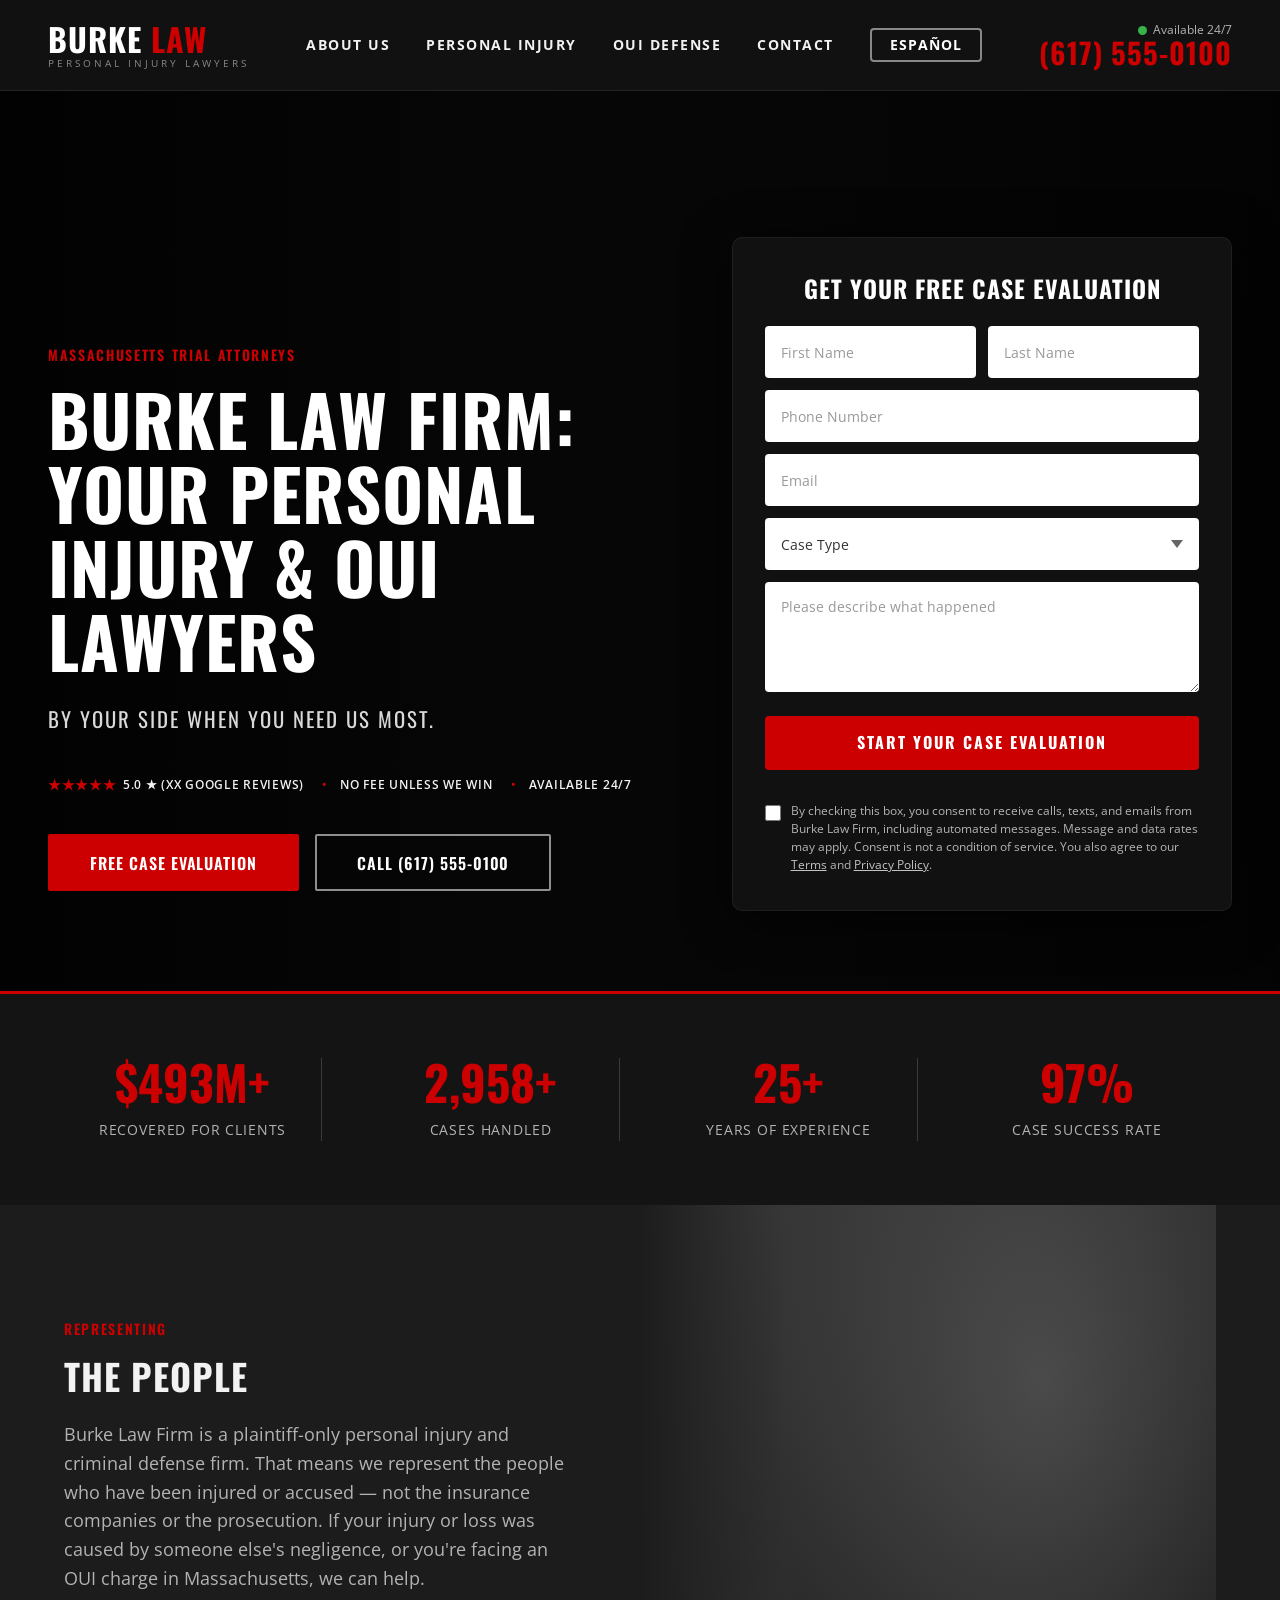
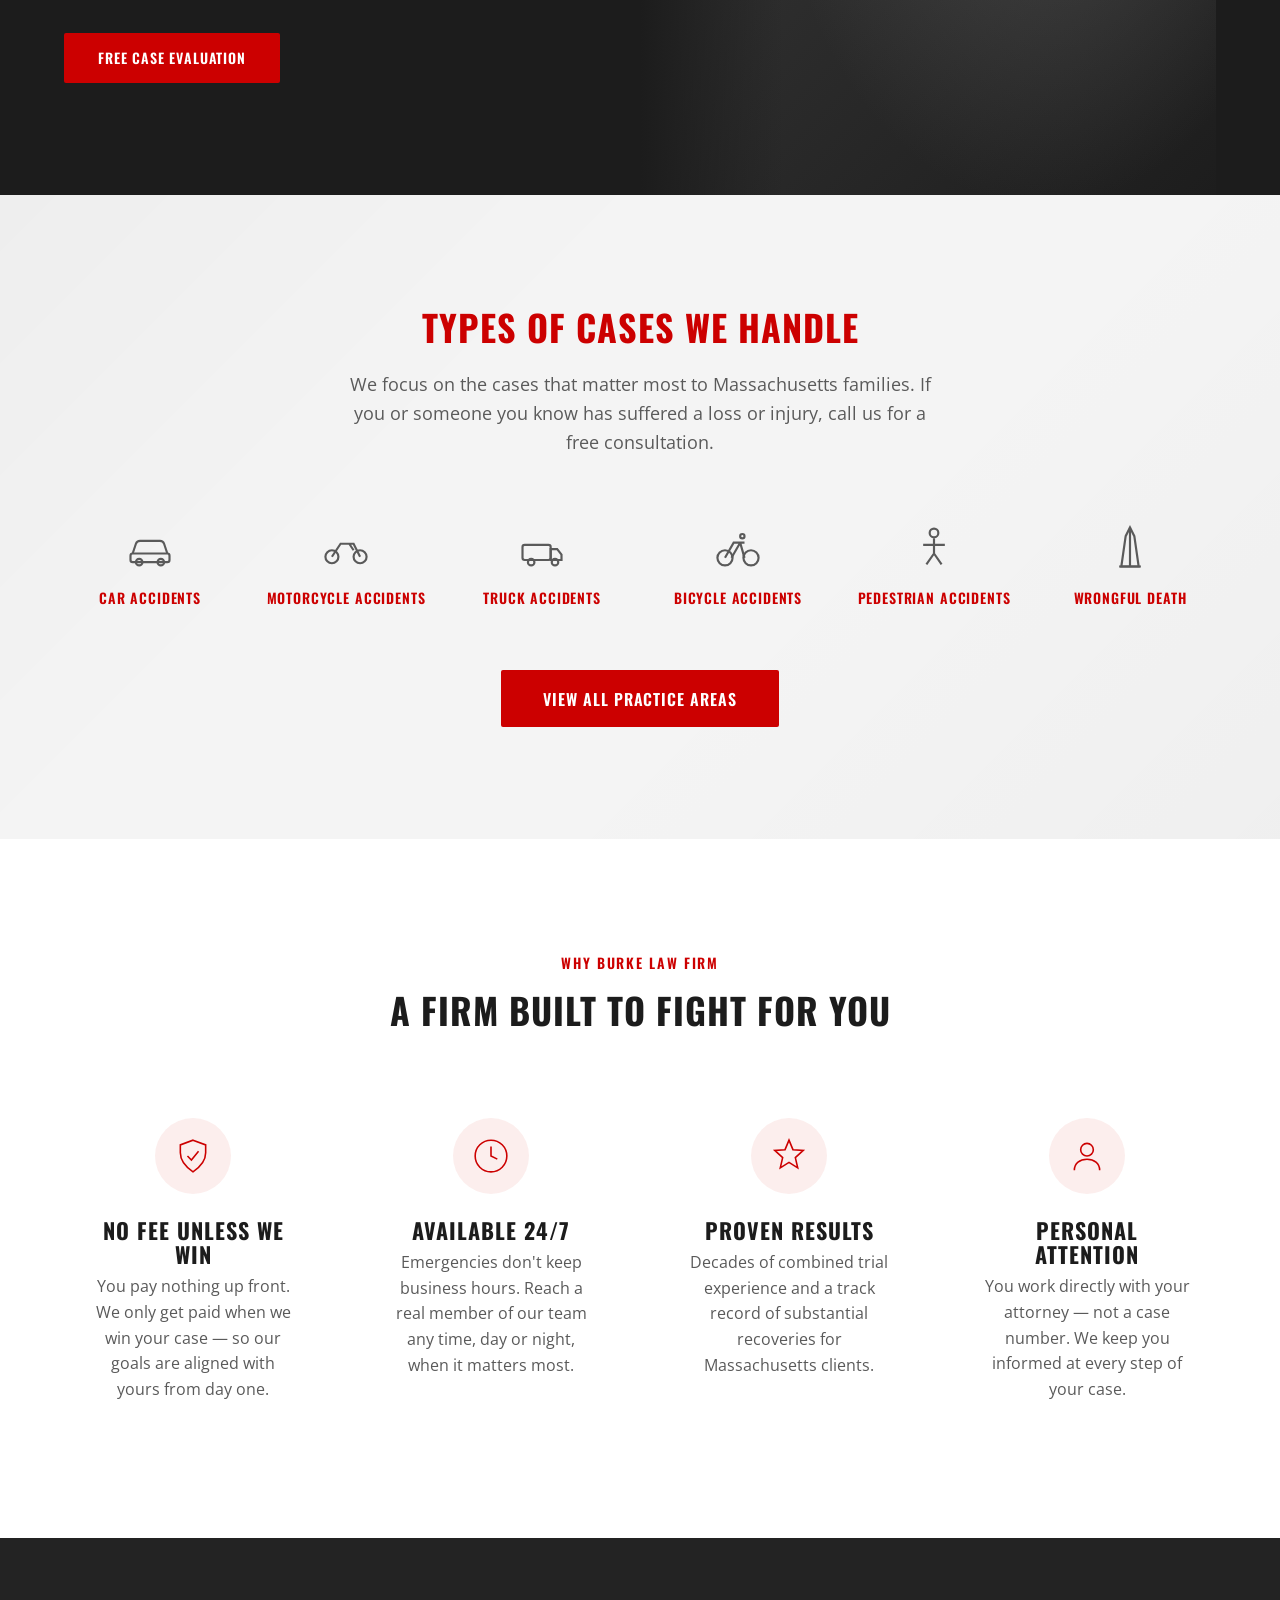
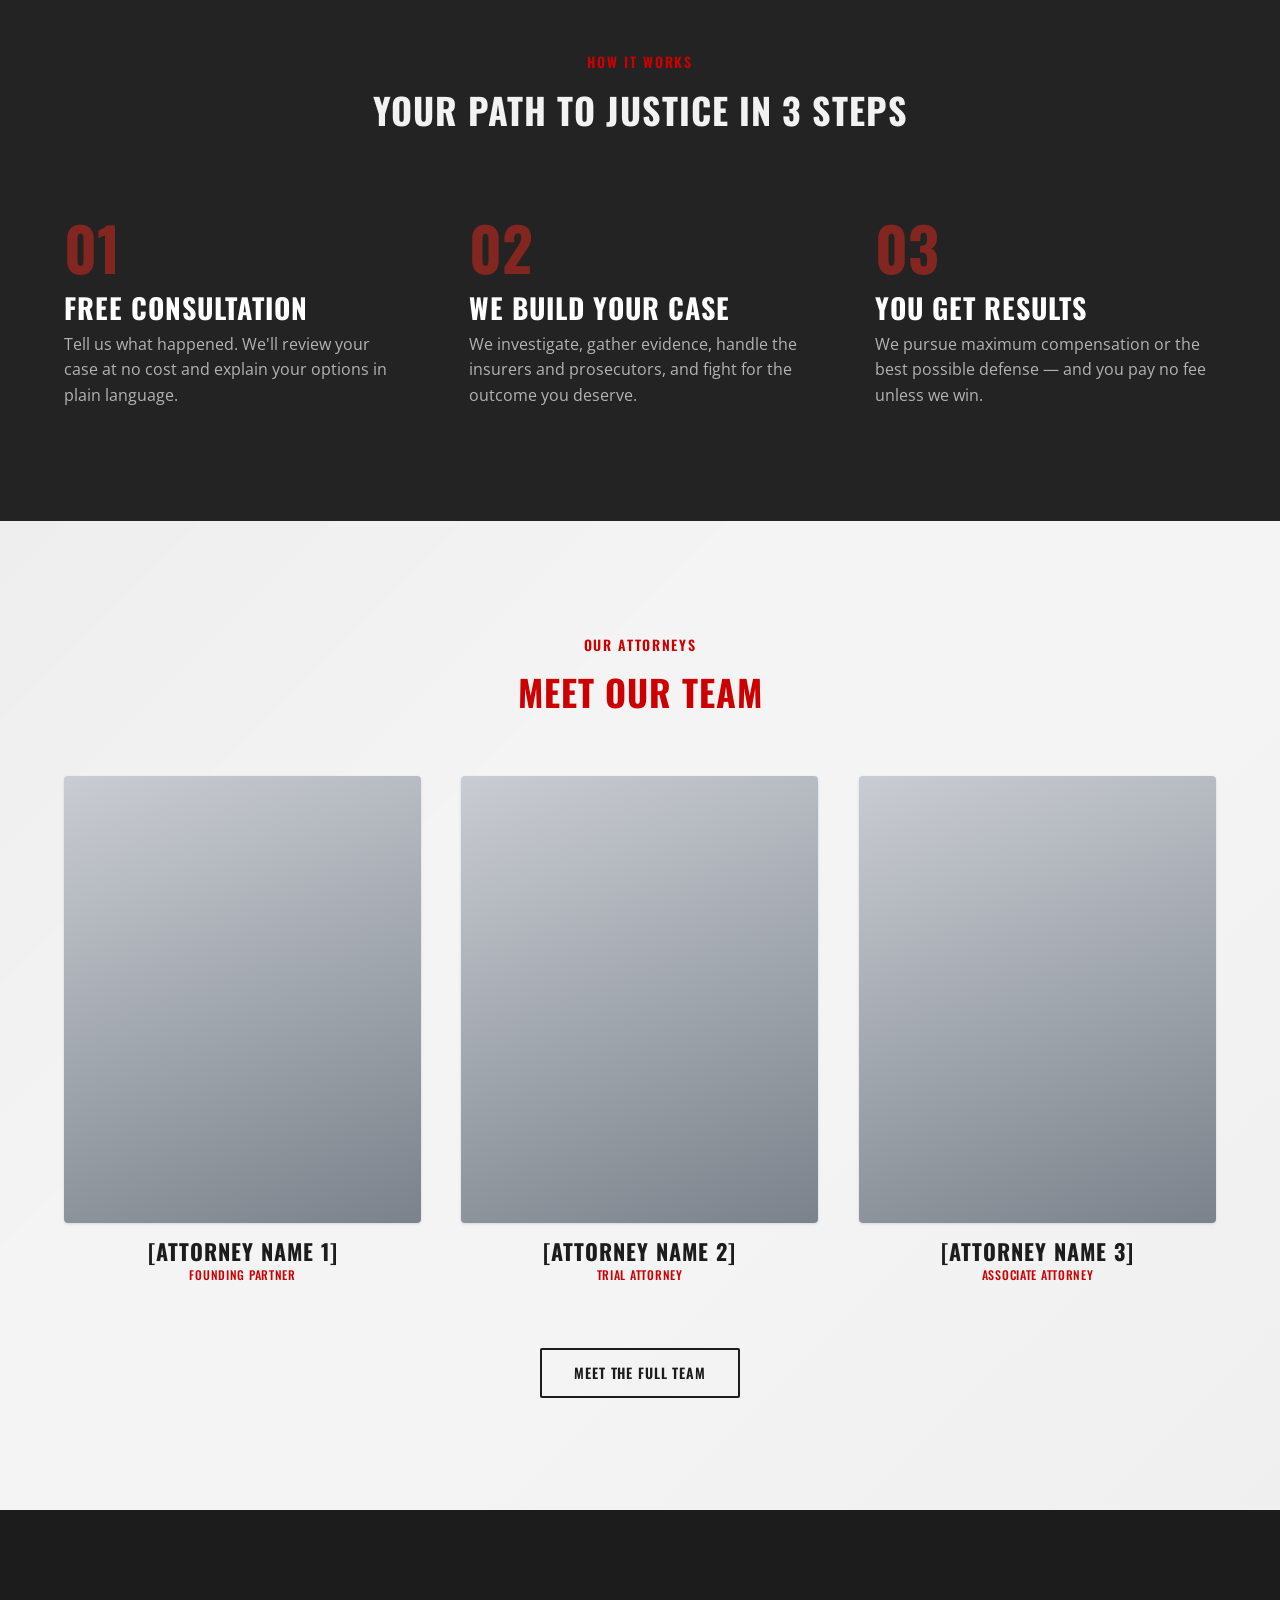
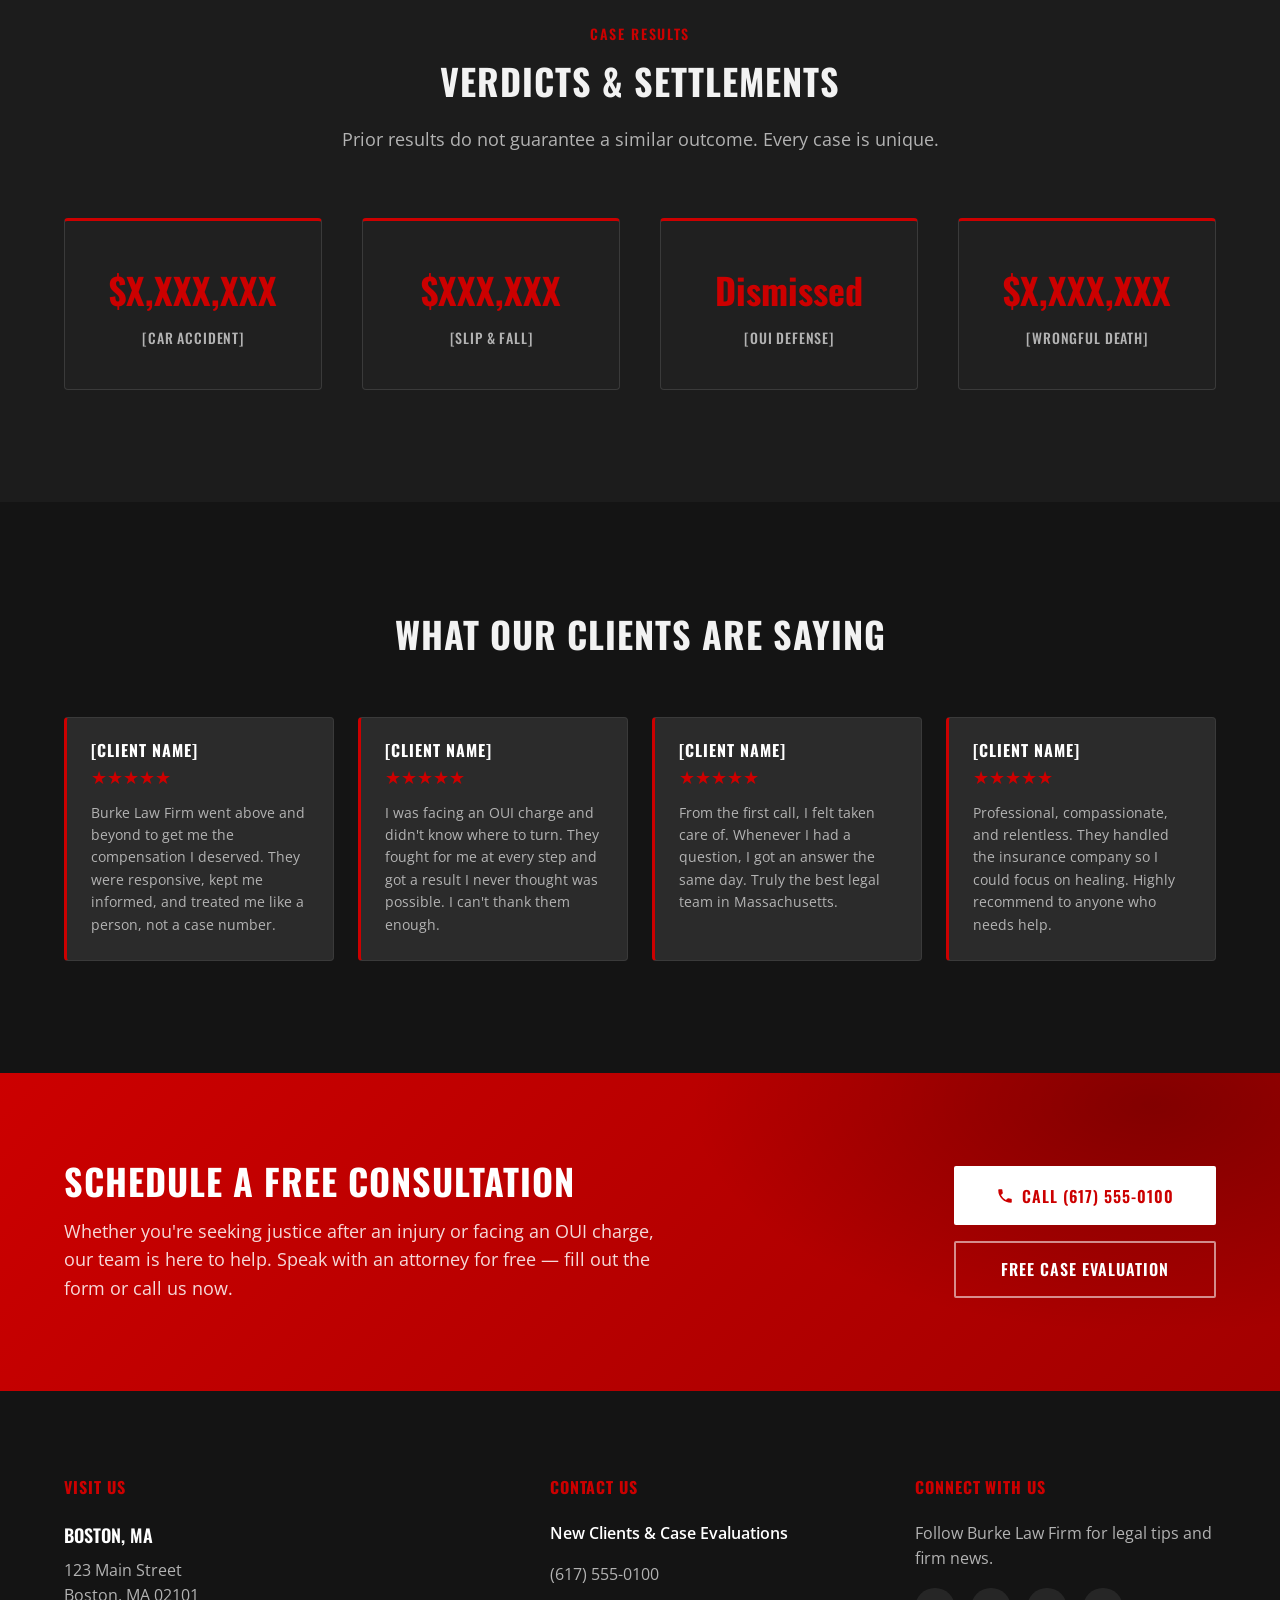
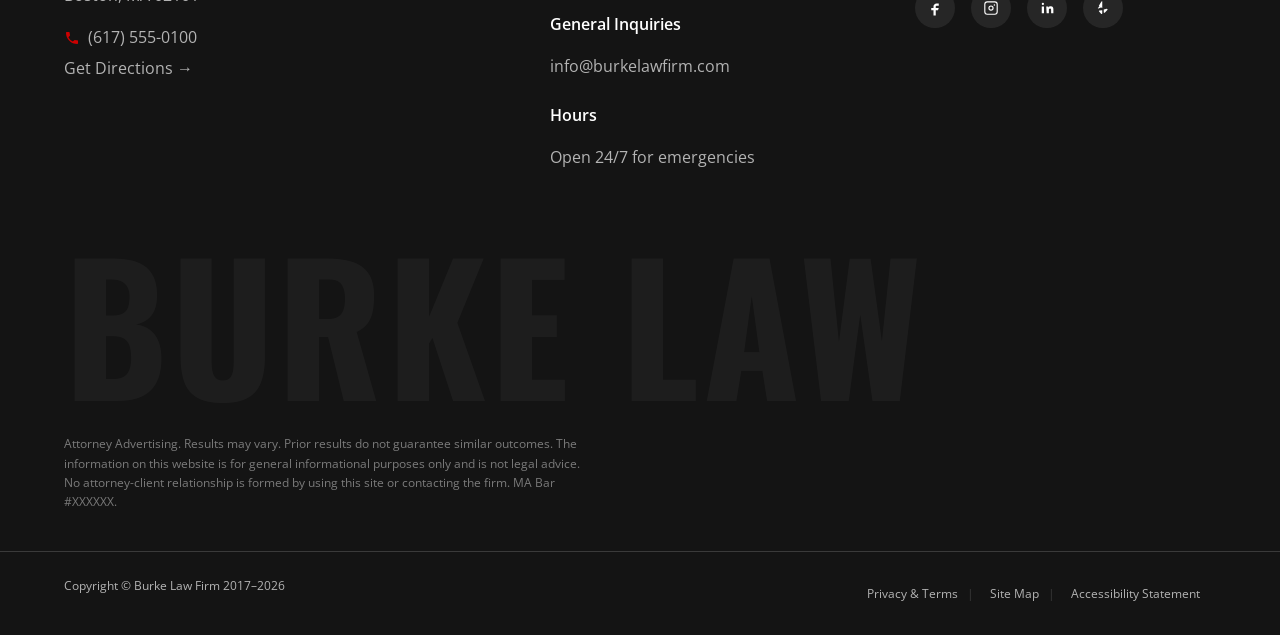
<file: index.html>
<!DOCTYPE html>
<html lang="en">
<head>
  <meta charset="UTF-8">
  <meta name="viewport" content="width=device-width, initial-scale=1">
  <title>Burke Law Firm | Massachusetts Personal Injury &amp; OUI Defense Lawyers</title>
  <meta name="description" content="Burke Law Firm represents injured people and those facing OUI charges across Massachusetts. Free consultation, no fee unless we win. Call (617) 555-0100 — available 24/7.">
  <link rel="canonical" href="https://www.burkelawfirm.com/">

  <!-- Open Graph -->
  <meta property="og:type" content="website">
  <meta property="og:title" content="Burke Law Firm | Massachusetts Personal Injury &amp; OUI Defense">
  <meta property="og:description" content="By your side when you need us most. Free case evaluation. No fee unless we win.">
  <meta property="og:image" content="assets/og-image.png">
  <meta property="og:url" content="https://www.burkelawfirm.com/">

  <!-- Fonts -->
  <link rel="preconnect" href="https://fonts.googleapis.com">
  <link rel="preconnect" href="https://fonts.gstatic.com" crossorigin>
  <link href="https://fonts.googleapis.com/css2?family=Oswald:wght@400;500;600;700&family=Open+Sans:wght@400;600;700&display=swap" rel="stylesheet">

  <link rel="stylesheet" href="css/styles.css">
</head>
<body>

  <!-- ============================ NAVBAR ============================ -->
  <header class="navbar" id="navbar">
    <div class="container">
      <a href="index.html" class="navbar__brand navbar-logo" aria-label="Burke Law Firm home">
        <span class="logo-main">Burke<span> Law</span></span>
        <span class="logo-sub">Personal Injury Lawyers</span>
      </a>

      <nav class="navbar__nav" id="primary-nav" aria-label="Primary">
        <a href="about.html" class="navbar__link">About Us</a>
        <a href="personal-injury.html" class="navbar__link">Personal Injury</a>
        <a href="oui-defense.html" class="navbar__link">OUI Defense</a>
        <a href="contact.html" class="navbar__link">Contact</a>
        <a href="contact.html" class="btn btn-secondary navbar__lang">Español</a>
      </nav>

      <div class="navbar__actions">
        <div class="navbar__availability">
          <span class="navbar__status"><span class="status-dot" aria-hidden="true"></span> Available 24/7</span>
          <a href="tel:+16175550100" class="navbar__phone">(617) 555-0100</a>
        </div>
        <button class="navbar__toggle" id="nav-toggle" aria-label="Open menu" aria-expanded="false" aria-controls="primary-nav">
          <span></span><span></span><span></span>
        </button>
      </div>
    </div>
  </header>

  <main>

    <!-- ============================ HERO ============================ -->
    <section class="hero" id="hero">
      <div class="hero-bg">
        <!-- REPLACE WITH REAL TEAM PHOTO: background-image: url('assets/hero-team.jpg') -->
      </div>
      <div class="container hero__inner">
        <div class="hero__content">
          <p class="section-eyebrow">Massachusetts Trial Attorneys</p>
          <h1 class="hero__title">Burke Law Firm:<br>Your Personal Injury &amp; OUI Lawyers</h1>
          <p class="hero__subtitle">By your side when you need us most.</p>
          <ul class="hero__trust">
            <li><span class="star-rating" aria-hidden="true">★★★★★</span> 5.0 ★ (XX Google reviews)</li>
            <li>No Fee Unless We Win</li>
            <li>Available 24/7</li>
          </ul>
          <div class="hero__actions btn-group">
            <a href="#consult-form" class="btn btn-primary btn-lg">Free Case Evaluation</a>
            <a href="tel:+16175550100" class="btn btn-secondary btn-lg">Call (617) 555-0100</a>
          </div>
        </div>

        <!-- Floating consultation form card -->
        <div class="hero__form" id="consult-form">
          <div class="form-card">
            <h3 class="form-card-title">GET YOUR FREE CASE EVALUATION</h3>
            <form class="consultation-form" novalidate>
              <div class="form-row-two">
                <div class="form-group">
                  <input type="text" name="first_name" placeholder="First Name" aria-label="First Name" required />
                </div>
                <div class="form-group">
                  <input type="text" name="last_name" placeholder="Last Name" aria-label="Last Name" required />
                </div>
              </div>
              <div class="form-group">
                <input type="tel" name="phone" placeholder="Phone Number" aria-label="Phone Number" required />
              </div>
              <div class="form-group">
                <input type="email" name="email" placeholder="Email" aria-label="Email" required />
              </div>
              <div class="form-group">
                <select name="case_type" aria-label="Case Type" required>
                  <option value="" disabled selected>Case Type</option>
                  <option value="personal-injury">Personal Injury</option>
                  <option value="car-accident">Car Accident</option>
                  <option value="slip-fall">Slip &amp; Fall</option>
                  <option value="wrongful-death">Wrongful Death</option>
                  <option value="oui-defense">OUI Defense</option>
                  <option value="other">Other</option>
                </select>
              </div>
              <div class="form-group">
                <textarea name="description" placeholder="Please describe what happened" rows="4" aria-label="Describe what happened" required></textarea>
              </div>
              <button type="submit" class="btn-form-submit">START YOUR CASE EVALUATION</button>
              <div class="form-consent">
                <input type="checkbox" id="consent" name="consent" />
                <label for="consent">
                  By checking this box, you consent to receive calls, texts, and emails from Burke Law Firm, including automated messages. Message and data rates may apply. Consent is not a condition of service. You also agree to our <a href="#">Terms</a> and <a href="#">Privacy Policy</a>.
                </label>
              </div>
            </form>
            <div class="form-success" role="status" aria-live="polite">
              <div class="form-success__icon" aria-hidden="true">✓</div>
              <h3>Thank you!</h3>
              <p>A member of our team will contact you within 2 hours. For urgent matters, call us now at <a href="tel:+16175550100">(617) 555-0100</a>.</p>
            </div>
          </div>
        </div>
      </div>
    </section>

    <!-- ============================ STATS / TRUST BAR ============================ -->
    <section class="bg-ink stats-bar">
      <div class="container">
        <ul class="stats-bar__grid">
          <li class="stat animate-on-scroll" data-delay="1">
            <span class="stat__number" data-target="500" data-prefix="$" data-suffix="M+">$0</span>
            <span class="stat__label">Recovered for Clients</span>
          </li>
          <li class="stat animate-on-scroll" data-delay="2">
            <span class="stat__number" data-target="3000" data-suffix="+">0</span>
            <span class="stat__label">Cases Handled</span>
          </li>
          <li class="stat animate-on-scroll" data-delay="3">
            <span class="stat__number" data-target="25" data-suffix="+">0</span>
            <span class="stat__label">Years of Experience</span>
          </li>
          <li class="stat animate-on-scroll" data-delay="4">
            <span class="stat__number" data-target="98" data-suffix="%">0</span>
            <span class="stat__label">Case Success Rate</span>
          </li>
        </ul>
      </div>
    </section>

    <!-- ============================ REPRESENTING THE PEOPLE ============================ -->
    <section class="bg-dark represent">
      <div class="container represent__inner">
        <div class="represent__content animate-on-scroll">
          <p class="section-eyebrow">Representing</p>
          <h2 class="section-heading">The People</h2>
          <p class="section-subheading">Burke Law Firm is a plaintiff-only personal injury and criminal defense firm. That means we represent the people who have been injured or accused — not the insurance companies or the prosecution. If your injury or loss was caused by someone else's negligence, or you're facing an OUI charge in Massachusetts, we can help.</p>
          <a href="contact.html" class="btn btn-primary mt-md">Free Case Evaluation</a>
        </div>
        <div class="represent__media" aria-hidden="true"></div>
      </div>
    </section>

    <!-- ============================ PRACTICE AREAS ============================ -->
    <section class="bg-textured section" id="practice-areas">
      <div class="container">
        <div class="section-header text-center">
          <h2 class="section-heading section-heading--red">Types of Cases We Handle</h2>
          <p class="section-subheading">We focus on the cases that matter most to Massachusetts families. If you or someone you know has suffered a loss or injury, call us for a free consultation.</p>
        </div>

        <div class="practice-grid">
          <a href="personal-injury.html" class="practice-item animate-on-scroll" data-delay="1">
            <span class="practice-item__icon" aria-hidden="true">
              <svg viewBox="0 0 48 48" fill="none" stroke="currentColor" stroke-width="2"><path d="M8 30l3-9a4 4 0 0 1 3.8-2.7h18.4A4 4 0 0 1 37 21l3 9"/><rect x="6" y="30" width="36" height="8" rx="2"/><circle cx="14" cy="38" r="3"/><circle cx="34" cy="38" r="3"/></svg>
            </span>
            <span class="practice-item__label">Car Accidents</span>
          </a>
          <a href="personal-injury.html" class="practice-item animate-on-scroll" data-delay="1">
            <span class="practice-item__icon" aria-hidden="true">
              <svg viewBox="0 0 48 48" fill="none" stroke="currentColor" stroke-width="2"><circle cx="11" cy="33" r="6"/><circle cx="37" cy="33" r="6"/><path d="M11 33l8-12h8l4 6m6 6l-6-12h-6"/></svg>
            </span>
            <span class="practice-item__label">Motorcycle Accidents</span>
          </a>
          <a href="personal-injury.html" class="practice-item animate-on-scroll" data-delay="2">
            <span class="practice-item__icon" aria-hidden="true">
              <svg viewBox="0 0 48 48" fill="none" stroke="currentColor" stroke-width="2"><rect x="6" y="22" width="26" height="14" rx="2"/><path d="M32 26h6l4 5v5h-10z"/><circle cx="14" cy="38" r="3"/><circle cx="36" cy="38" r="3"/></svg>
            </span>
            <span class="practice-item__label">Truck Accidents</span>
          </a>
          <a href="personal-injury.html" class="practice-item animate-on-scroll" data-delay="2">
            <span class="practice-item__icon" aria-hidden="true">
              <svg viewBox="0 0 48 48" fill="none" stroke="currentColor" stroke-width="2"><circle cx="12" cy="34" r="7"/><circle cx="36" cy="34" r="7"/><path d="M12 34l8-14h10m-12 14l8-14m0 0l4 14"/><circle cx="28" cy="14" r="2"/></svg>
            </span>
            <span class="practice-item__label">Bicycle Accidents</span>
          </a>
          <a href="personal-injury.html" class="practice-item animate-on-scroll" data-delay="3">
            <span class="practice-item__icon" aria-hidden="true">
              <svg viewBox="0 0 48 48" fill="none" stroke="currentColor" stroke-width="2"><circle cx="24" cy="11" r="4"/><path d="M24 16v14m0 0l-7 10m7-10l7 10M14 22h20"/></svg>
            </span>
            <span class="practice-item__label">Pedestrian Accidents</span>
          </a>
          <a href="personal-injury.html" class="practice-item animate-on-scroll" data-delay="3">
            <span class="practice-item__icon" aria-hidden="true">
              <svg viewBox="0 0 48 48" fill="none" stroke="currentColor" stroke-width="2"><path d="M24 6l4 8 4 28H16l4-28z"/><path d="M14 42h20"/><path d="M24 6v36"/></svg>
            </span>
            <span class="practice-item__label">Wrongful Death</span>
          </a>
        </div>

        <div class="text-center mt-xl">
          <a href="personal-injury.html" class="btn btn-primary btn-lg">View All Practice Areas</a>
        </div>
      </div>
    </section>

    <!-- ============================ WHY CHOOSE US ============================ -->
    <section class="bg-white section" id="why-us">
      <div class="container">
        <div class="section-header text-center">
          <p class="section-eyebrow">Why Burke Law Firm</p>
          <h2 class="section-heading">A Firm Built to Fight for You</h2>
        </div>
        <div class="why-grid">
          <div class="why-item animate-on-scroll" data-delay="1">
            <div class="why-item__icon" aria-hidden="true">
              <svg viewBox="0 0 48 48" fill="none" stroke="currentColor" stroke-width="2"><path d="M24 4l16 6v10c0 11-7 18-16 24-9-6-16-13-16-24V10z"/><path d="M17 24l5 5 9-11"/></svg>
            </div>
            <h3 class="why-item__title">No Fee Unless We Win</h3>
            <p>You pay nothing up front. We only get paid when we win your case — so our goals are aligned with yours from day one.</p>
          </div>
          <div class="why-item animate-on-scroll" data-delay="2">
            <div class="why-item__icon" aria-hidden="true">
              <svg viewBox="0 0 48 48" fill="none" stroke="currentColor" stroke-width="2"><circle cx="24" cy="24" r="20"/><path d="M24 12v12l8 4"/></svg>
            </div>
            <h3 class="why-item__title">Available 24/7</h3>
            <p>Emergencies don't keep business hours. Reach a real member of our team any time, day or night, when it matters most.</p>
          </div>
          <div class="why-item animate-on-scroll" data-delay="3">
            <div class="why-item__icon" aria-hidden="true">
              <svg viewBox="0 0 48 48" fill="none" stroke="currentColor" stroke-width="2"><path d="M24 4l5 12 13 1-10 9 3 13-11-7-11 7 3-13L6 17l13-1z"/></svg>
            </div>
            <h3 class="why-item__title">Proven Results</h3>
            <p>Decades of combined trial experience and a track record of substantial recoveries for Massachusetts clients.</p>
          </div>
          <div class="why-item animate-on-scroll" data-delay="4">
            <div class="why-item__icon" aria-hidden="true">
              <svg viewBox="0 0 48 48" fill="none" stroke="currentColor" stroke-width="2"><circle cx="24" cy="16" r="8"/><path d="M8 42c0-9 7-14 16-14s16 5 16 14"/></svg>
            </div>
            <h3 class="why-item__title">Personal Attention</h3>
            <p>You work directly with your attorney — not a case number. We keep you informed at every step of your case.</p>
          </div>
        </div>
      </div>
    </section>

    <!-- ============================ HOW IT WORKS ============================ -->
    <section class="bg-dark-2 section" id="process">
      <div class="container">
        <div class="section-header text-center">
          <p class="section-eyebrow">How It Works</p>
          <h2 class="section-heading">Your Path to Justice in 3 Steps</h2>
        </div>
        <div class="process-grid">
          <div class="process-step animate-on-scroll" data-delay="1">
            <span class="process-step__num">01</span>
            <h3 class="process-step__title">Free Consultation</h3>
            <p>Tell us what happened. We'll review your case at no cost and explain your options in plain language.</p>
          </div>
          <div class="process-step animate-on-scroll" data-delay="2">
            <span class="process-step__num">02</span>
            <h3 class="process-step__title">We Build Your Case</h3>
            <p>We investigate, gather evidence, handle the insurers and prosecutors, and fight for the outcome you deserve.</p>
          </div>
          <div class="process-step animate-on-scroll" data-delay="3">
            <span class="process-step__num">03</span>
            <h3 class="process-step__title">You Get Results</h3>
            <p>We pursue maximum compensation or the best possible defense — and you pay no fee unless we win.</p>
          </div>
        </div>
      </div>
    </section>

    <!-- ============================ MEET OUR TEAM ============================ -->
    <section class="bg-textured section" id="team">
      <div class="container">
        <div class="section-header text-center">
          <p class="section-eyebrow">Our Attorneys</p>
          <h2 class="section-heading section-heading--red">Meet Our Team</h2>
        </div>
        <div class="team-grid">
          <article class="team-card animate-on-scroll" data-delay="1">
            <div class="team-card__photo" aria-hidden="true"></div>
            <h3 class="team-card__name">[Attorney Name 1]</h3>
            <p class="team-card__title">Founding Partner</p>
          </article>
          <article class="team-card animate-on-scroll" data-delay="2">
            <div class="team-card__photo" aria-hidden="true"></div>
            <h3 class="team-card__name">[Attorney Name 2]</h3>
            <p class="team-card__title">Trial Attorney</p>
          </article>
          <article class="team-card animate-on-scroll" data-delay="3">
            <div class="team-card__photo" aria-hidden="true"></div>
            <h3 class="team-card__name">[Attorney Name 3]</h3>
            <p class="team-card__title">Associate Attorney</p>
          </article>
        </div>
        <div class="text-center mt-xl">
          <a href="about.html" class="btn btn-outline-dark">Meet the Full Team</a>
        </div>
      </div>
    </section>

    <!-- ============================ CASE RESULTS ============================ -->
    <section class="bg-dark section" id="results">
      <div class="container">
        <div class="section-header text-center">
          <p class="section-eyebrow">Case Results</p>
          <h2 class="section-heading">Verdicts &amp; Settlements</h2>
          <p class="section-subheading">Prior results do not guarantee a similar outcome. Every case is unique.</p>
        </div>
        <div class="results-grid">
          <article class="result-card animate-on-scroll" data-delay="1">
            <p class="result-card__amount">$X,XXX,XXX</p>
            <p class="result-card__type">[Car Accident]</p>
          </article>
          <article class="result-card animate-on-scroll" data-delay="2">
            <p class="result-card__amount">$XXX,XXX</p>
            <p class="result-card__type">[Slip &amp; Fall]</p>
          </article>
          <article class="result-card animate-on-scroll" data-delay="3">
            <p class="result-card__amount">Dismissed</p>
            <p class="result-card__type">[OUI Defense]</p>
          </article>
          <article class="result-card animate-on-scroll" data-delay="4">
            <p class="result-card__amount">$X,XXX,XXX</p>
            <p class="result-card__type">[Wrongful Death]</p>
          </article>
        </div>
      </div>
    </section>

    <!-- ============================ TESTIMONIALS ============================ -->
    <section class="bg-ink section" id="testimonials">
      <div class="container">
        <div class="section-header text-center">
          <h2 class="section-heading">What Our Clients Are Saying</h2>
        </div>
        <div class="testimonial-grid">
          <article class="card card--dark testimonial animate-on-scroll" data-delay="1">
            <h3 class="testimonial__name">[Client Name]</h3>
            <span class="star-rating" aria-label="5 out of 5 stars">★★★★★</span>
            <p class="testimonial__quote card-text">Burke Law Firm went above and beyond to get me the compensation I deserved. They were responsive, kept me informed, and treated me like a person, not a case number.</p>
          </article>
          <article class="card card--dark testimonial animate-on-scroll" data-delay="2">
            <h3 class="testimonial__name">[Client Name]</h3>
            <span class="star-rating" aria-label="5 out of 5 stars">★★★★★</span>
            <p class="testimonial__quote card-text">I was facing an OUI charge and didn't know where to turn. They fought for me at every step and got a result I never thought was possible. I can't thank them enough.</p>
          </article>
          <article class="card card--dark testimonial animate-on-scroll" data-delay="3">
            <h3 class="testimonial__name">[Client Name]</h3>
            <span class="star-rating" aria-label="5 out of 5 stars">★★★★★</span>
            <p class="testimonial__quote card-text">From the first call, I felt taken care of. Whenever I had a question, I got an answer the same day. Truly the best legal team in Massachusetts.</p>
          </article>
          <article class="card card--dark testimonial animate-on-scroll" data-delay="4">
            <h3 class="testimonial__name">[Client Name]</h3>
            <span class="star-rating" aria-label="5 out of 5 stars">★★★★★</span>
            <p class="testimonial__quote card-text">Professional, compassionate, and relentless. They handled the insurance company so I could focus on healing. Highly recommend to anyone who needs help.</p>
          </article>
        </div>
      </div>
    </section>

    <!-- ============================ CTA BAND ============================ -->
    <section class="cta-band">
      <div class="cta-band__overlay"></div>
      <div class="container cta-band__inner animate-on-scroll">
        <div class="cta-band__content">
          <h2 class="section-heading">Schedule a Free Consultation</h2>
          <p class="section-subheading">Whether you're seeking justice after an injury or facing an OUI charge, our team is here to help. Speak with an attorney for free — fill out the form or call us now.</p>
        </div>
        <div class="cta-band__action">
          <a href="tel:+16175550100" class="btn btn-primary btn-lg">
            <svg viewBox="0 0 24 24" width="18" height="18" fill="currentColor" aria-hidden="true"><path d="M6.6 10.8a15.5 15.5 0 006.6 6.6l2.2-2.2a1 1 0 011-.24 11.4 11.4 0 003.6.57 1 1 0 011 1V20a1 1 0 01-1 1A17 17 0 013 4a1 1 0 011-1h3.5a1 1 0 011 1 11.4 11.4 0 00.57 3.6 1 1 0 01-.24 1z"/></svg>
            Call (617) 555-0100
          </a>
          <a href="contact.html" class="btn btn-secondary btn-lg">Free Case Evaluation</a>
        </div>
      </div>
    </section>

  </main>

  <!-- ============================ FOOTER ============================ -->
  <footer class="footer">
    <div class="container">
      <div class="footer__grid">
        <div>
          <h2 class="footer__col-title">Visit Us</h2>
          <div class="footer__office">
            <p class="footer__office-name">Boston, MA</p>
            <p>123 Main Street<br>Boston, MA 02101</p>
            <p class="footer__line">
              <svg viewBox="0 0 24 24" width="16" height="16" fill="var(--color-red)" aria-hidden="true"><path d="M6.6 10.8a15.5 15.5 0 006.6 6.6l2.2-2.2a1 1 0 011-.24 11.4 11.4 0 003.6.57 1 1 0 011 1V20a1 1 0 01-1 1A17 17 0 013 4a1 1 0 011-1h3.5a1 1 0 011 1 11.4 11.4 0 00.57 3.6 1 1 0 01-.24 1z"/></svg>
              <a href="tel:+16175550100">(617) 555-0100</a>
            </p>
            <p><a href="https://maps.google.com" target="_blank" rel="noopener">Get Directions →</a></p>
          </div>
        </div>

        <div>
          <h2 class="footer__col-title">Contact Us</h2>
          <div class="footer__contact-group">
            <p class="footer__contact-label">New Clients &amp; Case Evaluations</p>
            <p><a href="tel:+16175550100">(617) 555-0100</a></p>
          </div>
          <div class="footer__contact-group">
            <p class="footer__contact-label">General Inquiries</p>
            <p><a href="mailto:info@burkelawfirm.com">info@burkelawfirm.com</a></p>
          </div>
          <div class="footer__contact-group">
            <p class="footer__contact-label">Hours</p>
            <p>Open 24/7 for emergencies</p>
          </div>
        </div>

        <div>
          <h2 class="footer__col-title">Connect With Us</h2>
          <p>Follow Burke Law Firm for legal tips and firm news.</p>
          <div class="footer__social">
            <a href="#" aria-label="Facebook"><svg viewBox="0 0 24 24" width="18" height="18" fill="currentColor"><path d="M14 9h3V6h-3c-2.2 0-4 1.8-4 4v2H7v3h3v7h3v-7h3l1-3h-4v-2a1 1 0 011-1z"/></svg></a>
            <a href="#" aria-label="Instagram"><svg viewBox="0 0 24 24" width="18" height="18" fill="currentColor"><path d="M12 8.5A3.5 3.5 0 1012 15.5 3.5 3.5 0 0012 8.5zm0 5.5a2 2 0 110-4 2 2 0 010 4zm4.5-7a1 1 0 100 2 1 1 0 000-2zM17 3H7a4 4 0 00-4 4v10a4 4 0 004 4h10a4 4 0 004-4V7a4 4 0 00-4-4zm2.5 14a2.5 2.5 0 01-2.5 2.5H7A2.5 2.5 0 014.5 17V7A2.5 2.5 0 017 4.5h10A2.5 2.5 0 0119.5 7z"/></svg></a>
            <a href="#" aria-label="LinkedIn"><svg viewBox="0 0 24 24" width="18" height="18" fill="currentColor"><path d="M6.5 8A1.5 1.5 0 116.5 5 1.5 1.5 0 016.5 8zM5 10h3v9H5zm6 0h2.8v1.3h.04A3.1 3.1 0 0117 9.7c3 0 3.5 1.9 3.5 4.4V19h-3v-4c0-1 0-2.2-1.4-2.2s-1.6 1-1.6 2.1V19h-3z"/></svg></a>
            <a href="#" aria-label="Yelp"><svg viewBox="0 0 24 24" width="18" height="18" fill="currentColor"><path d="M11 3v9l-4-2a1 1 0 01-.3-1.5l3-5A1 1 0 0111 3zm2 11l4-1a1 1 0 01.8 1.7l-3.5 3.6A1 1 0 0113 18zm-2 1v4a1 1 0 01-1.6.8l-2.6-3a1 1 0 01.5-1.6zm-1-4l-4 1.5A1 1 0 015 12l3-2.5a1 1 0 011.6.4z"/></svg></a>
          </div>
        </div>
      </div>

      <div class="footer__watermark" aria-hidden="true">Burke Law</div>

      <p class="footer__legal">Attorney Advertising. Results may vary. Prior results do not guarantee similar outcomes. The information on this website is for general informational purposes only and is not legal advice. No attorney-client relationship is formed by using this site or contacting the firm. MA Bar #XXXXXX.</p>
    </div>

    <div class="footer__bottom">
      <div class="container">
        <p>Copyright © Burke Law Firm 2017–2026</p>
        <ul class="footer__bottom-links">
          <li><a href="#">Privacy &amp; Terms</a></li>
          <li><a href="#">Site Map</a></li>
          <li><a href="#">Accessibility Statement</a></li>
        </ul>
      </div>
    </div>
  </footer>

  <!-- ============================ MOBILE STICKY CTA ============================ -->
  <nav class="mobile-cta" aria-label="Quick contact">
    <a href="tel:+16175550100" class="mobile-cta__call">
      <svg viewBox="0 0 24 24" width="16" height="16" fill="currentColor" aria-hidden="true"><path d="M6.6 10.8a15.5 15.5 0 006.6 6.6l2.2-2.2a1 1 0 011-.24 11.4 11.4 0 003.6.57 1 1 0 011 1V20a1 1 0 01-1 1A17 17 0 013 4a1 1 0 011-1h3.5a1 1 0 011 1 11.4 11.4 0 00.57 3.6 1 1 0 01-.24 1z"/></svg>
      Call Now
    </a>
    <a href="contact.html" class="mobile-cta__consult">Free Consult</a>
  </nav>

  <script src="js/main.js" defer></script>
</body>
</html>
</file>
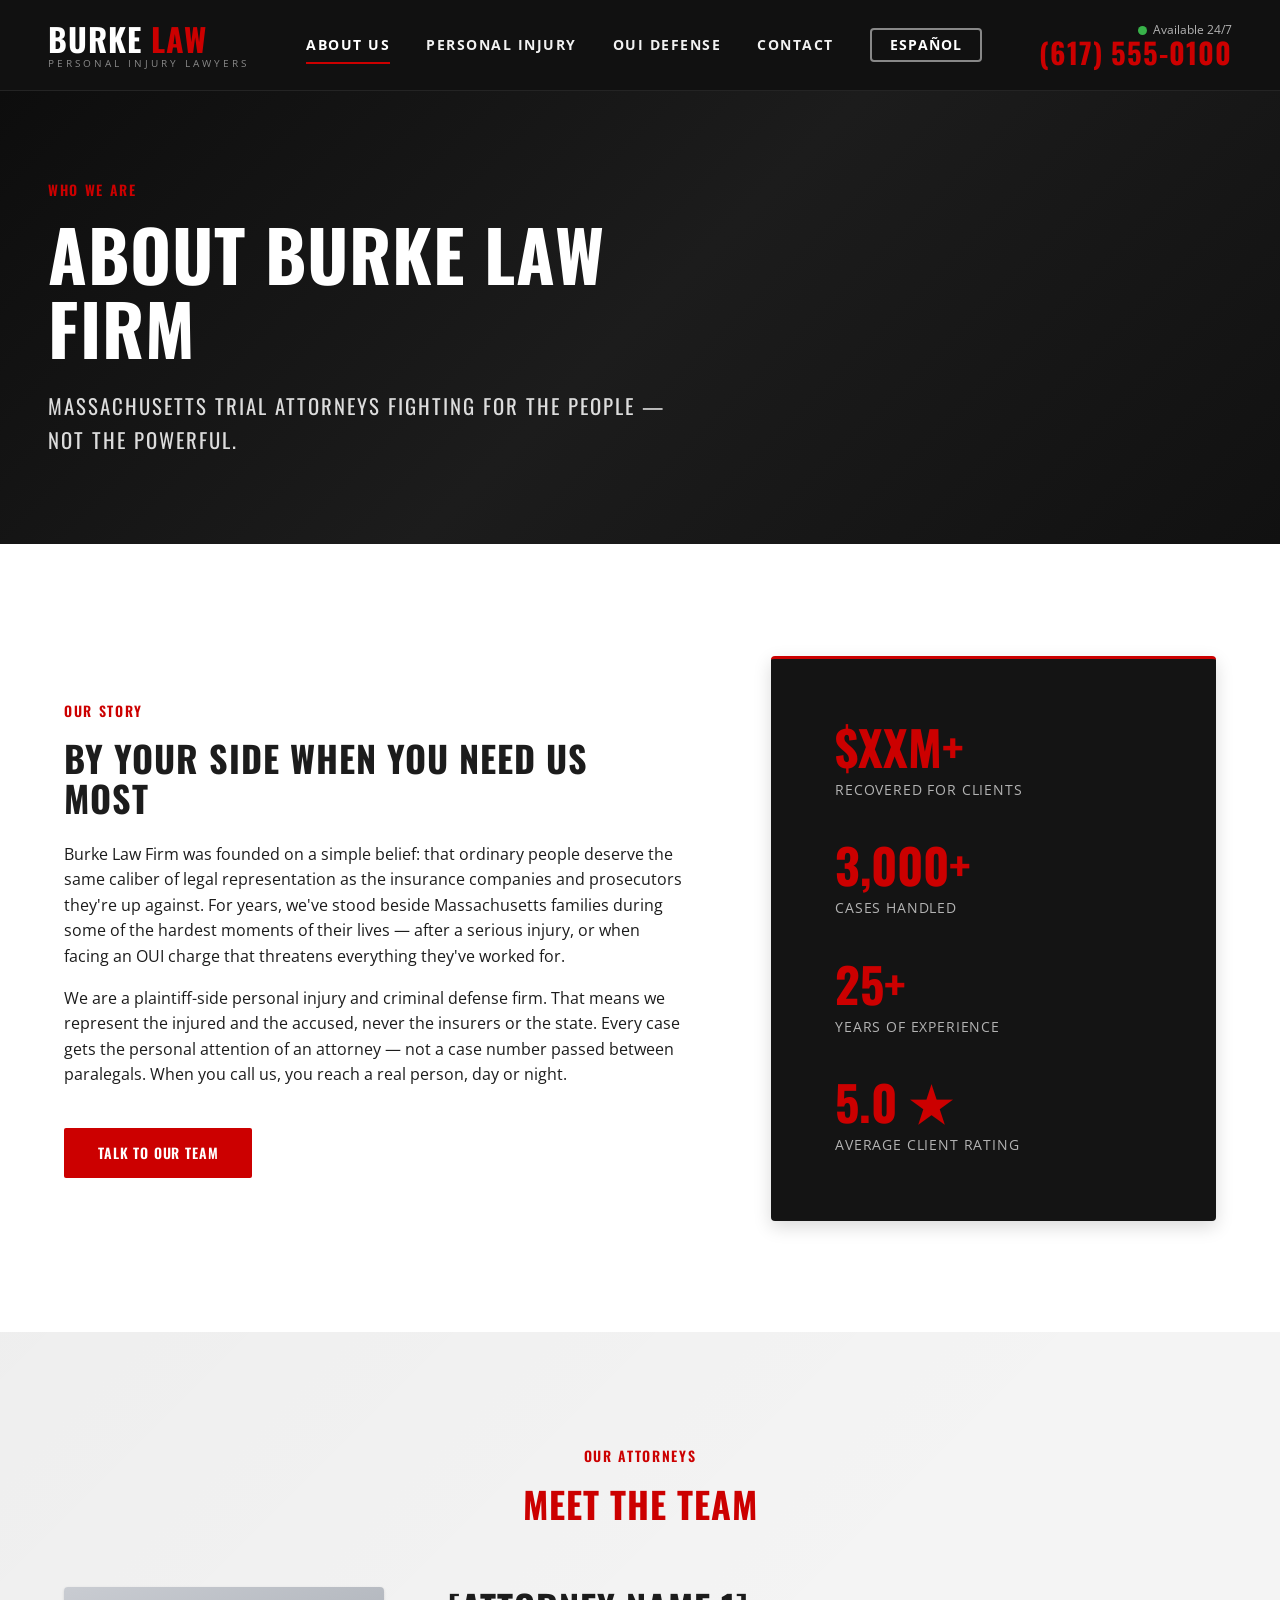
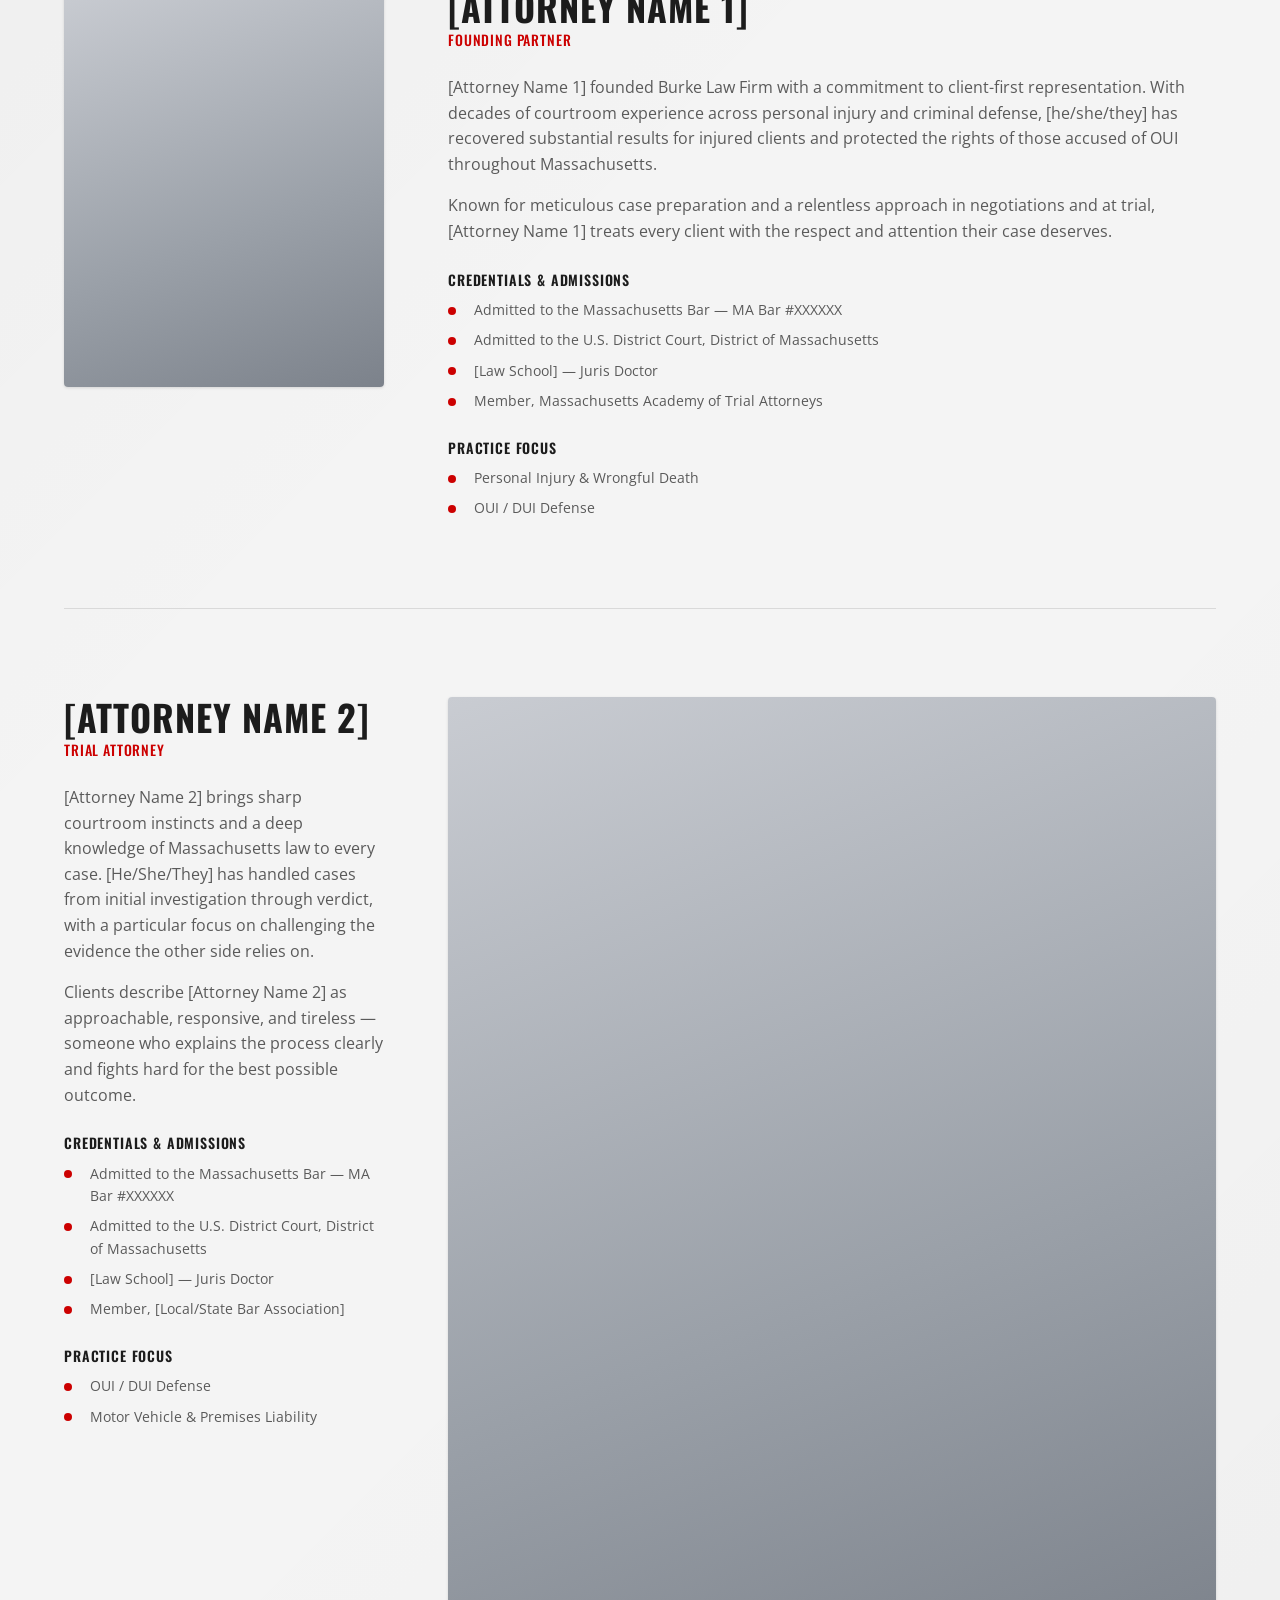
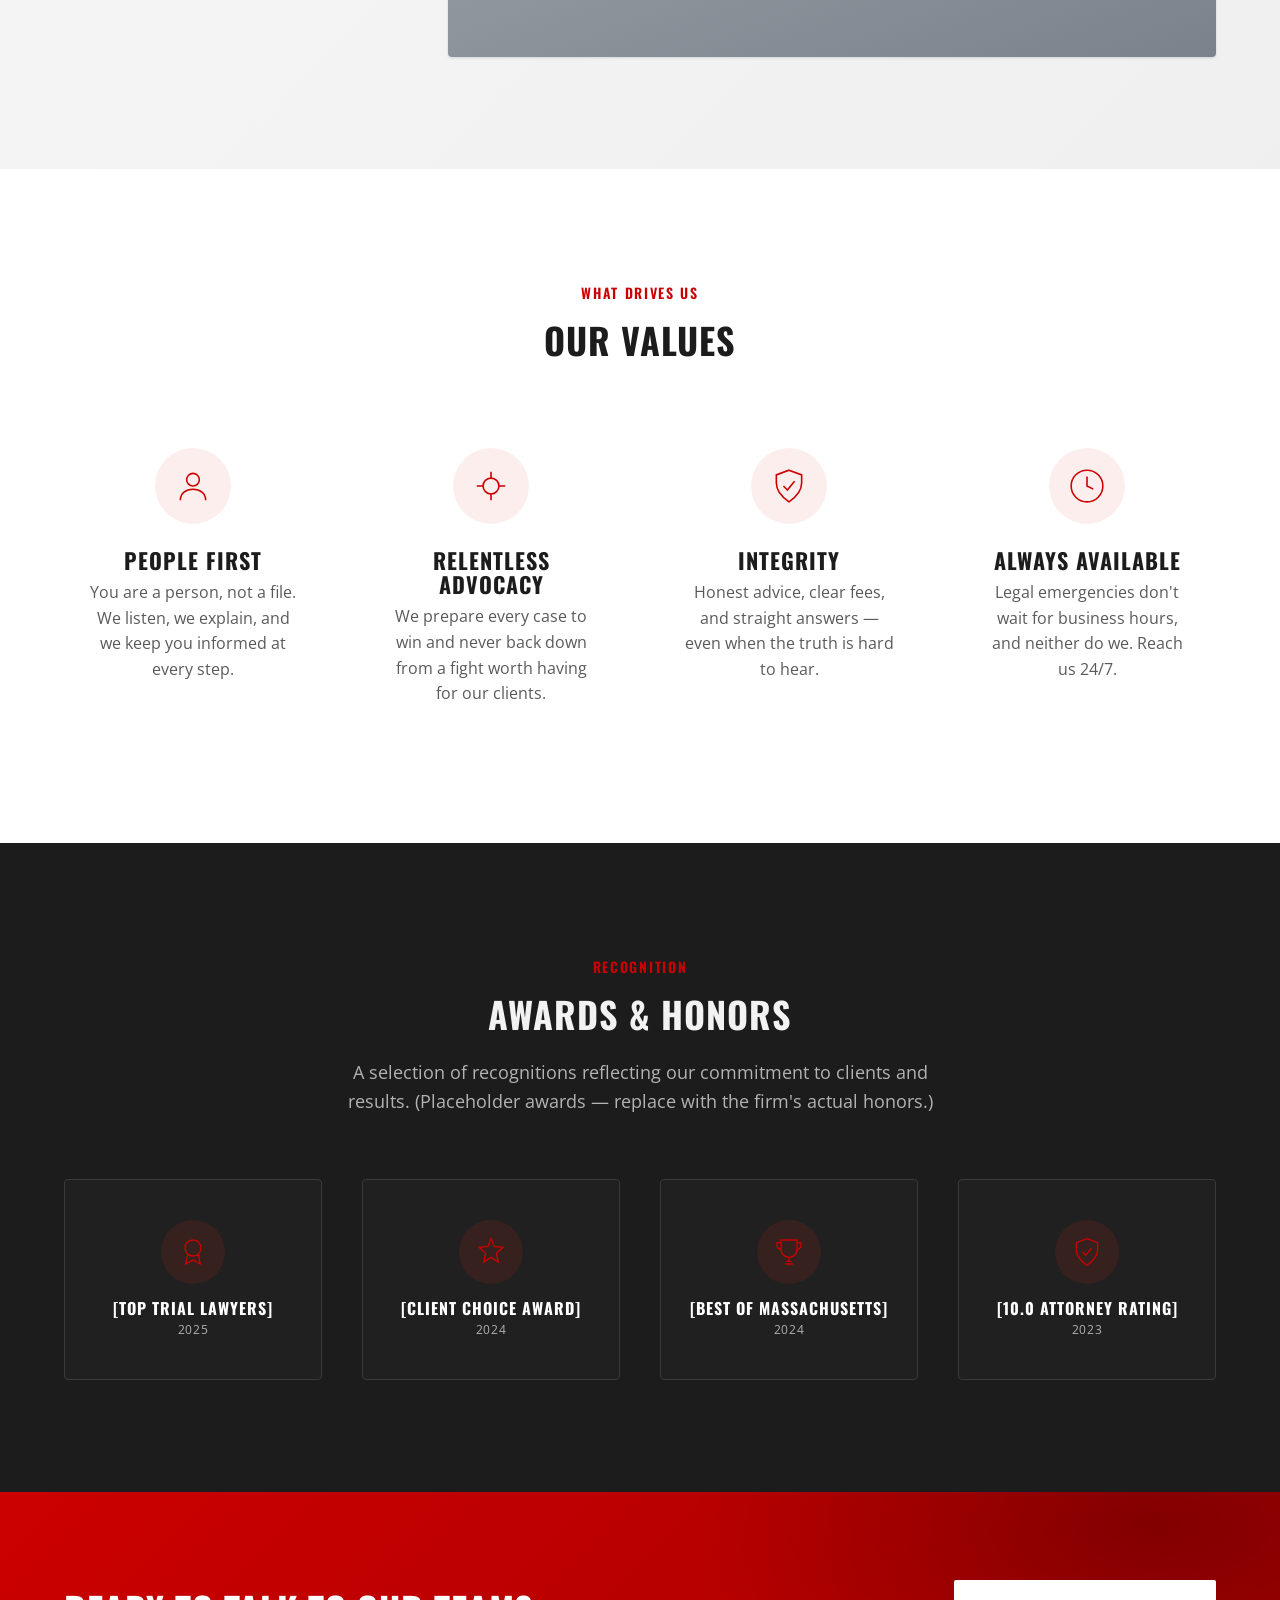
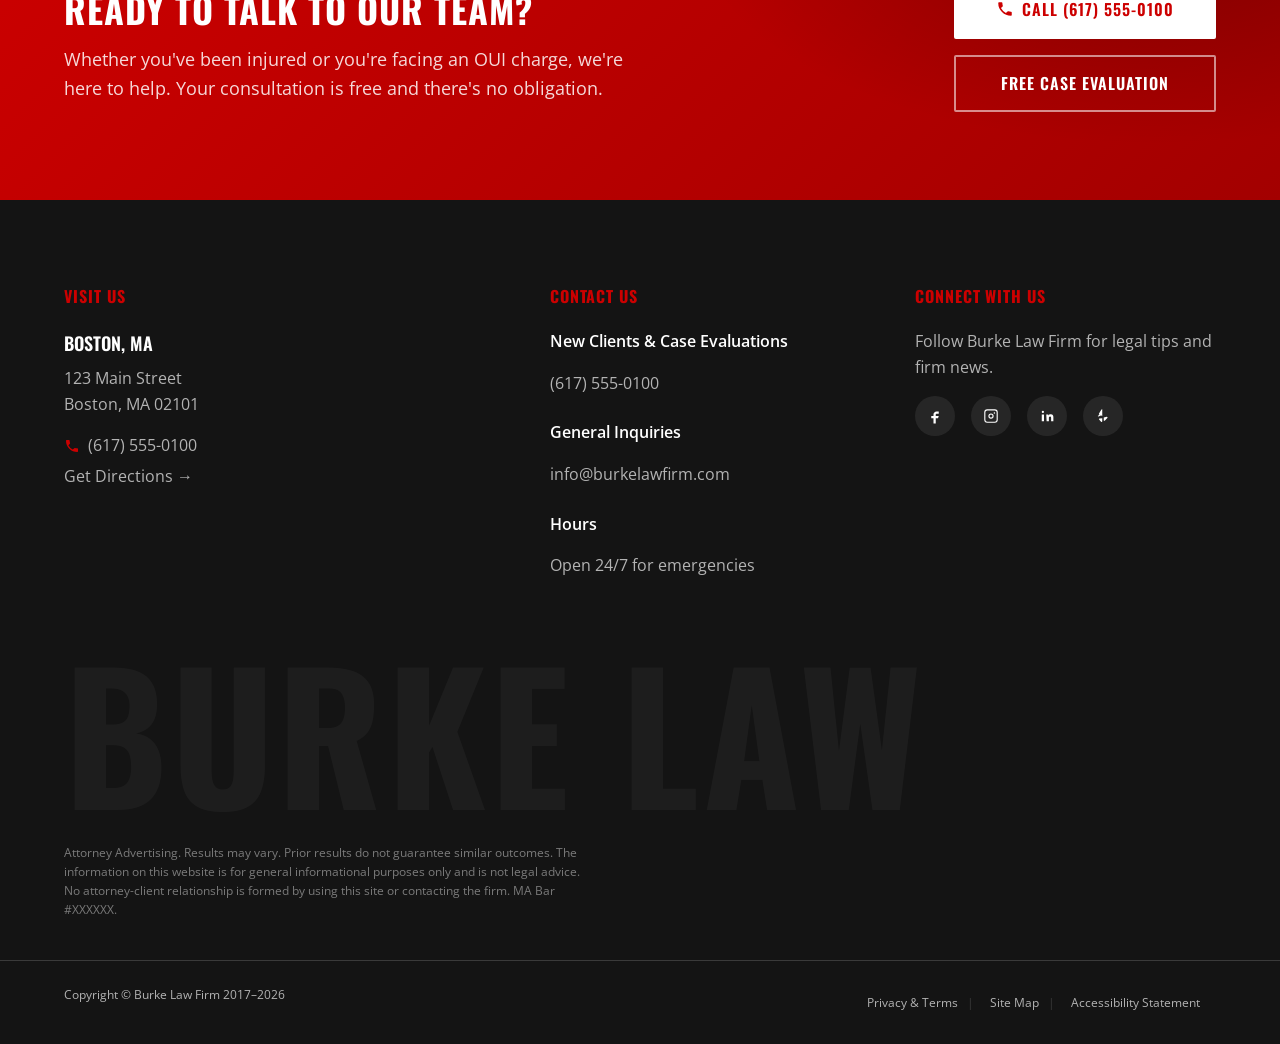
<file: about.html>
<!DOCTYPE html>
<html lang="en">
<head>
  <meta charset="UTF-8">
  <meta name="viewport" content="width=device-width, initial-scale=1">
  <title>About Burke Law Firm | Massachusetts Trial Attorneys</title>
  <meta name="description" content="Meet Burke Law Firm — Massachusetts trial attorneys representing injured people and those facing OUI charges. Learn our story, our values, and our team.">
  <link rel="canonical" href="https://www.burkelawfirm.com/about.html">

  <!-- Open Graph -->
  <meta property="og:type" content="website">
  <meta property="og:title" content="About Burke Law Firm | Massachusetts Trial Attorneys">
  <meta property="og:description" content="Our story, our values, and our team of Massachusetts trial attorneys. Free consultation. No fee unless we win.">
  <meta property="og:image" content="assets/og-image.png">
  <meta property="og:url" content="https://www.burkelawfirm.com/about.html">

  <!-- Fonts -->
  <link rel="preconnect" href="https://fonts.googleapis.com">
  <link rel="preconnect" href="https://fonts.gstatic.com" crossorigin>
  <link href="https://fonts.googleapis.com/css2?family=Oswald:wght@400;500;600;700&family=Open+Sans:wght@400;600;700&display=swap" rel="stylesheet">

  <link rel="stylesheet" href="css/styles.css">
</head>
<body>

  <!-- ============================ NAVBAR ============================ -->
  <header class="navbar" id="navbar">
    <div class="container">
      <a href="index.html" class="navbar__brand navbar-logo" aria-label="Burke Law Firm home">
        <span class="logo-main">Burke<span> Law</span></span>
        <span class="logo-sub">Personal Injury Lawyers</span>
      </a>

      <nav class="navbar__nav" id="primary-nav" aria-label="Primary">
        <a href="about.html" class="navbar__link active" aria-current="page">About Us</a>
        <a href="personal-injury.html" class="navbar__link">Personal Injury</a>
        <a href="oui-defense.html" class="navbar__link">OUI Defense</a>
        <a href="contact.html" class="navbar__link">Contact</a>
        <a href="contact.html" class="btn btn-secondary navbar__lang">Español</a>
      </nav>

      <div class="navbar__actions">
        <div class="navbar__availability">
          <span class="navbar__status"><span class="status-dot" aria-hidden="true"></span> Available 24/7</span>
          <a href="tel:+16175550100" class="navbar__phone">(617) 555-0100</a>
        </div>
        <button class="navbar__toggle" id="nav-toggle" aria-label="Open menu" aria-expanded="false" aria-controls="primary-nav">
          <span></span><span></span><span></span>
        </button>
      </div>
    </div>
  </header>

  <main>

    <!-- ============================ PAGE HERO ============================ -->
    <section class="hero hero--page" id="hero">
      <div class="hero__overlay"></div>
      <div class="container hero__inner hero__inner--single">
        <div class="hero__content">
          <p class="section-eyebrow">Who We Are</p>
          <h1 class="hero__title">About Burke Law Firm</h1>
          <p class="hero__subtitle">Massachusetts trial attorneys fighting for the people — not the powerful.</p>
        </div>
      </div>
    </section>

    <!-- ============================ FIRM OVERVIEW ============================ -->
    <section class="bg-white section" id="overview">
      <div class="container overview__inner">
        <div class="overview__content animate-on-scroll">
          <p class="section-eyebrow">Our Story</p>
          <h2 class="section-heading">By Your Side When You Need Us Most</h2>
          <p>Burke Law Firm was founded on a simple belief: that ordinary people deserve the same caliber of legal representation as the insurance companies and prosecutors they're up against. For years, we've stood beside Massachusetts families during some of the hardest moments of their lives — after a serious injury, or when facing an OUI charge that threatens everything they've worked for.</p>
          <p>We are a plaintiff-side personal injury and criminal defense firm. That means we represent the injured and the accused, never the insurers or the state. Every case gets the personal attention of an attorney — not a case number passed between paralegals. When you call us, you reach a real person, day or night.</p>
          <a href="contact.html" class="btn btn-primary mt-md">Talk to Our Team</a>
        </div>

        <aside class="overview__aside animate-on-scroll" data-delay="2">
          <div class="overview__stats">
            <div class="overview__stat">
              <span class="num">$XXM+</span>
              <span class="lbl">Recovered for Clients</span>
            </div>
            <div class="overview__stat">
              <span class="num">3,000+</span>
              <span class="lbl">Cases Handled</span>
            </div>
            <div class="overview__stat">
              <span class="num">25+</span>
              <span class="lbl">Years of Experience</span>
            </div>
            <div class="overview__stat">
              <span class="num">5.0 ★</span>
              <span class="lbl">Average Client Rating</span>
            </div>
          </div>
        </aside>
      </div>
    </section>

    <!-- ============================ ATTORNEY PROFILES ============================ -->
    <section class="bg-textured section" id="attorneys">
      <div class="container">
        <div class="section-header text-center">
          <p class="section-eyebrow">Our Attorneys</p>
          <h2 class="section-heading section-heading--red">Meet the Team</h2>
        </div>

        <article class="attorney animate-on-scroll">
          <div class="attorney__photo" aria-hidden="true"></div>
          <div class="attorney__info">
            <h3 class="attorney__name">[Attorney Name 1]</h3>
            <p class="attorney__role">Founding Partner</p>
            <div class="attorney__bio">
              <p>[Attorney Name 1] founded Burke Law Firm with a commitment to client-first representation. With decades of courtroom experience across personal injury and criminal defense, [he/she/they] has recovered substantial results for injured clients and protected the rights of those accused of OUI throughout Massachusetts.</p>
              <p>Known for meticulous case preparation and a relentless approach in negotiations and at trial, [Attorney Name 1] treats every client with the respect and attention their case deserves.</p>
            </div>
            <p class="cred-title">Credentials &amp; Admissions</p>
            <ul class="cred-list">
              <li>Admitted to the Massachusetts Bar — MA Bar #XXXXXX</li>
              <li>Admitted to the U.S. District Court, District of Massachusetts</li>
              <li>[Law School] — Juris Doctor</li>
              <li>Member, Massachusetts Academy of Trial Attorneys</li>
            </ul>
            <p class="cred-title">Practice Focus</p>
            <ul class="cred-list">
              <li>Personal Injury &amp; Wrongful Death</li>
              <li>OUI / DUI Defense</li>
            </ul>
          </div>
        </article>

        <article class="attorney attorney--reverse animate-on-scroll">
          <div class="attorney__photo" aria-hidden="true"></div>
          <div class="attorney__info">
            <h3 class="attorney__name">[Attorney Name 2]</h3>
            <p class="attorney__role">Trial Attorney</p>
            <div class="attorney__bio">
              <p>[Attorney Name 2] brings sharp courtroom instincts and a deep knowledge of Massachusetts law to every case. [He/She/They] has handled cases from initial investigation through verdict, with a particular focus on challenging the evidence the other side relies on.</p>
              <p>Clients describe [Attorney Name 2] as approachable, responsive, and tireless — someone who explains the process clearly and fights hard for the best possible outcome.</p>
            </div>
            <p class="cred-title">Credentials &amp; Admissions</p>
            <ul class="cred-list">
              <li>Admitted to the Massachusetts Bar — MA Bar #XXXXXX</li>
              <li>Admitted to the U.S. District Court, District of Massachusetts</li>
              <li>[Law School] — Juris Doctor</li>
              <li>Member, [Local/State Bar Association]</li>
            </ul>
            <p class="cred-title">Practice Focus</p>
            <ul class="cred-list">
              <li>OUI / DUI Defense</li>
              <li>Motor Vehicle &amp; Premises Liability</li>
            </ul>
          </div>
        </article>
      </div>
    </section>

    <!-- ============================ FIRM VALUES ============================ -->
    <section class="bg-white section" id="values">
      <div class="container">
        <div class="section-header text-center">
          <p class="section-eyebrow">What Drives Us</p>
          <h2 class="section-heading">Our Values</h2>
        </div>
        <div class="why-grid">
          <div class="why-item animate-on-scroll" data-delay="1">
            <div class="why-item__icon" aria-hidden="true">
              <svg viewBox="0 0 48 48" fill="none" stroke="currentColor" stroke-width="2"><circle cx="24" cy="16" r="8"/><path d="M8 42c0-9 7-14 16-14s16 5 16 14"/></svg>
            </div>
            <h3 class="why-item__title">People First</h3>
            <p>You are a person, not a file. We listen, we explain, and we keep you informed at every step.</p>
          </div>
          <div class="why-item animate-on-scroll" data-delay="2">
            <div class="why-item__icon" aria-hidden="true">
              <svg viewBox="0 0 48 48" fill="none" stroke="currentColor" stroke-width="2"><path d="M24 6v8m0 28v-8M6 24h8m20 0h8"/><circle cx="24" cy="24" r="10"/></svg>
            </div>
            <h3 class="why-item__title">Relentless Advocacy</h3>
            <p>We prepare every case to win and never back down from a fight worth having for our clients.</p>
          </div>
          <div class="why-item animate-on-scroll" data-delay="3">
            <div class="why-item__icon" aria-hidden="true">
              <svg viewBox="0 0 48 48" fill="none" stroke="currentColor" stroke-width="2"><path d="M24 4l16 6v10c0 11-7 18-16 24-9-6-16-13-16-24V10z"/><path d="M17 24l5 5 9-11"/></svg>
            </div>
            <h3 class="why-item__title">Integrity</h3>
            <p>Honest advice, clear fees, and straight answers — even when the truth is hard to hear.</p>
          </div>
          <div class="why-item animate-on-scroll" data-delay="4">
            <div class="why-item__icon" aria-hidden="true">
              <svg viewBox="0 0 48 48" fill="none" stroke="currentColor" stroke-width="2"><circle cx="24" cy="24" r="20"/><path d="M24 12v12l8 4"/></svg>
            </div>
            <h3 class="why-item__title">Always Available</h3>
            <p>Legal emergencies don't wait for business hours, and neither do we. Reach us 24/7.</p>
          </div>
        </div>
      </div>
    </section>

    <!-- ============================ AWARDS / RECOGNITION ============================ -->
    <section class="bg-dark section" id="awards">
      <div class="container">
        <div class="section-header text-center">
          <p class="section-eyebrow">Recognition</p>
          <h2 class="section-heading">Awards &amp; Honors</h2>
          <p class="section-subheading">A selection of recognitions reflecting our commitment to clients and results. (Placeholder awards — replace with the firm's actual honors.)</p>
        </div>
        <div class="awards-grid">
          <div class="award animate-on-scroll" data-delay="1">
            <span class="award__badge" aria-hidden="true">
              <svg viewBox="0 0 48 48" fill="none" stroke="currentColor" stroke-width="2"><circle cx="24" cy="18" r="12"/><path d="M16 28l-3 14 11-6 11 6-3-14"/></svg>
            </span>
            <h3 class="award__title">[Top Trial Lawyers]</h3>
            <p class="award__year">2025</p>
          </div>
          <div class="award animate-on-scroll" data-delay="2">
            <span class="award__badge" aria-hidden="true">
              <svg viewBox="0 0 48 48" fill="none" stroke="currentColor" stroke-width="2"><path d="M24 4l5 12 13 1-10 9 3 13-11-7-11 7 3-13L6 17l13-1z"/></svg>
            </span>
            <h3 class="award__title">[Client Choice Award]</h3>
            <p class="award__year">2024</p>
          </div>
          <div class="award animate-on-scroll" data-delay="3">
            <span class="award__badge" aria-hidden="true">
              <svg viewBox="0 0 48 48" fill="none" stroke="currentColor" stroke-width="2"><path d="M12 6h24v14a12 12 0 01-24 0z"/><path d="M12 10H6v4a6 6 0 006 6m24-10h6v4a6 6 0 01-6 6M20 38h8m-4-6v6m-6 4h12"/></svg>
            </span>
            <h3 class="award__title">[Best of Massachusetts]</h3>
            <p class="award__year">2024</p>
          </div>
          <div class="award animate-on-scroll" data-delay="4">
            <span class="award__badge" aria-hidden="true">
              <svg viewBox="0 0 48 48" fill="none" stroke="currentColor" stroke-width="2"><path d="M24 4l16 6v10c0 11-7 18-16 24-9-6-16-13-16-24V10z"/><path d="M17 24l5 5 9-11"/></svg>
            </span>
            <h3 class="award__title">[10.0 Attorney Rating]</h3>
            <p class="award__year">2023</p>
          </div>
        </div>
      </div>
    </section>

    <!-- ============================ CTA BAND ============================ -->
    <section class="cta-band">
      <div class="cta-band__overlay"></div>
      <div class="container cta-band__inner animate-on-scroll">
        <div class="cta-band__content">
          <h2 class="section-heading">Ready to Talk to Our Team?</h2>
          <p class="section-subheading">Whether you've been injured or you're facing an OUI charge, we're here to help. Your consultation is free and there's no obligation.</p>
        </div>
        <div class="cta-band__action">
          <a href="tel:+16175550100" class="btn btn-primary btn-lg">
            <svg viewBox="0 0 24 24" width="18" height="18" fill="currentColor" aria-hidden="true"><path d="M6.6 10.8a15.5 15.5 0 006.6 6.6l2.2-2.2a1 1 0 011-.24 11.4 11.4 0 003.6.57 1 1 0 011 1V20a1 1 0 01-1 1A17 17 0 013 4a1 1 0 011-1h3.5a1 1 0 011 1 11.4 11.4 0 00.57 3.6 1 1 0 01-.24 1z"/></svg>
            Call (617) 555-0100
          </a>
          <a href="contact.html" class="btn btn-secondary btn-lg">Free Case Evaluation</a>
        </div>
      </div>
    </section>

  </main>

  <!-- ============================ FOOTER ============================ -->
  <footer class="footer">
    <div class="container">
      <div class="footer__grid">
        <div>
          <h2 class="footer__col-title">Visit Us</h2>
          <div class="footer__office">
            <p class="footer__office-name">Boston, MA</p>
            <p>123 Main Street<br>Boston, MA 02101</p>
            <p class="footer__line">
              <svg viewBox="0 0 24 24" width="16" height="16" fill="var(--color-red)" aria-hidden="true"><path d="M6.6 10.8a15.5 15.5 0 006.6 6.6l2.2-2.2a1 1 0 011-.24 11.4 11.4 0 003.6.57 1 1 0 011 1V20a1 1 0 01-1 1A17 17 0 013 4a1 1 0 011-1h3.5a1 1 0 011 1 11.4 11.4 0 00.57 3.6 1 1 0 01-.24 1z"/></svg>
              <a href="tel:+16175550100">(617) 555-0100</a>
            </p>
            <p><a href="https://maps.google.com" target="_blank" rel="noopener">Get Directions →</a></p>
          </div>
        </div>

        <div>
          <h2 class="footer__col-title">Contact Us</h2>
          <div class="footer__contact-group">
            <p class="footer__contact-label">New Clients &amp; Case Evaluations</p>
            <p><a href="tel:+16175550100">(617) 555-0100</a></p>
          </div>
          <div class="footer__contact-group">
            <p class="footer__contact-label">General Inquiries</p>
            <p><a href="mailto:info@burkelawfirm.com">info@burkelawfirm.com</a></p>
          </div>
          <div class="footer__contact-group">
            <p class="footer__contact-label">Hours</p>
            <p>Open 24/7 for emergencies</p>
          </div>
        </div>

        <div>
          <h2 class="footer__col-title">Connect With Us</h2>
          <p>Follow Burke Law Firm for legal tips and firm news.</p>
          <div class="footer__social">
            <a href="#" aria-label="Facebook"><svg viewBox="0 0 24 24" width="18" height="18" fill="currentColor"><path d="M14 9h3V6h-3c-2.2 0-4 1.8-4 4v2H7v3h3v7h3v-7h3l1-3h-4v-2a1 1 0 011-1z"/></svg></a>
            <a href="#" aria-label="Instagram"><svg viewBox="0 0 24 24" width="18" height="18" fill="currentColor"><path d="M12 8.5A3.5 3.5 0 1012 15.5 3.5 3.5 0 0012 8.5zm0 5.5a2 2 0 110-4 2 2 0 010 4zm4.5-7a1 1 0 100 2 1 1 0 000-2zM17 3H7a4 4 0 00-4 4v10a4 4 0 004 4h10a4 4 0 004-4V7a4 4 0 00-4-4zm2.5 14a2.5 2.5 0 01-2.5 2.5H7A2.5 2.5 0 014.5 17V7A2.5 2.5 0 017 4.5h10A2.5 2.5 0 0119.5 7z"/></svg></a>
            <a href="#" aria-label="LinkedIn"><svg viewBox="0 0 24 24" width="18" height="18" fill="currentColor"><path d="M6.5 8A1.5 1.5 0 116.5 5 1.5 1.5 0 016.5 8zM5 10h3v9H5zm6 0h2.8v1.3h.04A3.1 3.1 0 0117 9.7c3 0 3.5 1.9 3.5 4.4V19h-3v-4c0-1 0-2.2-1.4-2.2s-1.6 1-1.6 2.1V19h-3z"/></svg></a>
            <a href="#" aria-label="Yelp"><svg viewBox="0 0 24 24" width="18" height="18" fill="currentColor"><path d="M11 3v9l-4-2a1 1 0 01-.3-1.5l3-5A1 1 0 0111 3zm2 11l4-1a1 1 0 01.8 1.7l-3.5 3.6A1 1 0 0113 18zm-2 1v4a1 1 0 01-1.6.8l-2.6-3a1 1 0 01.5-1.6zm-1-4l-4 1.5A1 1 0 015 12l3-2.5a1 1 0 011.6.4z"/></svg></a>
          </div>
        </div>
      </div>

      <div class="footer__watermark" aria-hidden="true">Burke Law</div>

      <p class="footer__legal">Attorney Advertising. Results may vary. Prior results do not guarantee similar outcomes. The information on this website is for general informational purposes only and is not legal advice. No attorney-client relationship is formed by using this site or contacting the firm. MA Bar #XXXXXX.</p>
    </div>

    <div class="footer__bottom">
      <div class="container">
        <p>Copyright © Burke Law Firm 2017–2026</p>
        <ul class="footer__bottom-links">
          <li><a href="#">Privacy &amp; Terms</a></li>
          <li><a href="#">Site Map</a></li>
          <li><a href="#">Accessibility Statement</a></li>
        </ul>
      </div>
    </div>
  </footer>

  <!-- ============================ MOBILE STICKY CTA ============================ -->
  <nav class="mobile-cta" aria-label="Quick contact">
    <a href="tel:+16175550100" class="mobile-cta__call">
      <svg viewBox="0 0 24 24" width="16" height="16" fill="currentColor" aria-hidden="true"><path d="M6.6 10.8a15.5 15.5 0 006.6 6.6l2.2-2.2a1 1 0 011-.24 11.4 11.4 0 003.6.57 1 1 0 011 1V20a1 1 0 01-1 1A17 17 0 013 4a1 1 0 011-1h3.5a1 1 0 011 1 11.4 11.4 0 00.57 3.6 1 1 0 01-.24 1z"/></svg>
      Call Now
    </a>
    <a href="contact.html" class="mobile-cta__consult">Free Consult</a>
  </nav>

  <script src="js/main.js" defer></script>
</body>
</html>
</file>
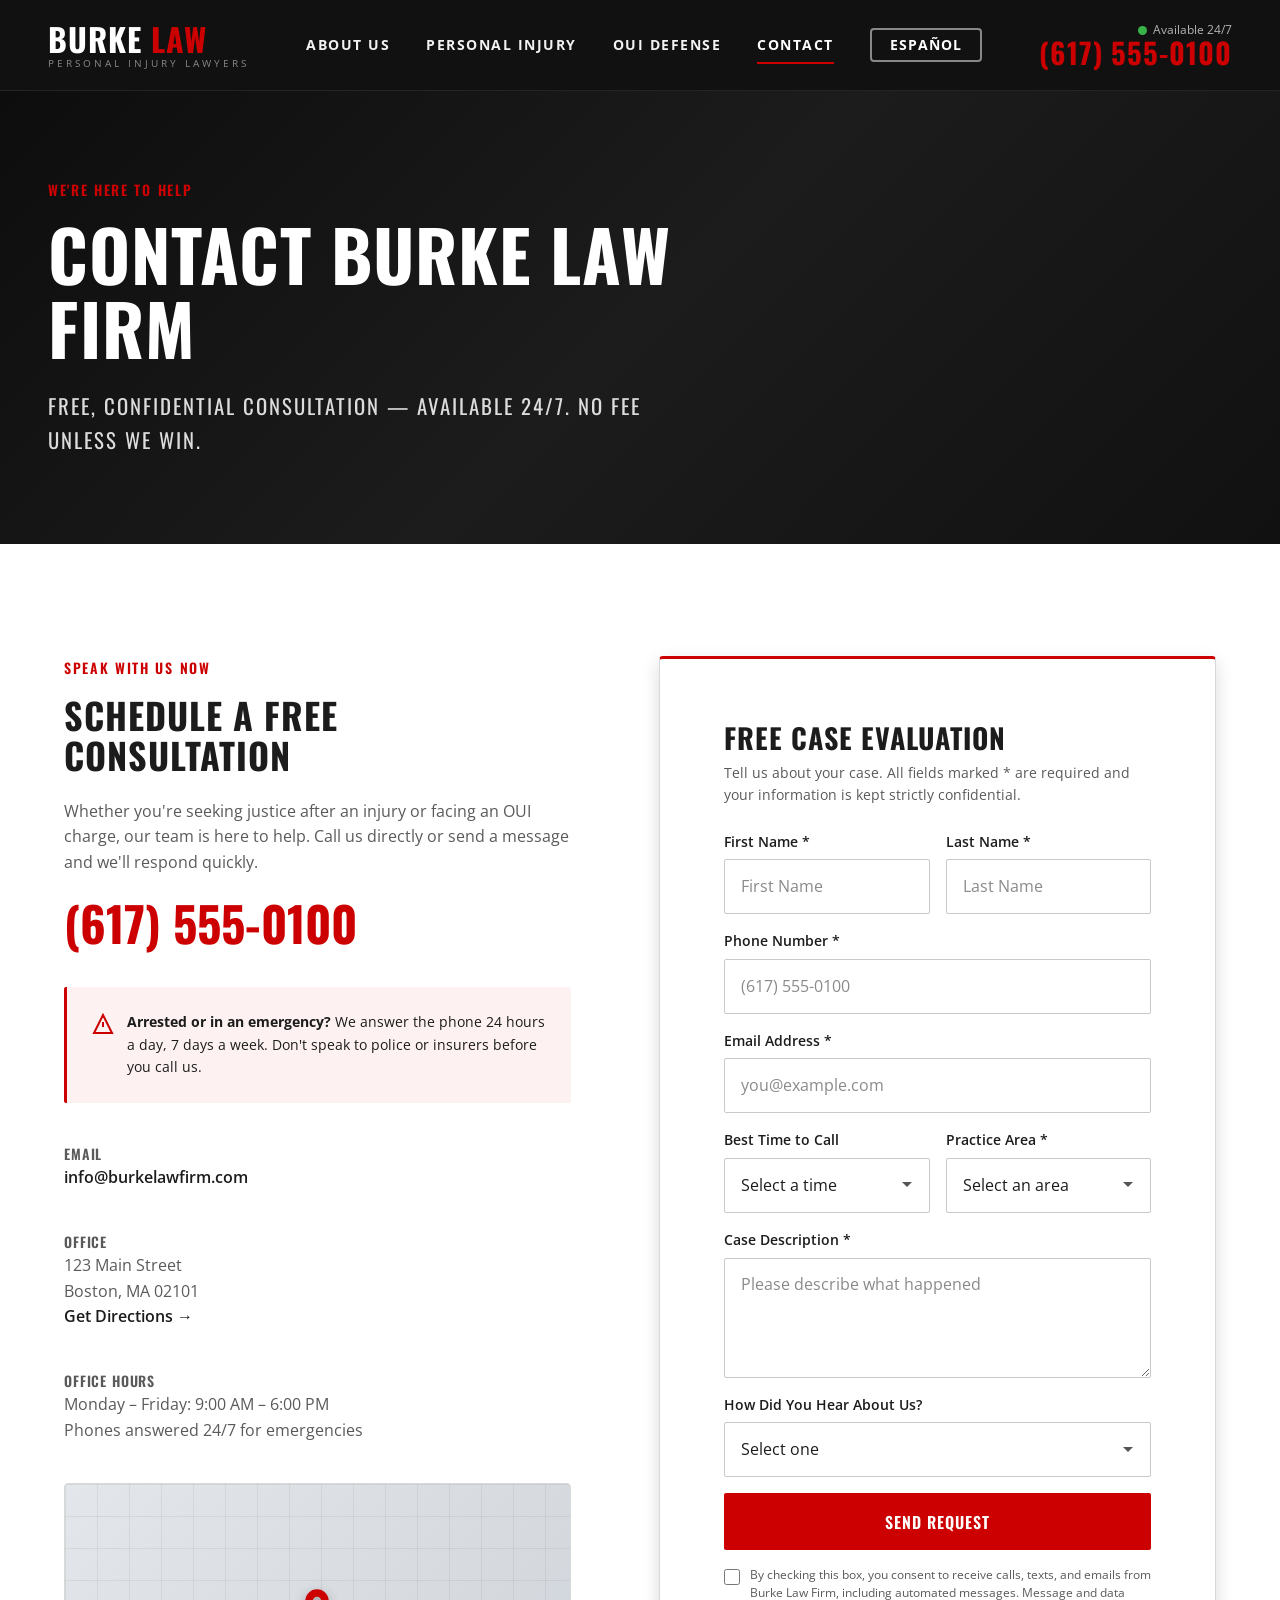
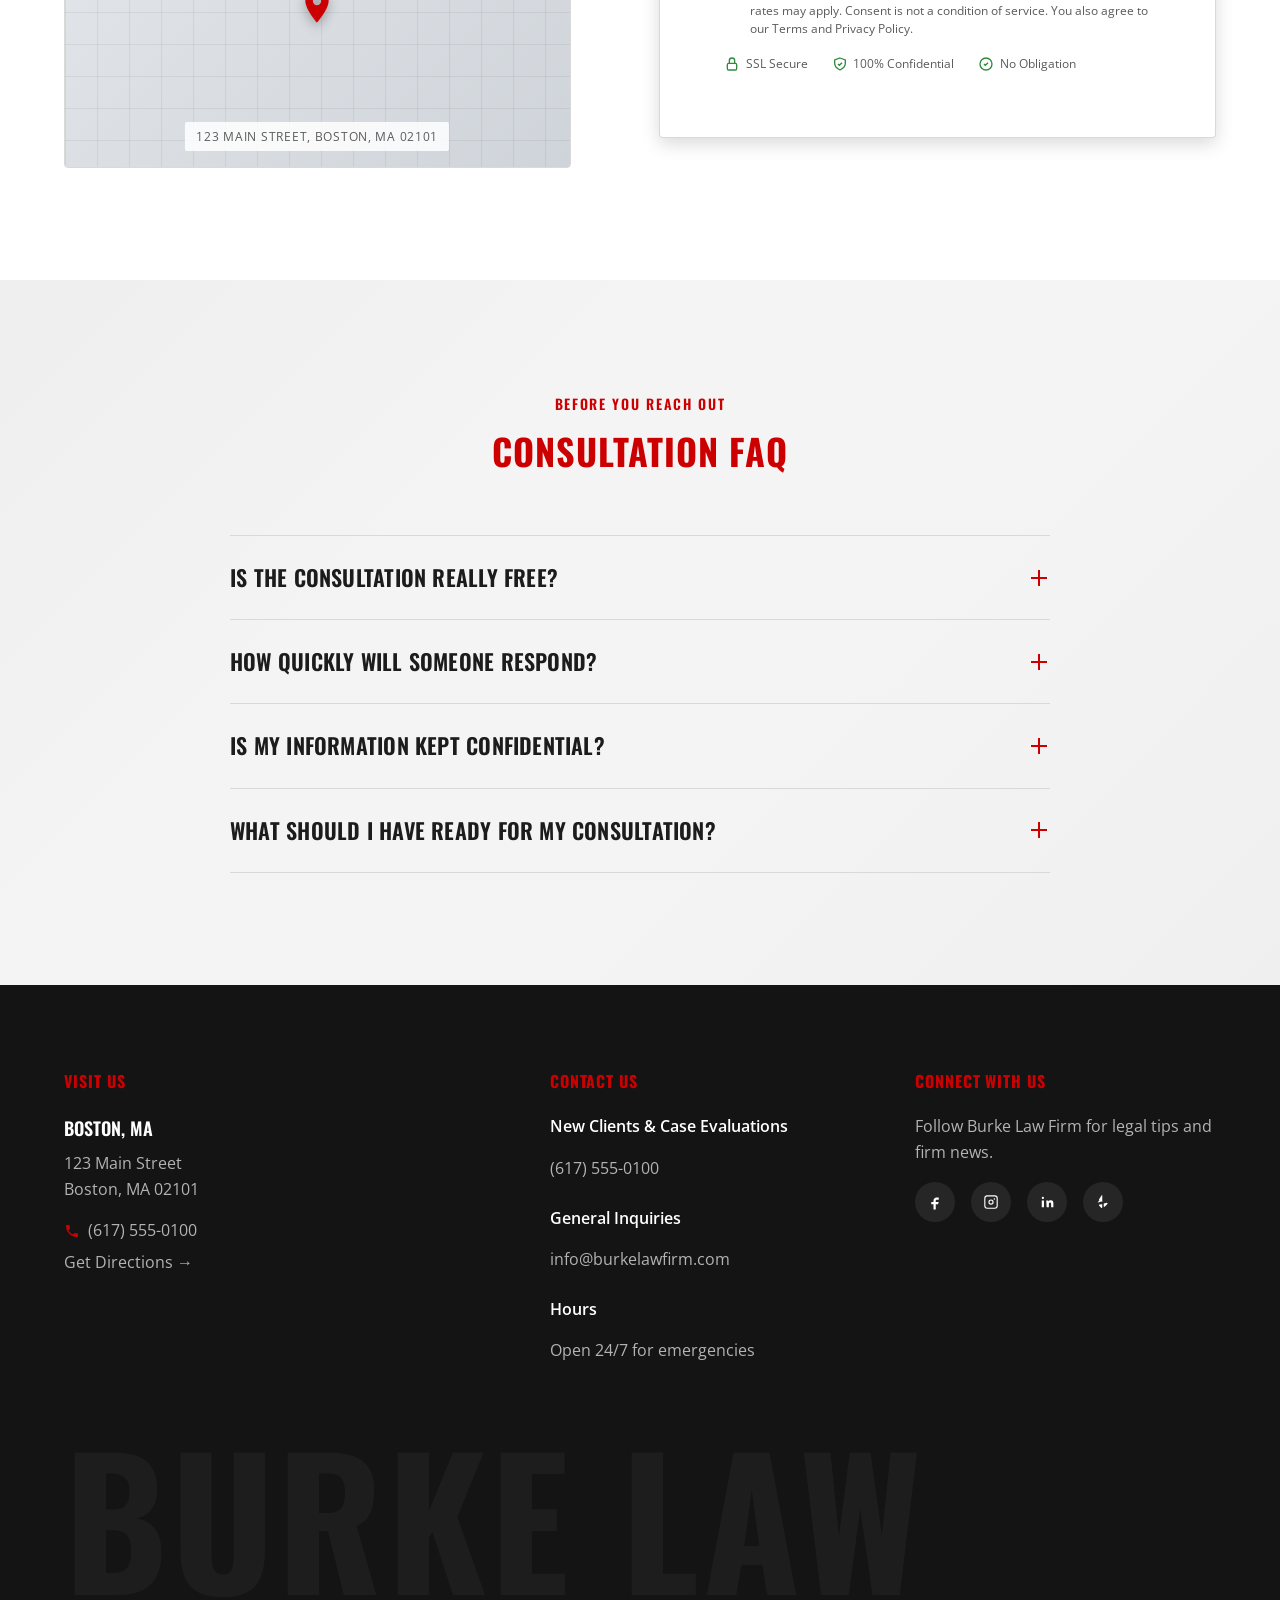
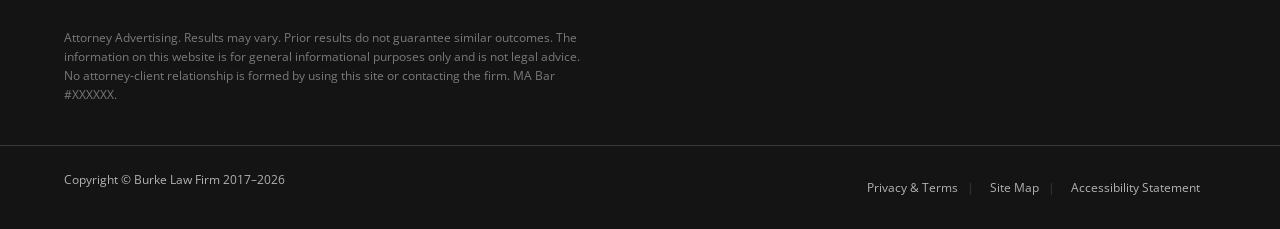
<file: contact.html>
<!DOCTYPE html>
<html lang="en">
<head>
  <meta charset="UTF-8">
  <meta name="viewport" content="width=device-width, initial-scale=1">
  <title>Contact Burke Law Firm | Free Massachusetts Consultation</title>
  <meta name="description" content="Contact Burke Law Firm for a free, confidential consultation. Call (617) 555-0100 — available 24/7 — or send us a message about your Massachusetts injury or OUI case.">
  <link rel="canonical" href="https://www.burkelawfirm.com/contact.html">

  <!-- Open Graph -->
  <meta property="og:type" content="website">
  <meta property="og:title" content="Contact Burke Law Firm | Free Massachusetts Consultation">
  <meta property="og:description" content="Free, confidential consultation. Available 24/7. Call (617) 555-0100 or send us a message.">
  <meta property="og:image" content="assets/og-image.png">
  <meta property="og:url" content="https://www.burkelawfirm.com/contact.html">

  <!-- Fonts -->
  <link rel="preconnect" href="https://fonts.googleapis.com">
  <link rel="preconnect" href="https://fonts.gstatic.com" crossorigin>
  <link href="https://fonts.googleapis.com/css2?family=Oswald:wght@400;500;600;700&family=Open+Sans:wght@400;600;700&display=swap" rel="stylesheet">

  <link rel="stylesheet" href="css/styles.css">
</head>
<body>

  <!-- ============================ NAVBAR ============================ -->
  <header class="navbar" id="navbar">
    <div class="container">
      <a href="index.html" class="navbar__brand navbar-logo" aria-label="Burke Law Firm home">
        <span class="logo-main">Burke<span> Law</span></span>
        <span class="logo-sub">Personal Injury Lawyers</span>
      </a>

      <nav class="navbar__nav" id="primary-nav" aria-label="Primary">
        <a href="about.html" class="navbar__link">About Us</a>
        <a href="personal-injury.html" class="navbar__link">Personal Injury</a>
        <a href="oui-defense.html" class="navbar__link">OUI Defense</a>
        <a href="contact.html" class="navbar__link active" aria-current="page">Contact</a>
        <a href="contact.html" class="btn btn-secondary navbar__lang">Español</a>
      </nav>

      <div class="navbar__actions">
        <div class="navbar__availability">
          <span class="navbar__status"><span class="status-dot" aria-hidden="true"></span> Available 24/7</span>
          <a href="tel:+16175550100" class="navbar__phone">(617) 555-0100</a>
        </div>
        <button class="navbar__toggle" id="nav-toggle" aria-label="Open menu" aria-expanded="false" aria-controls="primary-nav">
          <span></span><span></span><span></span>
        </button>
      </div>
    </div>
  </header>

  <main>

    <!-- ============================ PAGE HERO ============================ -->
    <section class="hero hero--page" id="hero">
      <div class="hero__overlay"></div>
      <div class="container hero__inner hero__inner--single">
        <div class="hero__content">
          <p class="section-eyebrow">We're Here to Help</p>
          <h1 class="hero__title">Contact Burke Law Firm</h1>
          <p class="hero__subtitle">Free, confidential consultation — available 24/7. No fee unless we win.</p>
        </div>
      </div>
    </section>

    <!-- ============================ CONTACT LAYOUT ============================ -->
    <section class="bg-white section" id="contact">
      <div class="container contact-layout">

        <!-- LEFT: Contact details + map -->
        <div class="contact-info animate-on-scroll">
          <p class="section-eyebrow">Speak With Us Now</p>
          <h2 class="section-heading">Schedule a Free Consultation</h2>
          <p class="text-muted mb-md">Whether you're seeking justice after an injury or facing an OUI charge, our team is here to help. Call us directly or send a message and we'll respond quickly.</p>

          <a href="tel:+16175550100" class="contact-info__phone">(617) 555-0100</a>

          <div class="contact-emergency">
            <svg viewBox="0 0 24 24" fill="none" stroke="currentColor" stroke-width="2" aria-hidden="true"><path d="M12 2l9 18H3z"/><path d="M12 9v5m0 3v.01"/></svg>
            <p><strong>Arrested or in an emergency?</strong> We answer the phone 24 hours a day, 7 days a week. Don't speak to police or insurers before you call us.</p>
          </div>

          <div class="contact-info__item">
            <p class="contact-info__label">Email</p>
            <p><a href="mailto:info@burkelawfirm.com">info@burkelawfirm.com</a></p>
          </div>

          <div class="contact-info__item">
            <p class="contact-info__label">Office</p>
            <p>123 Main Street<br>Boston, MA 02101</p>
            <p><a href="https://maps.google.com" target="_blank" rel="noopener">Get Directions →</a></p>
          </div>

          <div class="contact-info__item">
            <p class="contact-info__label">Office Hours</p>
            <p>Monday – Friday: 9:00 AM – 6:00 PM<br>Phones answered 24/7 for emergencies</p>
          </div>

          <div class="map-placeholder" role="img" aria-label="Map showing Burke Law Firm office location in Boston, MA">
            <span class="map-placeholder__pin" aria-hidden="true">
              <svg viewBox="0 0 24 24" fill="currentColor"><path d="M12 2a7 7 0 00-7 7c0 5 7 13 7 13s7-8 7-13a7 7 0 00-7-7zm0 9.5A2.5 2.5 0 1112 6.5a2.5 2.5 0 010 5z"/></svg>
            </span>
            <span class="map-placeholder__label">123 Main Street, Boston, MA 02101</span>
          </div>
        </div>

        <!-- RIGHT: Full intake form -->
        <div class="contact-form-card animate-on-scroll" data-delay="2">
          <h2 class="contact-form-card__title">Free Case Evaluation</h2>
          <p class="contact-form-card__subtitle">Tell us about your case. All fields marked * are required and your information is kept strictly confidential.</p>

          <form class="consultation-form" novalidate>
            <div class="form-row">
              <div class="form-group">
                <label class="form-label" for="c-first">First Name *</label>
                <input class="form-control" type="text" id="c-first" name="first_name" placeholder="First Name" required>
                <span class="form-error">Please enter your first name.</span>
              </div>
              <div class="form-group">
                <label class="form-label" for="c-last">Last Name *</label>
                <input class="form-control" type="text" id="c-last" name="last_name" placeholder="Last Name" required>
                <span class="form-error">Please enter your last name.</span>
              </div>
            </div>

            <div class="form-group">
              <label class="form-label" for="c-phone">Phone Number *</label>
              <input class="form-control" type="tel" id="c-phone" name="phone" placeholder="(617) 555-0100" required>
              <span class="form-error">Enter a valid 10-digit phone number.</span>
            </div>

            <div class="form-group">
              <label class="form-label" for="c-email">Email Address *</label>
              <input class="form-control" type="email" id="c-email" name="email" placeholder="you@example.com" required>
              <span class="form-error">Enter a valid email address.</span>
            </div>

            <div class="form-row">
              <div class="form-group">
                <label class="form-label" for="c-time">Best Time to Call</label>
                <select class="form-control" id="c-time" name="best_time">
                  <option value="" disabled selected>Select a time</option>
                  <option>Morning (9am – 12pm)</option>
                  <option>Afternoon (12pm – 5pm)</option>
                  <option>Evening (5pm – 8pm)</option>
                  <option>Anytime</option>
                </select>
              </div>
              <div class="form-group">
                <label class="form-label" for="c-area">Practice Area *</label>
                <select class="form-control" id="c-area" name="practice_area" required>
                  <option value="" disabled selected>Select an area</option>
                  <option>Personal Injury</option>
                  <option>OUI / DUI Defense</option>
                </select>
                <span class="form-error">Please select a practice area.</span>
              </div>
            </div>

            <div class="form-group">
              <label class="form-label" for="c-desc">Case Description *</label>
              <textarea class="form-control" id="c-desc" name="description" placeholder="Please describe what happened" required></textarea>
              <span class="form-error">Please tell us briefly what happened.</span>
            </div>

            <div class="form-group">
              <label class="form-label" for="c-source">How Did You Hear About Us?</label>
              <select class="form-control" id="c-source" name="referral_source">
                <option value="" disabled selected>Select one</option>
                <option>Google Search</option>
                <option>Referral from Friend or Family</option>
                <option>Social Media</option>
                <option>Former Client</option>
                <option>Other</option>
              </select>
            </div>

            <button type="submit" class="btn btn-primary btn-block btn-lg">Send Request</button>

            <label class="form-consent form-consent--light">
              <input type="checkbox" name="consent" required>
              <span>By checking this box, you consent to receive calls, texts, and emails from Burke Law Firm, including automated messages. Message and data rates may apply. Consent is not a condition of service. You also agree to our Terms and Privacy Policy.</span>
            </label>

            <ul class="form-trust form-trust--light">
              <li>
                <svg viewBox="0 0 24 24" fill="none" stroke="currentColor" stroke-width="2" aria-hidden="true"><rect x="5" y="11" width="14" height="10" rx="2"/><path d="M8 11V7a4 4 0 018 0v4"/></svg>
                SSL Secure
              </li>
              <li>
                <svg viewBox="0 0 24 24" fill="none" stroke="currentColor" stroke-width="2" aria-hidden="true"><path d="M12 3l8 3v5c0 5-3.5 8-8 10-4.5-2-8-5-8-10V6z"/><path d="M9 12l2 2 4-4"/></svg>
                100% Confidential
              </li>
              <li>
                <svg viewBox="0 0 24 24" fill="none" stroke="currentColor" stroke-width="2" aria-hidden="true"><circle cx="12" cy="12" r="9"/><path d="M9 12l2 2 4-4"/></svg>
                No Obligation
              </li>
            </ul>
          </form>

          <div class="form-success" role="status" aria-live="polite">
            <div class="form-success__icon" aria-hidden="true">✓</div>
            <h3>Thank you!</h3>
            <p>A member of our team will contact you within 2 hours. For urgent matters, call us now at <a href="tel:+16175550100">(617) 555-0100</a>.</p>
          </div>
        </div>
      </div>
    </section>

    <!-- ============================ FAQ ============================ -->
    <section class="bg-textured section" id="faq">
      <div class="container">
        <div class="section-header text-center">
          <p class="section-eyebrow">Before You Reach Out</p>
          <h2 class="section-heading section-heading--red">Consultation FAQ</h2>
        </div>

        <div class="faq">
          <div class="faq-item">
            <button class="faq-question" aria-expanded="false">
              Is the consultation really free?
              <span class="faq-question__icon" aria-hidden="true"></span>
            </button>
            <div class="faq-answer">
              <div class="faq-answer__inner">
                <p>Yes. Your initial consultation is completely free and comes with no obligation. We'll listen to what happened, answer your questions, and explain your options — whether or not you decide to hire us.</p>
              </div>
            </div>
          </div>

          <div class="faq-item">
            <button class="faq-question" aria-expanded="false">
              How quickly will someone respond?
              <span class="faq-question__icon" aria-hidden="true"></span>
            </button>
            <div class="faq-answer">
              <div class="faq-answer__inner">
                <p>We aim to respond to every message within two hours during business hours. For emergencies — such as a recent arrest — call us directly at <a href="tel:+16175550100">(617) 555-0100</a>. We answer the phone 24 hours a day, 7 days a week.</p>
              </div>
            </div>
          </div>

          <div class="faq-item">
            <button class="faq-question" aria-expanded="false">
              Is my information kept confidential?
              <span class="faq-question__icon" aria-hidden="true"></span>
            </button>
            <div class="faq-answer">
              <div class="faq-answer__inner">
                <p>Absolutely. Everything you share with us is kept strictly confidential. Submitting this form does not create an attorney-client relationship, but the details you provide are protected and used only to evaluate how we can help you.</p>
              </div>
            </div>
          </div>

          <div class="faq-item">
            <button class="faq-question" aria-expanded="false">
              What should I have ready for my consultation?
              <span class="faq-question__icon" aria-hidden="true"></span>
            </button>
            <div class="faq-answer">
              <div class="faq-answer__inner">
                <p>Anything related to your case helps — a police report, accident photos, medical records, citations, insurance information, or correspondence you've received. Don't worry if you don't have everything; just reach out and we'll guide you from there.</p>
              </div>
            </div>
          </div>
        </div>
      </div>
    </section>

  </main>

  <!-- ============================ FOOTER ============================ -->
  <footer class="footer">
    <div class="container">
      <div class="footer__grid">
        <div>
          <h2 class="footer__col-title">Visit Us</h2>
          <div class="footer__office">
            <p class="footer__office-name">Boston, MA</p>
            <p>123 Main Street<br>Boston, MA 02101</p>
            <p class="footer__line">
              <svg viewBox="0 0 24 24" width="16" height="16" fill="var(--color-red)" aria-hidden="true"><path d="M6.6 10.8a15.5 15.5 0 006.6 6.6l2.2-2.2a1 1 0 011-.24 11.4 11.4 0 003.6.57 1 1 0 011 1V20a1 1 0 01-1 1A17 17 0 013 4a1 1 0 011-1h3.5a1 1 0 011 1 11.4 11.4 0 00.57 3.6 1 1 0 01-.24 1z"/></svg>
              <a href="tel:+16175550100">(617) 555-0100</a>
            </p>
            <p><a href="https://maps.google.com" target="_blank" rel="noopener">Get Directions →</a></p>
          </div>
        </div>

        <div>
          <h2 class="footer__col-title">Contact Us</h2>
          <div class="footer__contact-group">
            <p class="footer__contact-label">New Clients &amp; Case Evaluations</p>
            <p><a href="tel:+16175550100">(617) 555-0100</a></p>
          </div>
          <div class="footer__contact-group">
            <p class="footer__contact-label">General Inquiries</p>
            <p><a href="mailto:info@burkelawfirm.com">info@burkelawfirm.com</a></p>
          </div>
          <div class="footer__contact-group">
            <p class="footer__contact-label">Hours</p>
            <p>Open 24/7 for emergencies</p>
          </div>
        </div>

        <div>
          <h2 class="footer__col-title">Connect With Us</h2>
          <p>Follow Burke Law Firm for legal tips and firm news.</p>
          <div class="footer__social">
            <a href="#" aria-label="Facebook"><svg viewBox="0 0 24 24" width="18" height="18" fill="currentColor"><path d="M14 9h3V6h-3c-2.2 0-4 1.8-4 4v2H7v3h3v7h3v-7h3l1-3h-4v-2a1 1 0 011-1z"/></svg></a>
            <a href="#" aria-label="Instagram"><svg viewBox="0 0 24 24" width="18" height="18" fill="currentColor"><path d="M12 8.5A3.5 3.5 0 1012 15.5 3.5 3.5 0 0012 8.5zm0 5.5a2 2 0 110-4 2 2 0 010 4zm4.5-7a1 1 0 100 2 1 1 0 000-2zM17 3H7a4 4 0 00-4 4v10a4 4 0 004 4h10a4 4 0 004-4V7a4 4 0 00-4-4zm2.5 14a2.5 2.5 0 01-2.5 2.5H7A2.5 2.5 0 014.5 17V7A2.5 2.5 0 017 4.5h10A2.5 2.5 0 0119.5 7z"/></svg></a>
            <a href="#" aria-label="LinkedIn"><svg viewBox="0 0 24 24" width="18" height="18" fill="currentColor"><path d="M6.5 8A1.5 1.5 0 116.5 5 1.5 1.5 0 016.5 8zM5 10h3v9H5zm6 0h2.8v1.3h.04A3.1 3.1 0 0117 9.7c3 0 3.5 1.9 3.5 4.4V19h-3v-4c0-1 0-2.2-1.4-2.2s-1.6 1-1.6 2.1V19h-3z"/></svg></a>
            <a href="#" aria-label="Yelp"><svg viewBox="0 0 24 24" width="18" height="18" fill="currentColor"><path d="M11 3v9l-4-2a1 1 0 01-.3-1.5l3-5A1 1 0 0111 3zm2 11l4-1a1 1 0 01.8 1.7l-3.5 3.6A1 1 0 0113 18zm-2 1v4a1 1 0 01-1.6.8l-2.6-3a1 1 0 01.5-1.6zm-1-4l-4 1.5A1 1 0 015 12l3-2.5a1 1 0 011.6.4z"/></svg></a>
          </div>
        </div>
      </div>

      <div class="footer__watermark" aria-hidden="true">Burke Law</div>

      <p class="footer__legal">Attorney Advertising. Results may vary. Prior results do not guarantee similar outcomes. The information on this website is for general informational purposes only and is not legal advice. No attorney-client relationship is formed by using this site or contacting the firm. MA Bar #XXXXXX.</p>
    </div>

    <div class="footer__bottom">
      <div class="container">
        <p>Copyright © Burke Law Firm 2017–2026</p>
        <ul class="footer__bottom-links">
          <li><a href="#">Privacy &amp; Terms</a></li>
          <li><a href="#">Site Map</a></li>
          <li><a href="#">Accessibility Statement</a></li>
        </ul>
      </div>
    </div>
  </footer>

  <!-- ============================ MOBILE STICKY CTA ============================ -->
  <nav class="mobile-cta" aria-label="Quick contact">
    <a href="tel:+16175550100" class="mobile-cta__call">
      <svg viewBox="0 0 24 24" width="16" height="16" fill="currentColor" aria-hidden="true"><path d="M6.6 10.8a15.5 15.5 0 006.6 6.6l2.2-2.2a1 1 0 011-.24 11.4 11.4 0 003.6.57 1 1 0 011 1V20a1 1 0 01-1 1A17 17 0 013 4a1 1 0 011-1h3.5a1 1 0 011 1 11.4 11.4 0 00.57 3.6 1 1 0 01-.24 1z"/></svg>
      Call Now
    </a>
    <a href="#contact" class="mobile-cta__consult">Free Consult</a>
  </nav>

  <script src="js/main.js" defer></script>
</body>
</html>
</file>
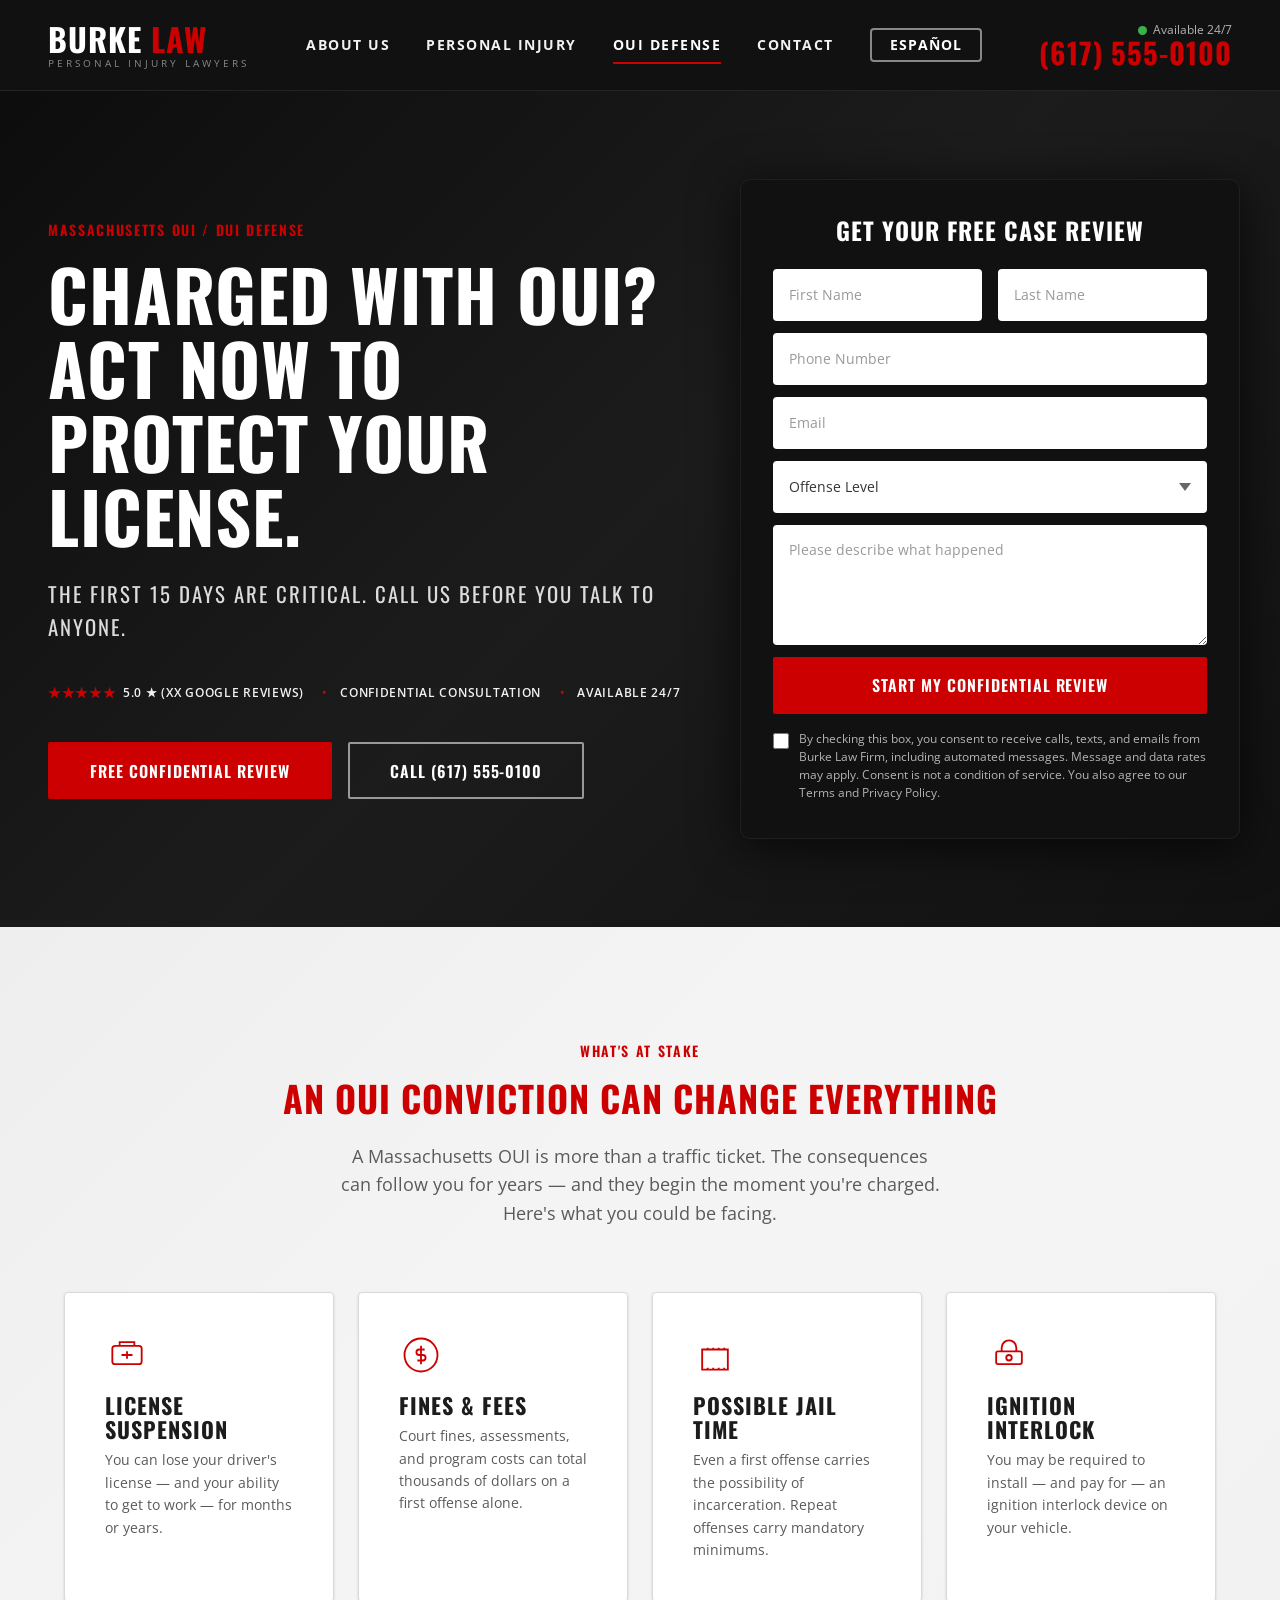
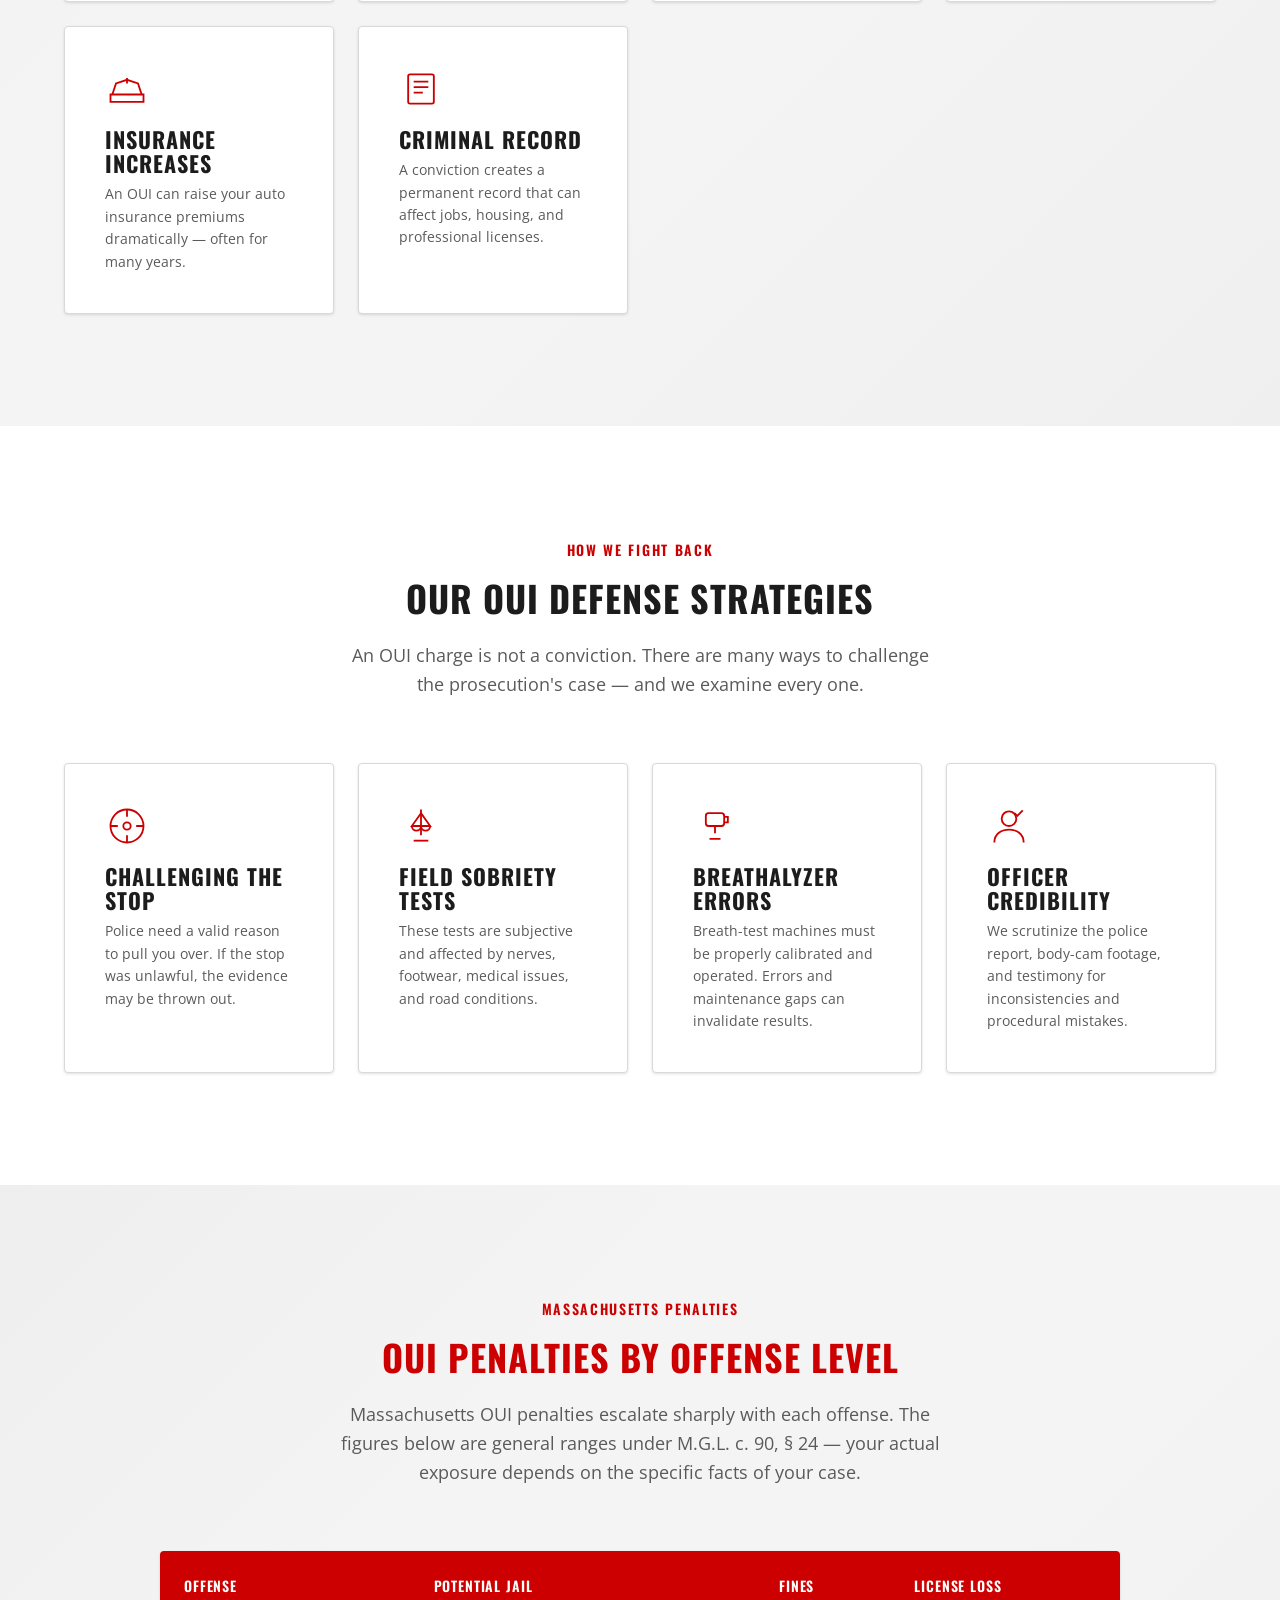
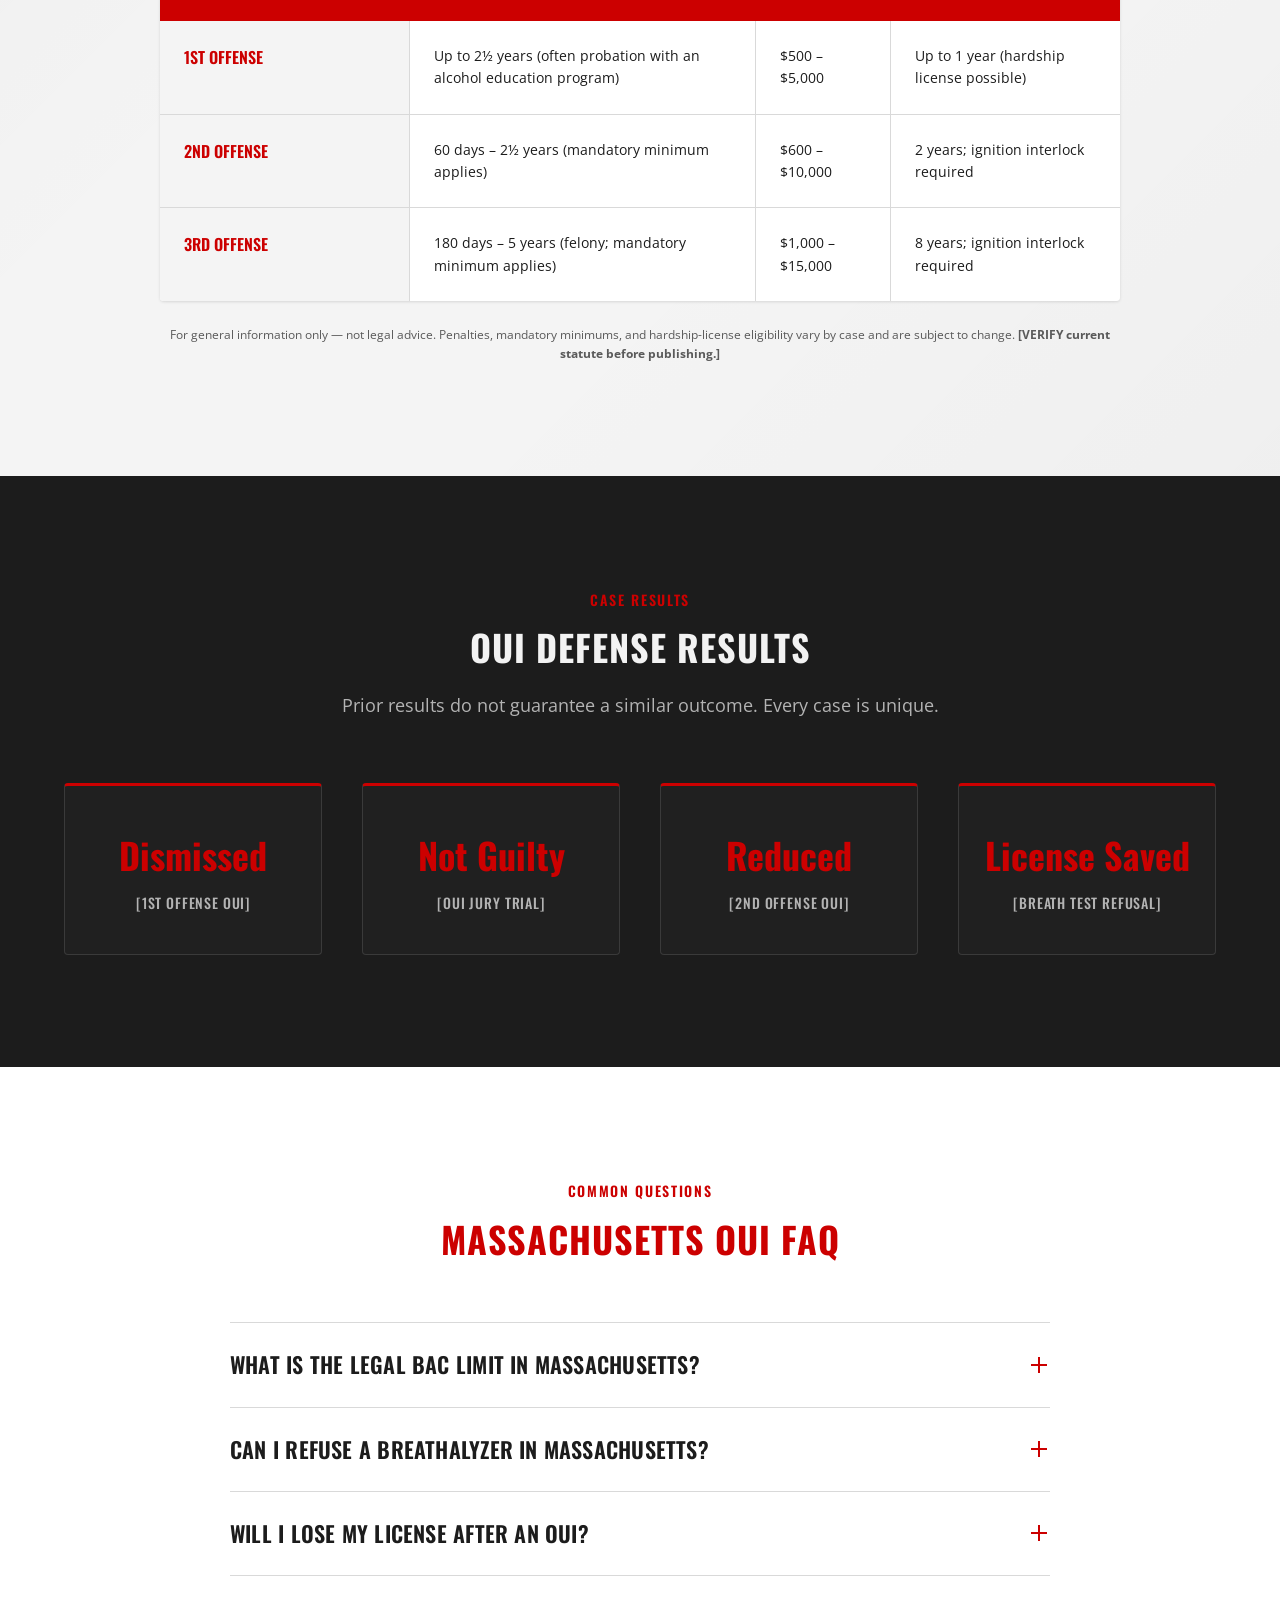
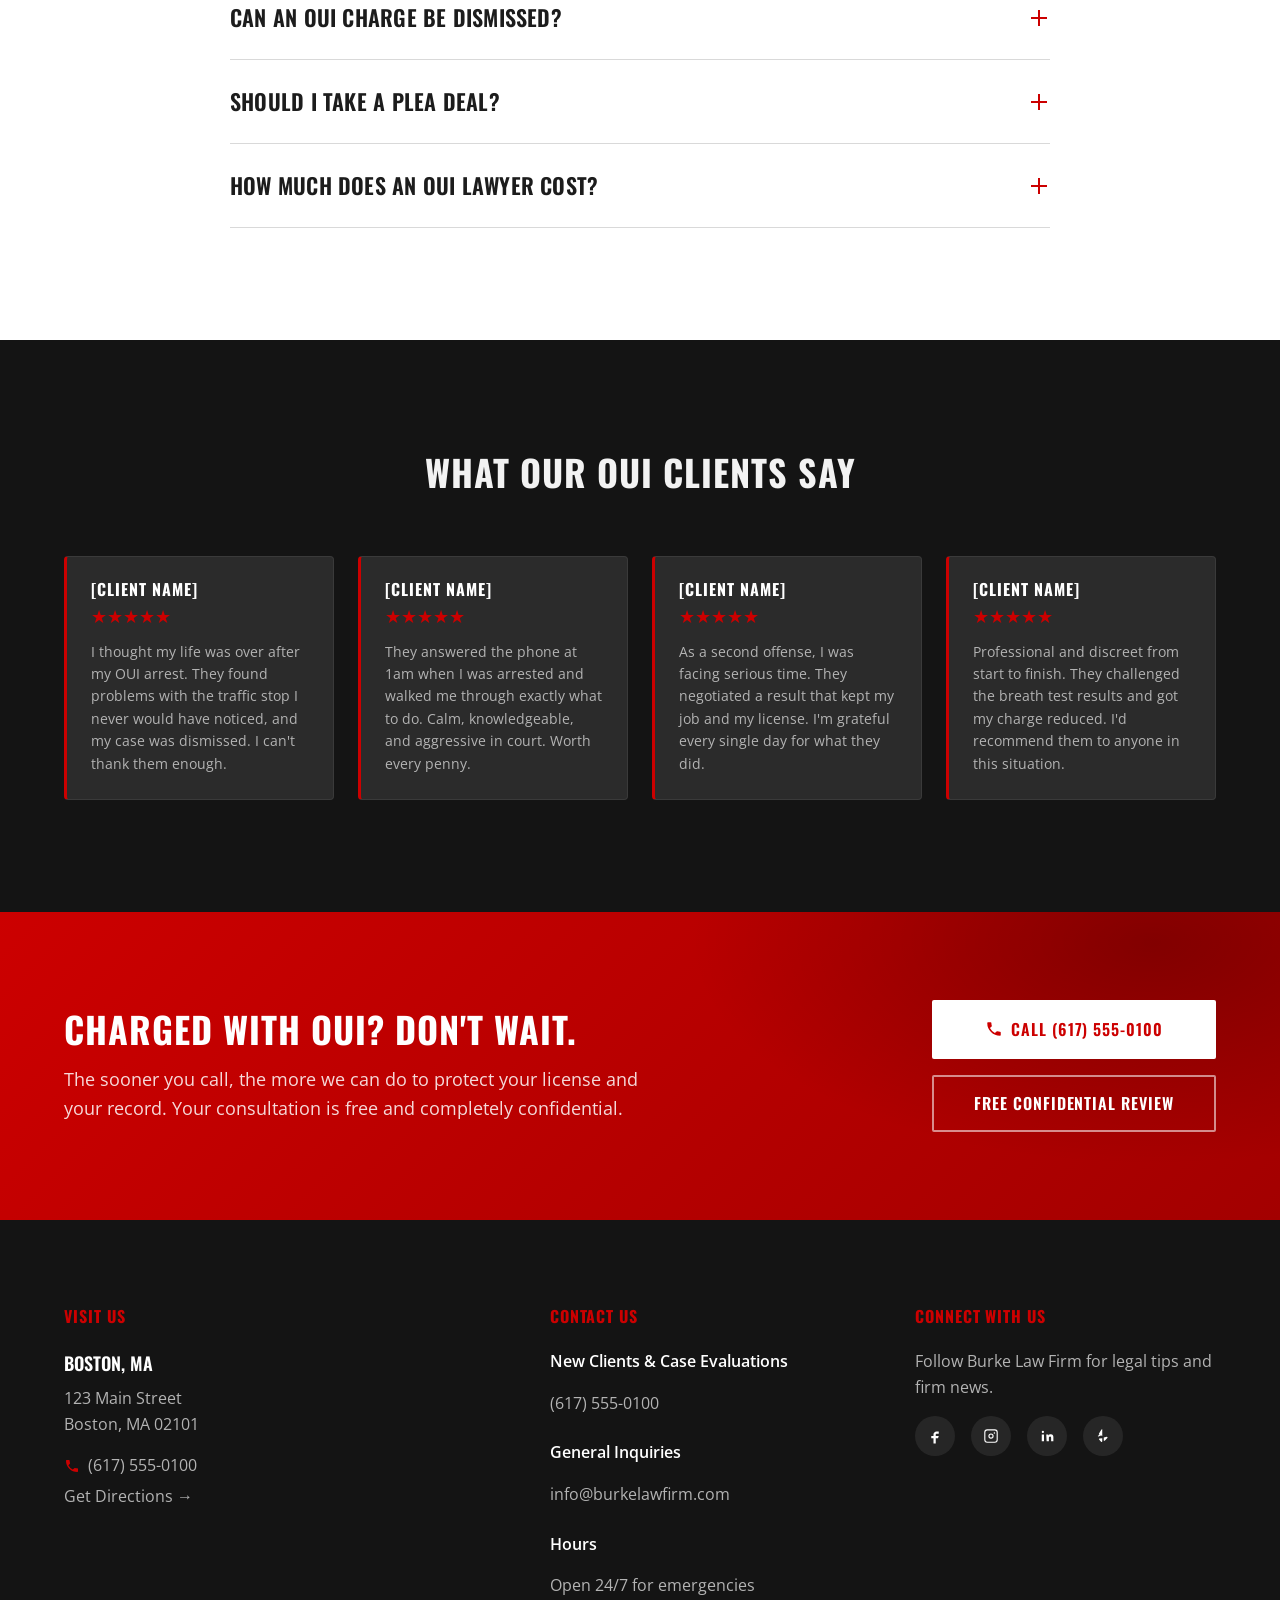
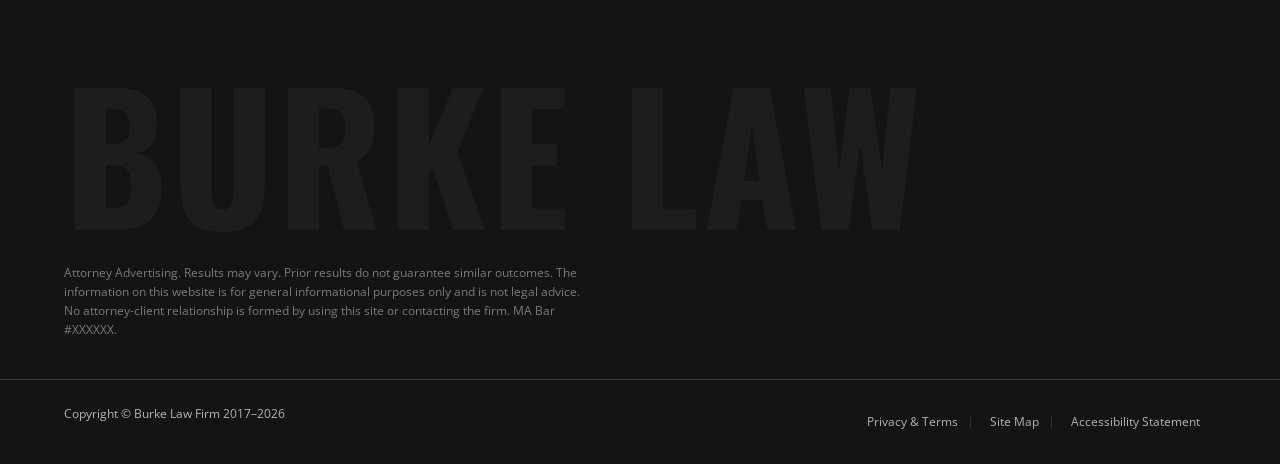
<file: oui-defense.html>
<!DOCTYPE html>
<html lang="en">
<head>
  <meta charset="UTF-8">
  <meta name="viewport" content="width=device-width, initial-scale=1">
  <title>Massachusetts OUI / DUI Defense Lawyers | Burke Law Firm</title>
  <meta name="description" content="Charged with OUI in Massachusetts? Burke Law Firm defends your license, your record, and your freedom. Available 24/7. Free, confidential consultation — act fast.">
  <link rel="canonical" href="https://www.burkelawfirm.com/oui-defense.html">

  <!-- Open Graph -->
  <meta property="og:type" content="website">
  <meta property="og:title" content="Massachusetts OUI / DUI Defense Lawyers | Burke Law Firm">
  <meta property="og:description" content="Aggressive OUI defense across Massachusetts. Protect your license and your record. Free, confidential consultation.">
  <meta property="og:image" content="assets/og-image.png">
  <meta property="og:url" content="https://www.burkelawfirm.com/oui-defense.html">

  <!-- Fonts -->
  <link rel="preconnect" href="https://fonts.googleapis.com">
  <link rel="preconnect" href="https://fonts.gstatic.com" crossorigin>
  <link href="https://fonts.googleapis.com/css2?family=Oswald:wght@400;500;600;700&family=Open+Sans:wght@400;600;700&display=swap" rel="stylesheet">

  <link rel="stylesheet" href="css/styles.css">
</head>
<body>

  <!-- ============================ NAVBAR ============================ -->
  <header class="navbar" id="navbar">
    <div class="container">
      <a href="index.html" class="navbar__brand navbar-logo" aria-label="Burke Law Firm home">
        <span class="logo-main">Burke<span> Law</span></span>
        <span class="logo-sub">Personal Injury Lawyers</span>
      </a>

      <nav class="navbar__nav" id="primary-nav" aria-label="Primary">
        <a href="about.html" class="navbar__link">About Us</a>
        <a href="personal-injury.html" class="navbar__link">Personal Injury</a>
        <a href="oui-defense.html" class="navbar__link active" aria-current="page">OUI Defense</a>
        <a href="contact.html" class="navbar__link">Contact</a>
        <a href="contact.html" class="btn btn-secondary navbar__lang">Español</a>
      </nav>

      <div class="navbar__actions">
        <div class="navbar__availability">
          <span class="navbar__status"><span class="status-dot" aria-hidden="true"></span> Available 24/7</span>
          <a href="tel:+16175550100" class="navbar__phone">(617) 555-0100</a>
        </div>
        <button class="navbar__toggle" id="nav-toggle" aria-label="Open menu" aria-expanded="false" aria-controls="primary-nav">
          <span></span><span></span><span></span>
        </button>
      </div>
    </div>
  </header>

  <main>

    <!-- ============================ HERO ============================ -->
    <section class="hero hero--page" id="hero">
      <div class="hero__overlay"></div>
      <div class="container hero__inner">
        <div class="hero__content">
          <p class="section-eyebrow">Massachusetts OUI / DUI Defense</p>
          <h1 class="hero__title">Charged with OUI? Act Now to Protect Your License.</h1>
          <p class="hero__subtitle">The first 15 days are critical. Call us before you talk to anyone.</p>
          <ul class="hero__trust">
            <li><span class="star-rating" aria-hidden="true">★★★★★</span> 5.0 ★ (XX Google reviews)</li>
            <li>Confidential Consultation</li>
            <li>Available 24/7</li>
          </ul>
          <div class="hero__actions btn-group">
            <a href="#consult-form" class="btn btn-primary btn-lg">Free Confidential Review</a>
            <a href="tel:+16175550100" class="btn btn-secondary btn-lg">Call (617) 555-0100</a>
          </div>
        </div>

        <!-- Floating consultation form card -->
        <div class="hero__form" id="consult-form">
          <div class="form-card">
            <h2 class="form-card__title">Get Your Free Case Review</h2>
            <form class="consultation-form" novalidate>
              <div class="form-row">
                <div class="form-group">
                  <label class="visually-hidden" for="oui-first">First Name</label>
                  <input class="form-control" type="text" id="oui-first" name="first_name" placeholder="First Name" required>
                  <span class="form-error">Please enter your first name.</span>
                </div>
                <div class="form-group">
                  <label class="visually-hidden" for="oui-last">Last Name</label>
                  <input class="form-control" type="text" id="oui-last" name="last_name" placeholder="Last Name" required>
                  <span class="form-error">Please enter your last name.</span>
                </div>
              </div>
              <div class="form-group">
                <label class="visually-hidden" for="oui-phone">Phone Number</label>
                <input class="form-control" type="tel" id="oui-phone" name="phone" placeholder="Phone Number" required>
                <span class="form-error">Enter a valid 10-digit phone number.</span>
              </div>
              <div class="form-group">
                <label class="visually-hidden" for="oui-email">Email</label>
                <input class="form-control" type="email" id="oui-email" name="email" placeholder="Email" required>
                <span class="form-error">Enter a valid email address.</span>
              </div>
              <div class="form-group">
                <label class="visually-hidden" for="oui-case">Offense Level</label>
                <select class="form-control" id="oui-case" name="case_type" required>
                  <option value="" disabled selected>Offense Level</option>
                  <option>1st Offense OUI</option>
                  <option>2nd Offense OUI</option>
                  <option>3rd or Subsequent Offense</option>
                  <option>Breathalyzer Refusal</option>
                  <option>Not Sure</option>
                </select>
                <span class="form-error">Please select an option.</span>
              </div>
              <div class="form-group">
                <label class="visually-hidden" for="oui-desc">Please describe what happened</label>
                <textarea class="form-control" id="oui-desc" name="description" placeholder="Please describe what happened" required></textarea>
                <span class="form-error">Please tell us briefly what happened.</span>
              </div>
              <button type="submit" class="btn btn-primary btn-block btn-lg">Start My Confidential Review</button>
              <label class="form-consent">
                <input type="checkbox" name="consent" required>
                <span>By checking this box, you consent to receive calls, texts, and emails from Burke Law Firm, including automated messages. Message and data rates may apply. Consent is not a condition of service. You also agree to our Terms and Privacy Policy.</span>
              </label>
            </form>
            <div class="form-success" role="status" aria-live="polite">
              <div class="form-success__icon" aria-hidden="true">✓</div>
              <h3>Thank you!</h3>
              <p>A member of our team will contact you within 2 hours. For urgent matters, call us now at <a href="tel:+16175550100">(617) 555-0100</a>.</p>
            </div>
          </div>
        </div>
      </div>
    </section>

    <!-- ============================ CONSEQUENCES ============================ -->
    <section class="bg-textured section" id="consequences">
      <div class="container">
        <div class="section-header text-center">
          <p class="section-eyebrow">What's at Stake</p>
          <h2 class="section-heading section-heading--red">An OUI Conviction Can Change Everything</h2>
          <p class="section-subheading">A Massachusetts OUI is more than a traffic ticket. The consequences can follow you for years — and they begin the moment you're charged. Here's what you could be facing.</p>
        </div>

        <div class="casetype-grid">
          <article class="casetype-card animate-on-scroll" data-delay="1">
            <span class="casetype-card__icon" aria-hidden="true">
              <svg viewBox="0 0 48 48" fill="none" stroke="currentColor" stroke-width="2"><rect x="8" y="14" width="32" height="20" rx="3"/><path d="M16 14V10h16v4"/><path d="M18 24h12M24 20v8"/></svg>
            </span>
            <h3 class="casetype-card__title">License Suspension</h3>
            <p>You can lose your driver's license — and your ability to get to work — for months or years.</p>
          </article>
          <article class="casetype-card animate-on-scroll" data-delay="2">
            <span class="casetype-card__icon" aria-hidden="true">
              <svg viewBox="0 0 48 48" fill="none" stroke="currentColor" stroke-width="2"><circle cx="24" cy="24" r="18"/><path d="M24 14v20M28 18h-6a3 3 0 000 6h4a3 3 0 010 6h-6"/></svg>
            </span>
            <h3 class="casetype-card__title">Fines &amp; Fees</h3>
            <p>Court fines, assessments, and program costs can total thousands of dollars on a first offense alone.</p>
          </article>
          <article class="casetype-card animate-on-scroll" data-delay="3">
            <span class="casetype-card__icon" aria-hidden="true">
              <svg viewBox="0 0 48 48" fill="none" stroke="currentColor" stroke-width="2"><path d="M10 18h28v22H10z"/><path d="M16 18v-2m6 2v-2m6 2v-2m6 2v-2"/><path d="M16 40v-2m6 2v-2m6 2v-2m6 2v-2"/></svg>
            </span>
            <h3 class="casetype-card__title">Possible Jail Time</h3>
            <p>Even a first offense carries the possibility of incarceration. Repeat offenses carry mandatory minimums.</p>
          </article>
          <article class="casetype-card animate-on-scroll" data-delay="4">
            <span class="casetype-card__icon" aria-hidden="true">
              <svg viewBox="0 0 48 48" fill="none" stroke="currentColor" stroke-width="2"><rect x="10" y="20" width="28" height="14" rx="2"/><circle cx="24" cy="27" r="3"/><path d="M16 20v-4a8 8 0 0116 0v4"/></svg>
            </span>
            <h3 class="casetype-card__title">Ignition Interlock</h3>
            <p>You may be required to install — and pay for — an ignition interlock device on your vehicle.</p>
          </article>
          <article class="casetype-card animate-on-scroll" data-delay="1">
            <span class="casetype-card__icon" aria-hidden="true">
              <svg viewBox="0 0 48 48" fill="none" stroke="currentColor" stroke-width="2"><path d="M8 30l4-12 12-4 12 4 4 12"/><path d="M6 30h36v8H6z"/><path d="M24 18v-6"/></svg>
            </span>
            <h3 class="casetype-card__title">Insurance Increases</h3>
            <p>An OUI can raise your auto insurance premiums dramatically — often for many years.</p>
          </article>
          <article class="casetype-card animate-on-scroll" data-delay="2">
            <span class="casetype-card__icon" aria-hidden="true">
              <svg viewBox="0 0 48 48" fill="none" stroke="currentColor" stroke-width="2"><rect x="10" y="8" width="28" height="32" rx="2"/><path d="M16 16h16M16 22h16M16 28h10"/></svg>
            </span>
            <h3 class="casetype-card__title">Criminal Record</h3>
            <p>A conviction creates a permanent record that can affect jobs, housing, and professional licenses.</p>
          </article>
        </div>
      </div>
    </section>

    <!-- ============================ DEFENSE STRATEGIES ============================ -->
    <section class="bg-white section" id="strategies">
      <div class="container">
        <div class="section-header text-center">
          <p class="section-eyebrow">How We Fight Back</p>
          <h2 class="section-heading">Our OUI Defense Strategies</h2>
          <p class="section-subheading">An OUI charge is not a conviction. There are many ways to challenge the prosecution's case — and we examine every one.</p>
        </div>

        <div class="casetype-grid">
          <article class="casetype-card animate-on-scroll" data-delay="1">
            <span class="casetype-card__icon" aria-hidden="true">
              <svg viewBox="0 0 48 48" fill="none" stroke="currentColor" stroke-width="2"><circle cx="24" cy="24" r="18"/><path d="M24 6v8m0 20v8M6 24h8m20 0h8"/><circle cx="24" cy="24" r="4"/></svg>
            </span>
            <h3 class="casetype-card__title">Challenging the Stop</h3>
            <p>Police need a valid reason to pull you over. If the stop was unlawful, the evidence may be thrown out.</p>
          </article>
          <article class="casetype-card animate-on-scroll" data-delay="2">
            <span class="casetype-card__icon" aria-hidden="true">
              <svg viewBox="0 0 48 48" fill="none" stroke="currentColor" stroke-width="2"><path d="M24 6v28"/><path d="M24 10l-10 14h20z"/><path d="M14 24a5 5 0 0010 0m0 0a5 5 0 0010 0"/><path d="M16 40h16"/></svg>
            </span>
            <h3 class="casetype-card__title">Field Sobriety Tests</h3>
            <p>These tests are subjective and affected by nerves, footwear, medical issues, and road conditions.</p>
          </article>
          <article class="casetype-card animate-on-scroll" data-delay="3">
            <span class="casetype-card__icon" aria-hidden="true">
              <svg viewBox="0 0 48 48" fill="none" stroke="currentColor" stroke-width="2"><rect x="14" y="10" width="20" height="14" rx="3"/><path d="M24 24v8m-6 6h12"/><path d="M34 14h4v6h-4"/></svg>
            </span>
            <h3 class="casetype-card__title">Breathalyzer Errors</h3>
            <p>Breath-test machines must be properly calibrated and operated. Errors and maintenance gaps can invalidate results.</p>
          </article>
          <article class="casetype-card animate-on-scroll" data-delay="4">
            <span class="casetype-card__icon" aria-hidden="true">
              <svg viewBox="0 0 48 48" fill="none" stroke="currentColor" stroke-width="2"><circle cx="24" cy="16" r="8"/><path d="M8 42c0-9 7-14 16-14s16 5 16 14"/><path d="M30 10l3 3 6-6"/></svg>
            </span>
            <h3 class="casetype-card__title">Officer Credibility</h3>
            <p>We scrutinize the police report, body-cam footage, and testimony for inconsistencies and procedural mistakes.</p>
          </article>
        </div>
      </div>
    </section>

    <!-- ============================ OFFENSE LEVELS TABLE ============================ -->
    <section class="bg-textured section" id="penalties">
      <div class="container">
        <div class="section-header text-center">
          <p class="section-eyebrow">Massachusetts Penalties</p>
          <h2 class="section-heading section-heading--red">OUI Penalties by Offense Level</h2>
          <p class="section-subheading">Massachusetts OUI penalties escalate sharply with each offense. The figures below are general ranges under M.G.L. c. 90, § 24 — your actual exposure depends on the specific facts of your case.</p>
        </div>

        <div class="table-wrap">
          <table class="penalty-table">
            <thead>
              <tr>
                <th scope="col">Offense</th>
                <th scope="col">Potential Jail</th>
                <th scope="col">Fines</th>
                <th scope="col">License Loss</th>
              </tr>
            </thead>
            <tbody>
              <tr>
                <th scope="row">1st Offense</th>
                <td>Up to 2½ years (often probation with an alcohol education program)</td>
                <td>$500 – $5,000</td>
                <td>Up to 1 year (hardship license possible)</td>
              </tr>
              <tr>
                <th scope="row">2nd Offense</th>
                <td>60 days – 2½ years (mandatory minimum applies)</td>
                <td>$600 – $10,000</td>
                <td>2 years; ignition interlock required</td>
              </tr>
              <tr>
                <th scope="row">3rd Offense</th>
                <td>180 days – 5 years (felony; mandatory minimum applies)</td>
                <td>$1,000 – $15,000</td>
                <td>8 years; ignition interlock required</td>
              </tr>
            </tbody>
          </table>
        </div>
        <p class="table-note">For general information only — not legal advice. Penalties, mandatory minimums, and hardship-license eligibility vary by case and are subject to change. <strong>[VERIFY current statute before publishing.]</strong></p>
      </div>
    </section>

    <!-- ============================ CASE RESULTS ============================ -->
    <section class="bg-dark section" id="results">
      <div class="container">
        <div class="section-header text-center">
          <p class="section-eyebrow">Case Results</p>
          <h2 class="section-heading">OUI Defense Results</h2>
          <p class="section-subheading">Prior results do not guarantee a similar outcome. Every case is unique.</p>
        </div>
        <div class="results-grid">
          <article class="result-card animate-on-scroll" data-delay="1">
            <p class="result-card__amount">Dismissed</p>
            <p class="result-card__type">[1st Offense OUI]</p>
          </article>
          <article class="result-card animate-on-scroll" data-delay="2">
            <p class="result-card__amount">Not Guilty</p>
            <p class="result-card__type">[OUI Jury Trial]</p>
          </article>
          <article class="result-card animate-on-scroll" data-delay="3">
            <p class="result-card__amount">Reduced</p>
            <p class="result-card__type">[2nd Offense OUI]</p>
          </article>
          <article class="result-card animate-on-scroll" data-delay="4">
            <p class="result-card__amount">License Saved</p>
            <p class="result-card__type">[Breath Test Refusal]</p>
          </article>
        </div>
      </div>
    </section>

    <!-- ============================ FAQ ============================ -->
    <section class="bg-white section" id="faq">
      <div class="container">
        <div class="section-header text-center">
          <p class="section-eyebrow">Common Questions</p>
          <h2 class="section-heading section-heading--red">Massachusetts OUI FAQ</h2>
        </div>

        <div class="faq">
          <div class="faq-item">
            <button class="faq-question" aria-expanded="false">
              What is the legal BAC limit in Massachusetts?
              <span class="faq-question__icon" aria-hidden="true"></span>
            </button>
            <div class="faq-answer">
              <div class="faq-answer__inner">
                <p>For most drivers 21 and over, the legal limit is a blood alcohol concentration (BAC) of <strong>0.08%</strong>. For drivers under 21 the limit is <strong>0.02%</strong>, and for commercial drivers it is <strong>0.04%</strong>. Note that you can still be charged with OUI below 0.08% if the prosecution argues your ability to drive was impaired.</p>
              </div>
            </div>
          </div>

          <div class="faq-item">
            <button class="faq-question" aria-expanded="false">
              Can I refuse a breathalyzer in Massachusetts?
              <span class="faq-question__icon" aria-hidden="true"></span>
            </button>
            <div class="faq-answer">
              <div class="faq-answer__inner">
                <p>Yes, but Massachusetts has an <strong>implied consent</strong> law. Refusing a breath test triggers an <strong>automatic license suspension</strong> — 180 days for a first offense, and longer for drivers with prior offenses. Importantly, in Massachusetts your <em>refusal</em> generally cannot be used as evidence of guilt at trial. The decision is fact-specific, which is why it's wise to speak with an attorney right away. <strong>[VERIFY current suspension periods.]</strong></p>
              </div>
            </div>
          </div>

          <div class="faq-item">
            <button class="faq-question" aria-expanded="false">
              Will I lose my license after an OUI?
              <span class="faq-question__icon" aria-hidden="true"></span>
            </button>
            <div class="faq-answer">
              <div class="faq-answer__inner">
                <p>An OUI charge can lead to suspension both from a refusal/failed test and from a conviction. However, many drivers are eligible for a <strong>hardship ("Cinderella") license</strong> that allows limited driving for work, school, or medical needs. We move quickly to protect your driving privileges and pursue every available option.</p>
              </div>
            </div>
          </div>

          <div class="faq-item">
            <button class="faq-question" aria-expanded="false">
              Can an OUI charge be dismissed?
              <span class="faq-question__icon" aria-hidden="true"></span>
            </button>
            <div class="faq-answer">
              <div class="faq-answer__inner">
                <p>Yes. OUI charges are dismissed or reduced more often than many people expect. An unlawful traffic stop, improperly administered field sobriety tests, breathalyzer maintenance or calibration problems, and gaps in the police report can all undermine the prosecution's case. We investigate every angle to find the weaknesses in the case against you.</p>
              </div>
            </div>
          </div>

          <div class="faq-item">
            <button class="faq-question" aria-expanded="false">
              Should I take a plea deal?
              <span class="faq-question__icon" aria-hidden="true"></span>
            </button>
            <div class="faq-answer">
              <div class="faq-answer__inner">
                <p>Not without advice from an attorney. Prosecutors often offer a plea early — but accepting one means a conviction on your record. Before you agree to anything, we evaluate the strength of the evidence so you can make an informed decision. Sometimes a plea is the right move; often, fighting the charge produces a far better result.</p>
              </div>
            </div>
          </div>

          <div class="faq-item">
            <button class="faq-question" aria-expanded="false">
              How much does an OUI lawyer cost?
              <span class="faq-question__icon" aria-hidden="true"></span>
            </button>
            <div class="faq-answer">
              <div class="faq-answer__inner">
                <p>OUI defense is typically handled on a <strong>flat fee</strong> that depends on the offense level and complexity of your case — not a contingency fee like injury cases. We'll explain the cost clearly and up front during your free consultation, with no surprises. Considering the fines, insurance increases, and lost income an OUI can cause, skilled defense is an investment in protecting your future.</p>
              </div>
            </div>
          </div>
        </div>
      </div>
    </section>

    <!-- ============================ TESTIMONIALS ============================ -->
    <section class="bg-ink section" id="testimonials">
      <div class="container">
        <div class="section-header text-center">
          <h2 class="section-heading">What Our OUI Clients Say</h2>
        </div>
        <div class="testimonial-grid">
          <article class="card card--dark testimonial animate-on-scroll" data-delay="1">
            <h3 class="testimonial__name">[Client Name]</h3>
            <span class="star-rating" aria-label="5 out of 5 stars">★★★★★</span>
            <p class="testimonial__quote card-text">I thought my life was over after my OUI arrest. They found problems with the traffic stop I never would have noticed, and my case was dismissed. I can't thank them enough.</p>
          </article>
          <article class="card card--dark testimonial animate-on-scroll" data-delay="2">
            <h3 class="testimonial__name">[Client Name]</h3>
            <span class="star-rating" aria-label="5 out of 5 stars">★★★★★</span>
            <p class="testimonial__quote card-text">They answered the phone at 1am when I was arrested and walked me through exactly what to do. Calm, knowledgeable, and aggressive in court. Worth every penny.</p>
          </article>
          <article class="card card--dark testimonial animate-on-scroll" data-delay="3">
            <h3 class="testimonial__name">[Client Name]</h3>
            <span class="star-rating" aria-label="5 out of 5 stars">★★★★★</span>
            <p class="testimonial__quote card-text">As a second offense, I was facing serious time. They negotiated a result that kept my job and my license. I'm grateful every single day for what they did.</p>
          </article>
          <article class="card card--dark testimonial animate-on-scroll" data-delay="4">
            <h3 class="testimonial__name">[Client Name]</h3>
            <span class="star-rating" aria-label="5 out of 5 stars">★★★★★</span>
            <p class="testimonial__quote card-text">Professional and discreet from start to finish. They challenged the breath test results and got my charge reduced. I'd recommend them to anyone in this situation.</p>
          </article>
        </div>
      </div>
    </section>

    <!-- ============================ CTA BAND ============================ -->
    <section class="cta-band">
      <div class="cta-band__overlay"></div>
      <div class="container cta-band__inner animate-on-scroll">
        <div class="cta-band__content">
          <h2 class="section-heading">Charged with OUI? Don't Wait.</h2>
          <p class="section-subheading">The sooner you call, the more we can do to protect your license and your record. Your consultation is free and completely confidential.</p>
        </div>
        <div class="cta-band__action">
          <a href="tel:+16175550100" class="btn btn-primary btn-lg">
            <svg viewBox="0 0 24 24" width="18" height="18" fill="currentColor" aria-hidden="true"><path d="M6.6 10.8a15.5 15.5 0 006.6 6.6l2.2-2.2a1 1 0 011-.24 11.4 11.4 0 003.6.57 1 1 0 011 1V20a1 1 0 01-1 1A17 17 0 013 4a1 1 0 011-1h3.5a1 1 0 011 1 11.4 11.4 0 00.57 3.6 1 1 0 01-.24 1z"/></svg>
            Call (617) 555-0100
          </a>
          <a href="contact.html" class="btn btn-secondary btn-lg">Free Confidential Review</a>
        </div>
      </div>
    </section>

  </main>

  <!-- ============================ FOOTER ============================ -->
  <footer class="footer">
    <div class="container">
      <div class="footer__grid">
        <div>
          <h2 class="footer__col-title">Visit Us</h2>
          <div class="footer__office">
            <p class="footer__office-name">Boston, MA</p>
            <p>123 Main Street<br>Boston, MA 02101</p>
            <p class="footer__line">
              <svg viewBox="0 0 24 24" width="16" height="16" fill="var(--color-red)" aria-hidden="true"><path d="M6.6 10.8a15.5 15.5 0 006.6 6.6l2.2-2.2a1 1 0 011-.24 11.4 11.4 0 003.6.57 1 1 0 011 1V20a1 1 0 01-1 1A17 17 0 013 4a1 1 0 011-1h3.5a1 1 0 011 1 11.4 11.4 0 00.57 3.6 1 1 0 01-.24 1z"/></svg>
              <a href="tel:+16175550100">(617) 555-0100</a>
            </p>
            <p><a href="https://maps.google.com" target="_blank" rel="noopener">Get Directions →</a></p>
          </div>
        </div>

        <div>
          <h2 class="footer__col-title">Contact Us</h2>
          <div class="footer__contact-group">
            <p class="footer__contact-label">New Clients &amp; Case Evaluations</p>
            <p><a href="tel:+16175550100">(617) 555-0100</a></p>
          </div>
          <div class="footer__contact-group">
            <p class="footer__contact-label">General Inquiries</p>
            <p><a href="mailto:info@burkelawfirm.com">info@burkelawfirm.com</a></p>
          </div>
          <div class="footer__contact-group">
            <p class="footer__contact-label">Hours</p>
            <p>Open 24/7 for emergencies</p>
          </div>
        </div>

        <div>
          <h2 class="footer__col-title">Connect With Us</h2>
          <p>Follow Burke Law Firm for legal tips and firm news.</p>
          <div class="footer__social">
            <a href="#" aria-label="Facebook"><svg viewBox="0 0 24 24" width="18" height="18" fill="currentColor"><path d="M14 9h3V6h-3c-2.2 0-4 1.8-4 4v2H7v3h3v7h3v-7h3l1-3h-4v-2a1 1 0 011-1z"/></svg></a>
            <a href="#" aria-label="Instagram"><svg viewBox="0 0 24 24" width="18" height="18" fill="currentColor"><path d="M12 8.5A3.5 3.5 0 1012 15.5 3.5 3.5 0 0012 8.5zm0 5.5a2 2 0 110-4 2 2 0 010 4zm4.5-7a1 1 0 100 2 1 1 0 000-2zM17 3H7a4 4 0 00-4 4v10a4 4 0 004 4h10a4 4 0 004-4V7a4 4 0 00-4-4zm2.5 14a2.5 2.5 0 01-2.5 2.5H7A2.5 2.5 0 014.5 17V7A2.5 2.5 0 017 4.5h10A2.5 2.5 0 0119.5 7z"/></svg></a>
            <a href="#" aria-label="LinkedIn"><svg viewBox="0 0 24 24" width="18" height="18" fill="currentColor"><path d="M6.5 8A1.5 1.5 0 116.5 5 1.5 1.5 0 016.5 8zM5 10h3v9H5zm6 0h2.8v1.3h.04A3.1 3.1 0 0117 9.7c3 0 3.5 1.9 3.5 4.4V19h-3v-4c0-1 0-2.2-1.4-2.2s-1.6 1-1.6 2.1V19h-3z"/></svg></a>
            <a href="#" aria-label="Yelp"><svg viewBox="0 0 24 24" width="18" height="18" fill="currentColor"><path d="M11 3v9l-4-2a1 1 0 01-.3-1.5l3-5A1 1 0 0111 3zm2 11l4-1a1 1 0 01.8 1.7l-3.5 3.6A1 1 0 0113 18zm-2 1v4a1 1 0 01-1.6.8l-2.6-3a1 1 0 01.5-1.6zm-1-4l-4 1.5A1 1 0 015 12l3-2.5a1 1 0 011.6.4z"/></svg></a>
          </div>
        </div>
      </div>

      <div class="footer__watermark" aria-hidden="true">Burke Law</div>

      <p class="footer__legal">Attorney Advertising. Results may vary. Prior results do not guarantee similar outcomes. The information on this website is for general informational purposes only and is not legal advice. No attorney-client relationship is formed by using this site or contacting the firm. MA Bar #XXXXXX.</p>
    </div>

    <div class="footer__bottom">
      <div class="container">
        <p>Copyright © Burke Law Firm 2017–2026</p>
        <ul class="footer__bottom-links">
          <li><a href="#">Privacy &amp; Terms</a></li>
          <li><a href="#">Site Map</a></li>
          <li><a href="#">Accessibility Statement</a></li>
        </ul>
      </div>
    </div>
  </footer>

  <!-- ============================ MOBILE STICKY CTA ============================ -->
  <nav class="mobile-cta" aria-label="Quick contact">
    <a href="tel:+16175550100" class="mobile-cta__call">
      <svg viewBox="0 0 24 24" width="16" height="16" fill="currentColor" aria-hidden="true"><path d="M6.6 10.8a15.5 15.5 0 006.6 6.6l2.2-2.2a1 1 0 011-.24 11.4 11.4 0 003.6.57 1 1 0 011 1V20a1 1 0 01-1 1A17 17 0 013 4a1 1 0 011-1h3.5a1 1 0 011 1 11.4 11.4 0 00.57 3.6 1 1 0 01-.24 1z"/></svg>
      Call Now
    </a>
    <a href="contact.html" class="mobile-cta__consult">Free Consult</a>
  </nav>

  <script src="js/main.js" defer></script>
</body>
</html>
</file>
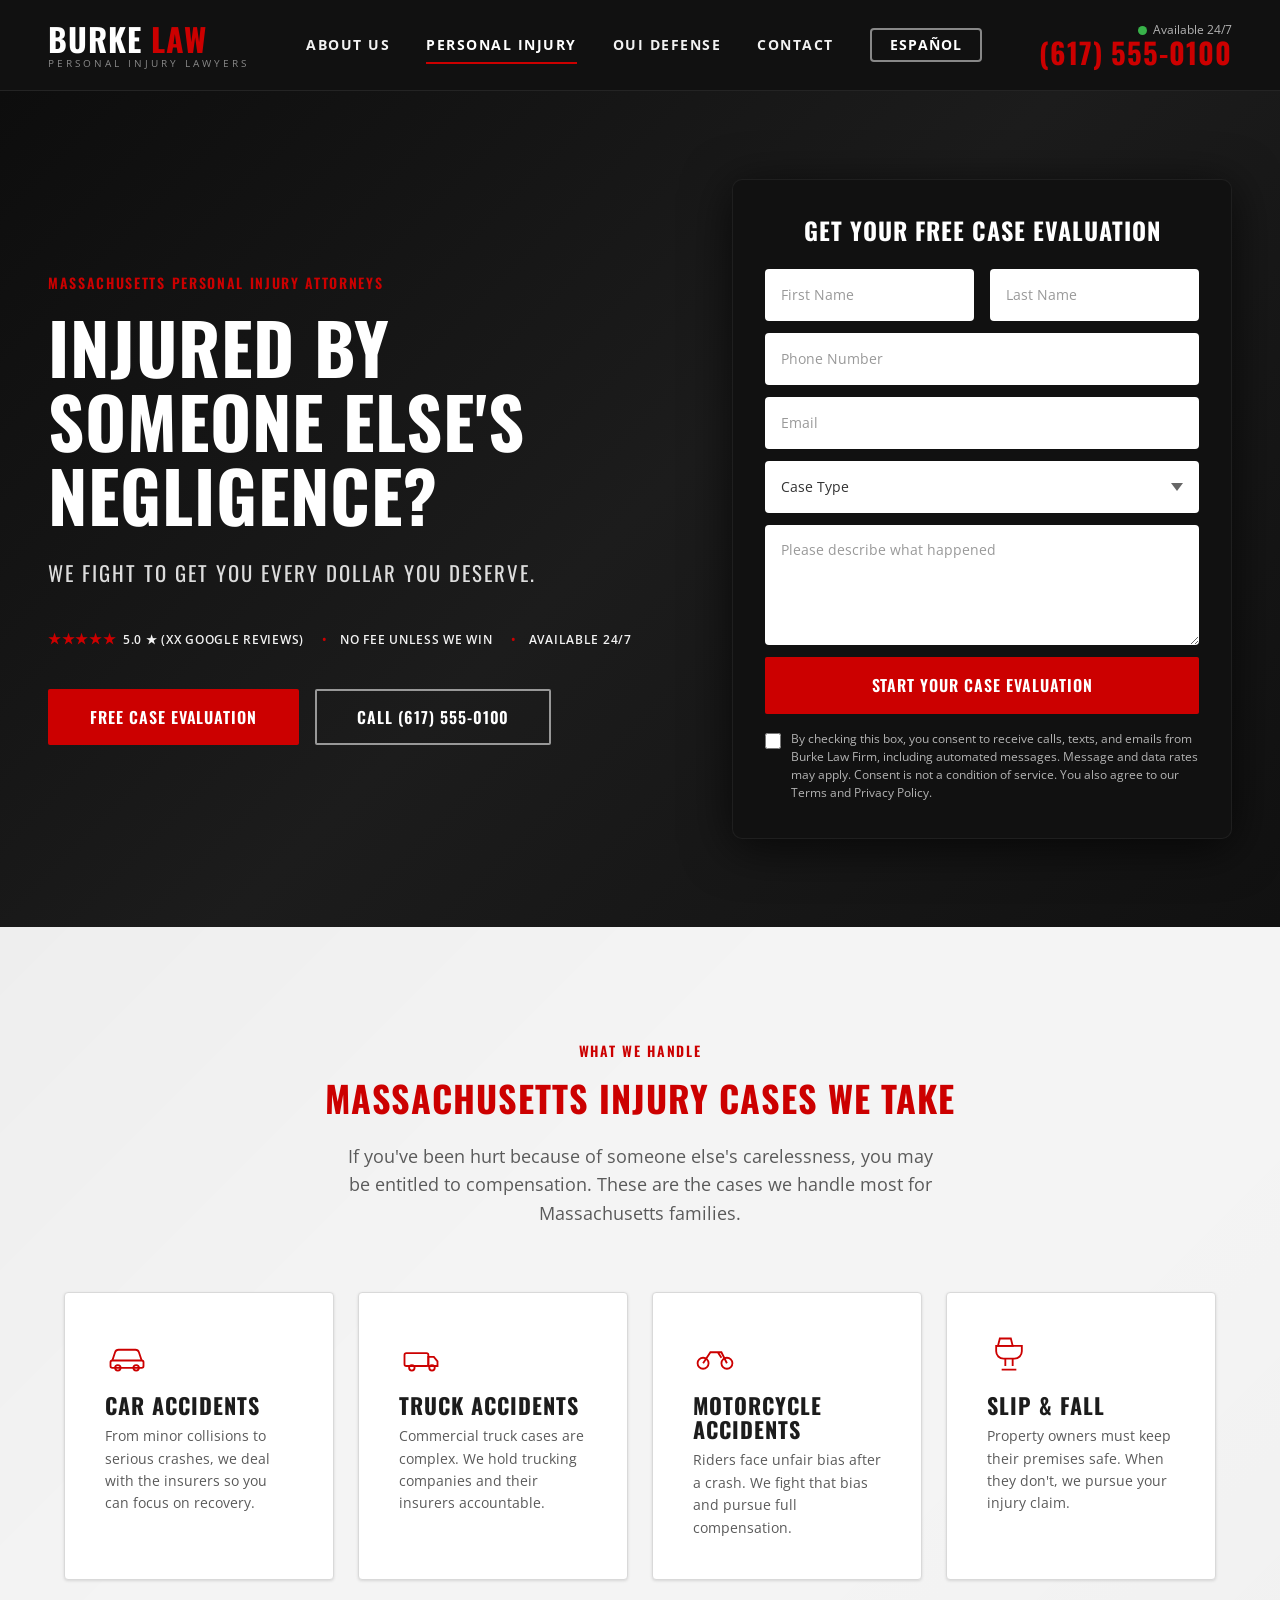
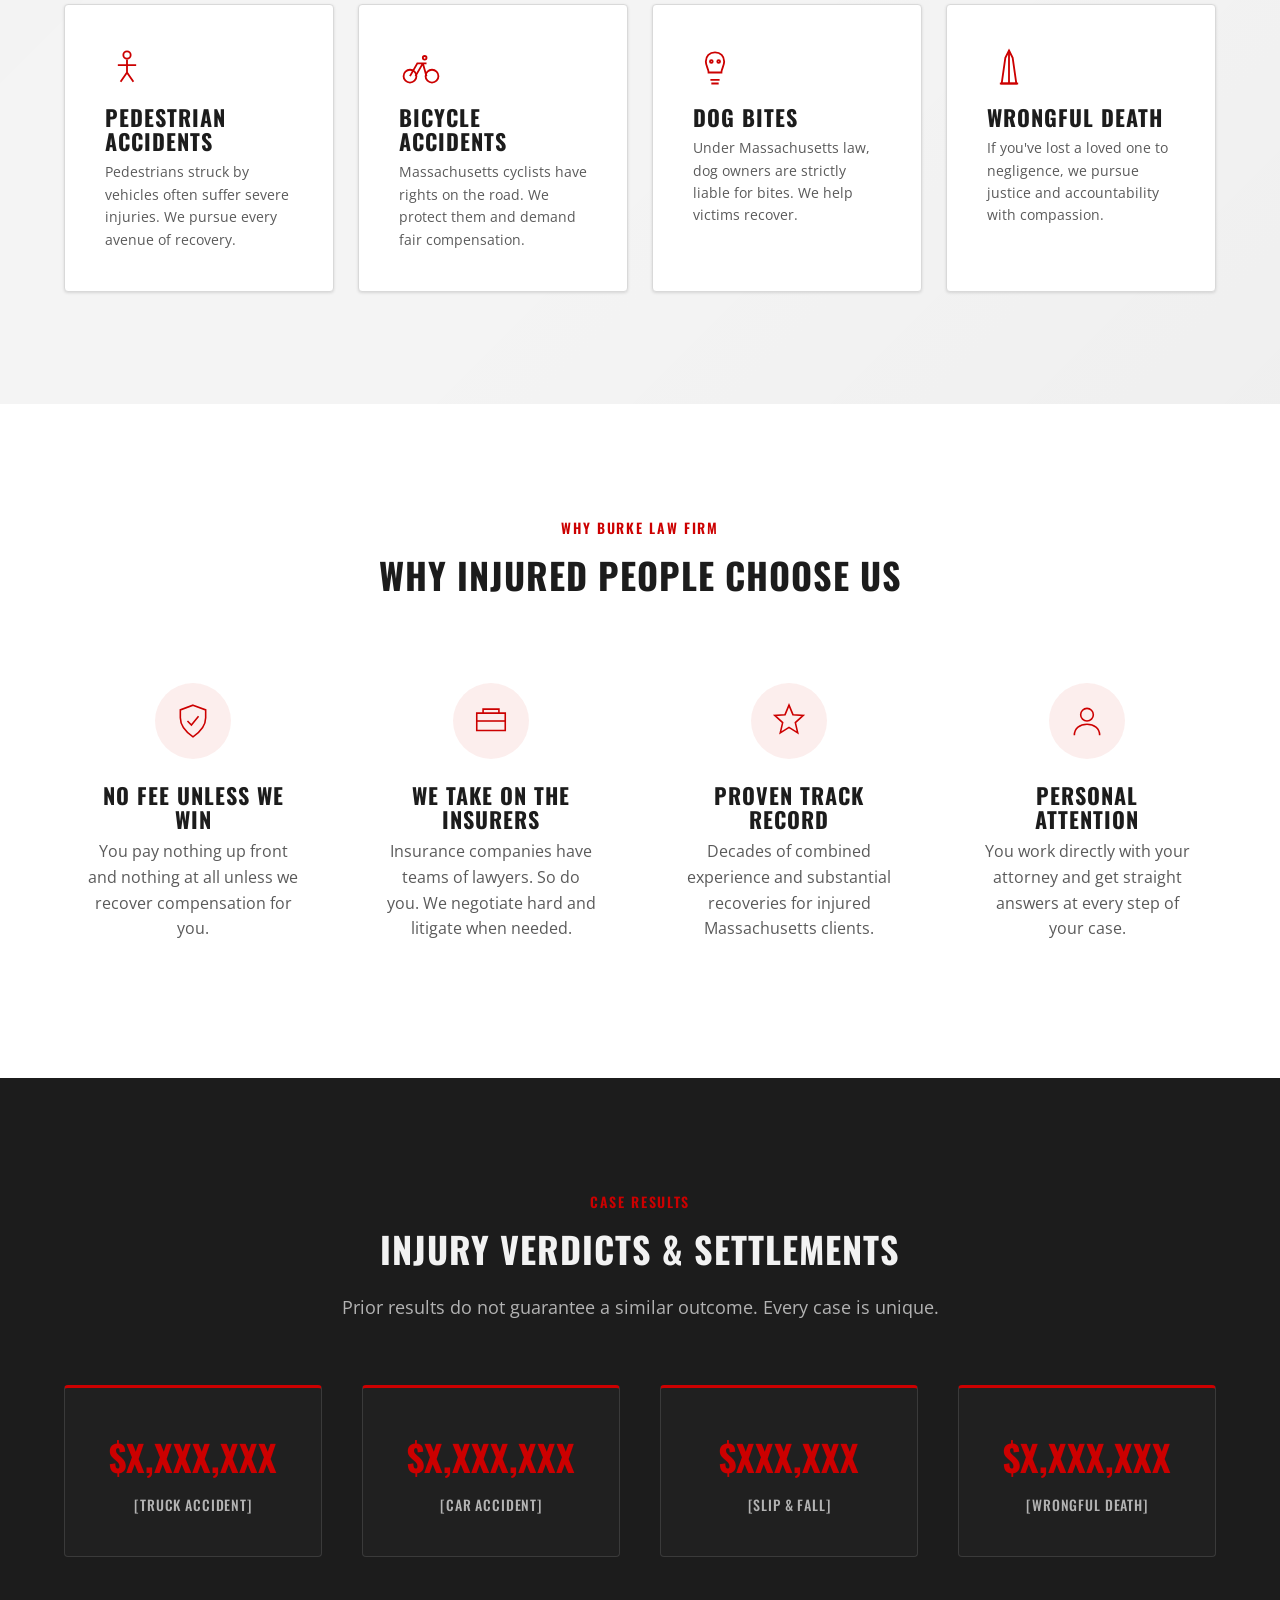
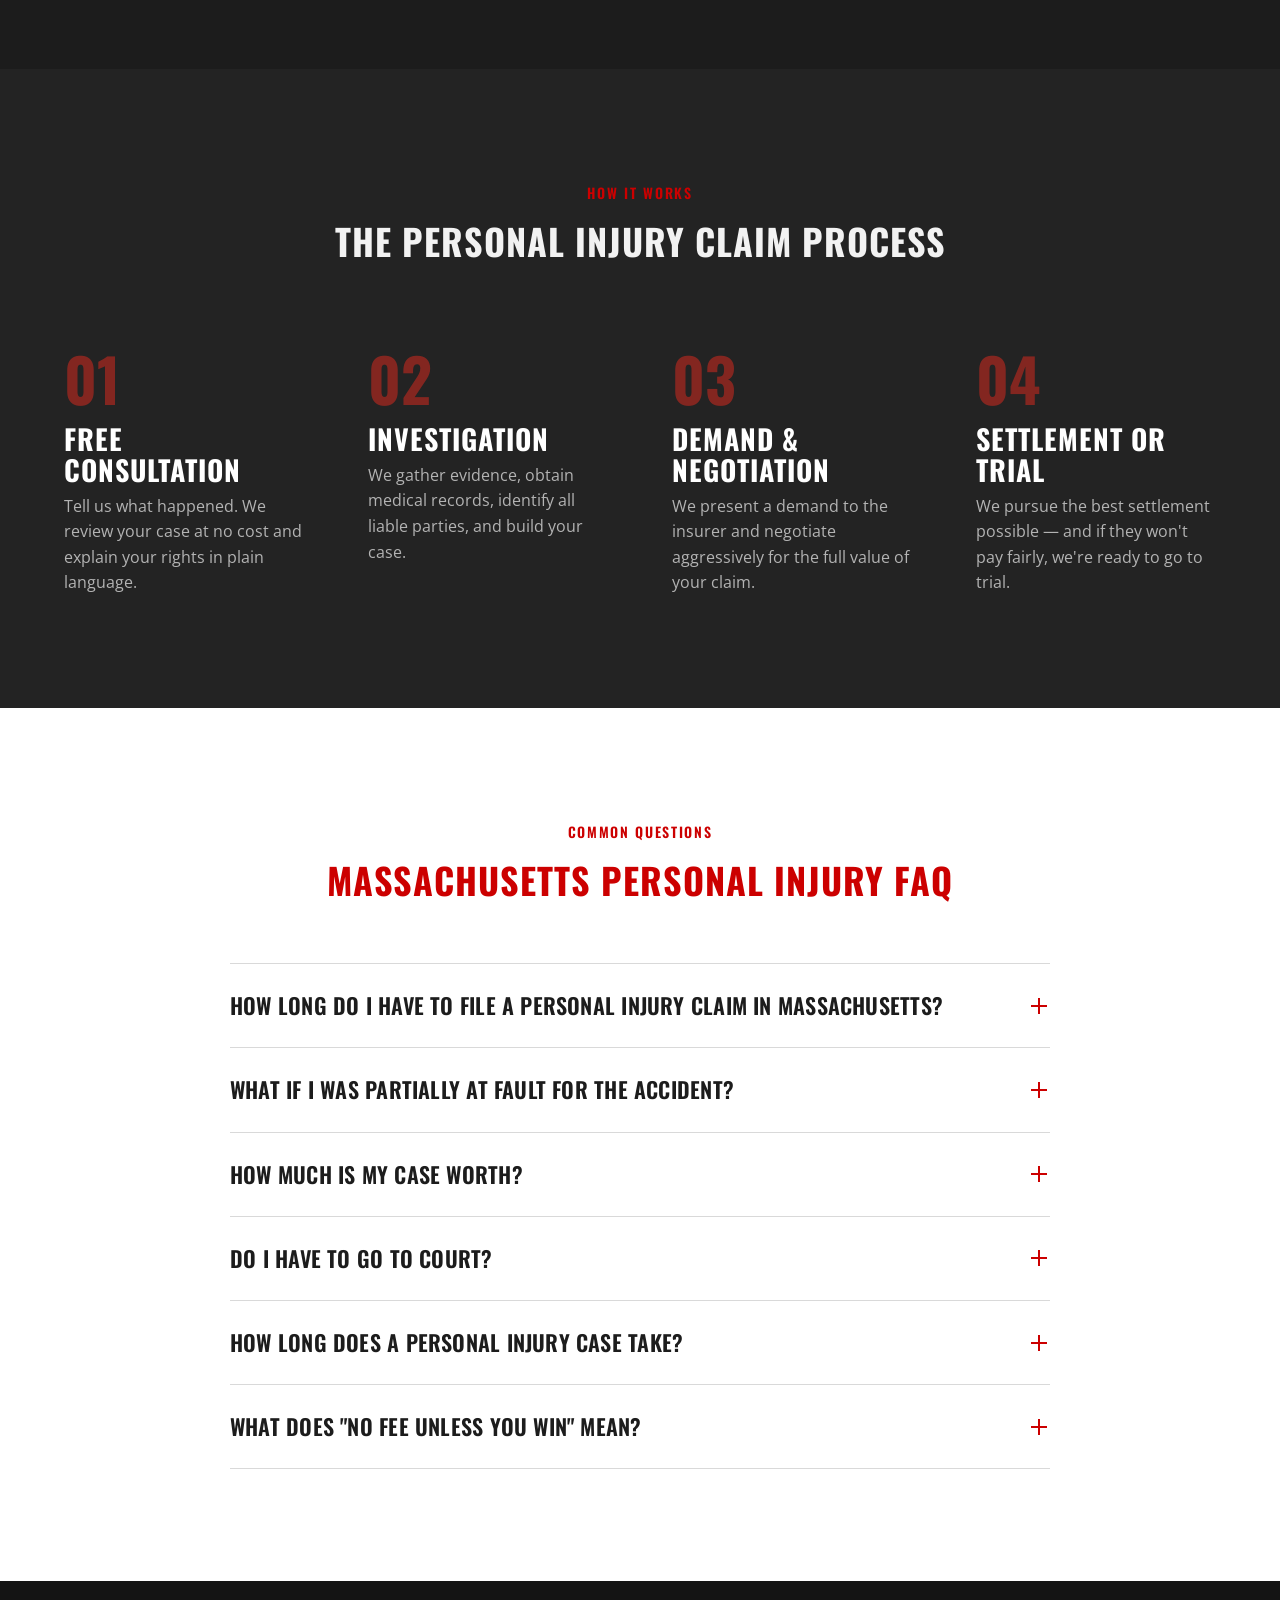
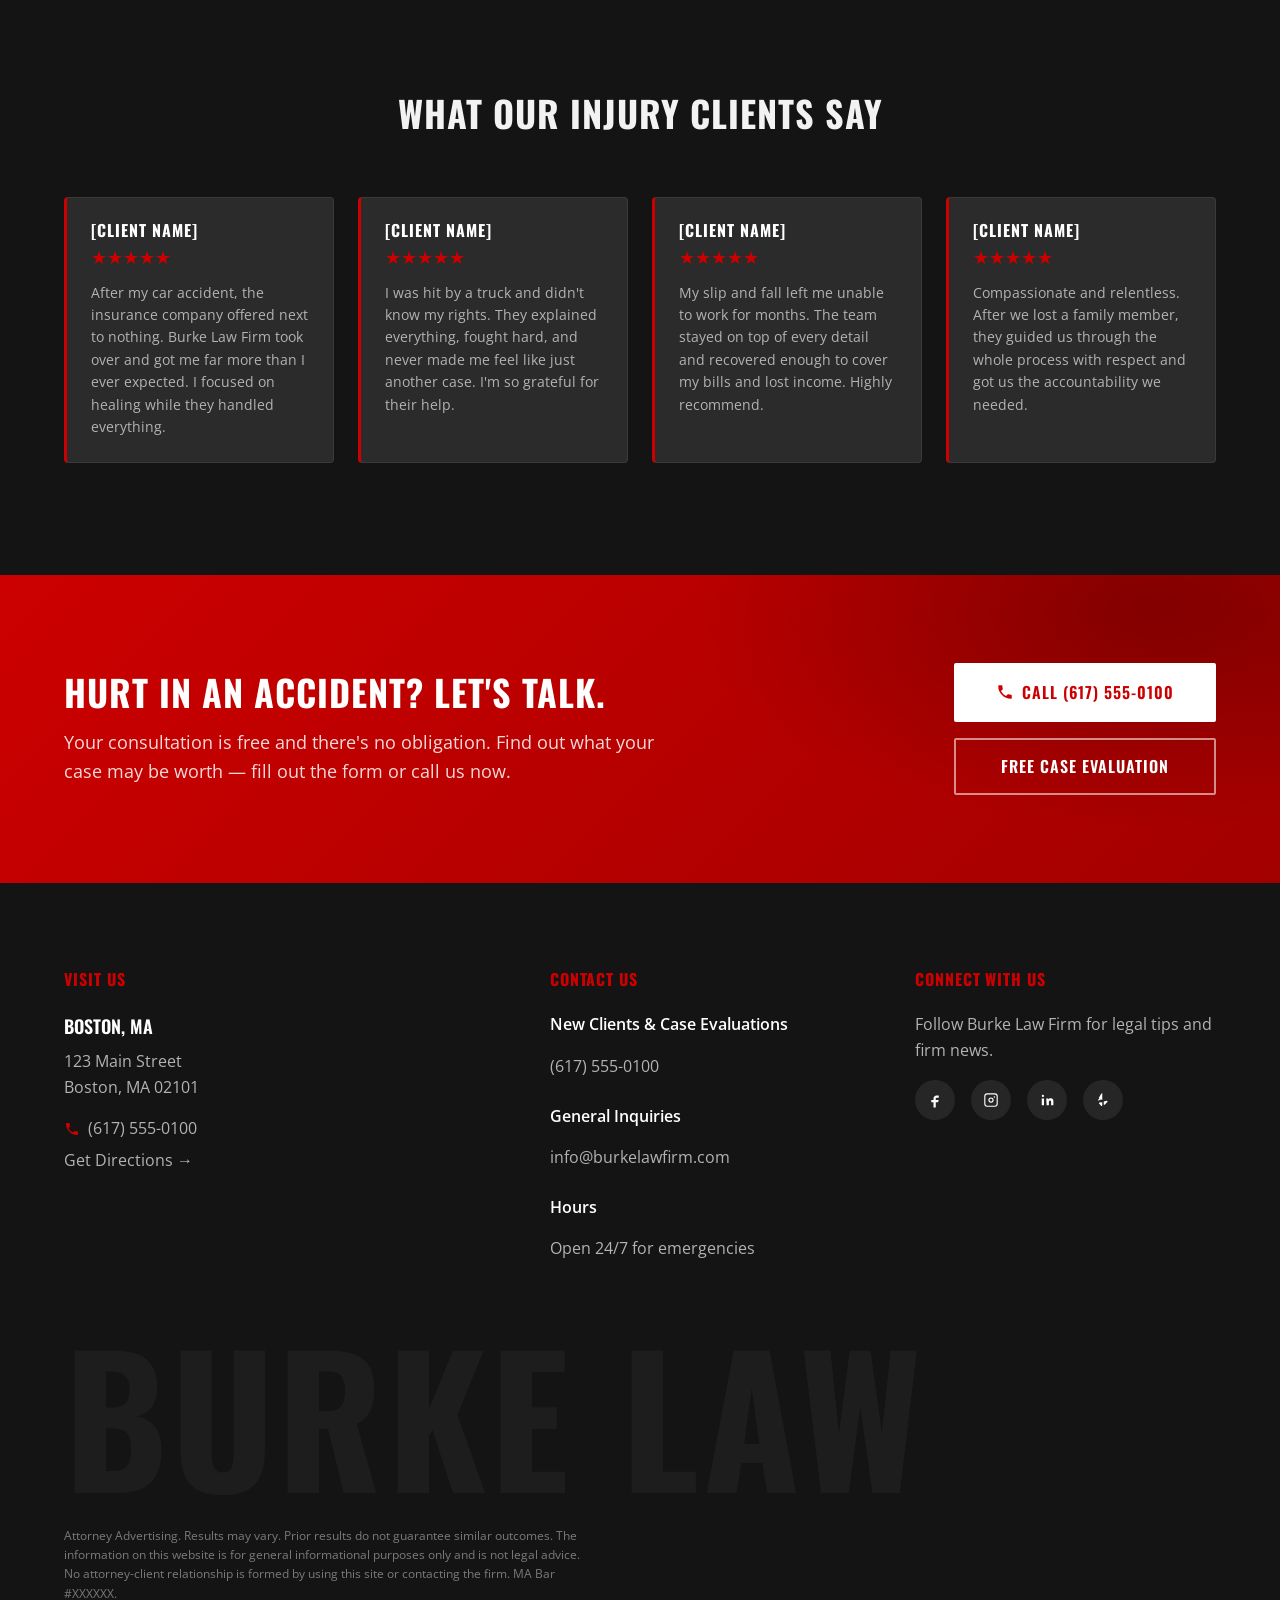
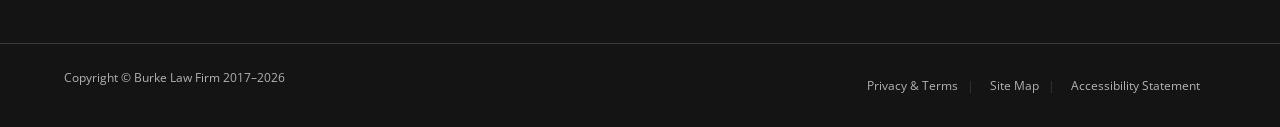
<file: personal-injury.html>
<!DOCTYPE html>
<html lang="en">
<head>
  <meta charset="UTF-8">
  <meta name="viewport" content="width=device-width, initial-scale=1">
  <title>Massachusetts Personal Injury Lawyers | Burke Law Firm</title>
  <meta name="description" content="Injured in Massachusetts? Burke Law Firm fights for accident victims — car, truck, motorcycle, slip & fall, and wrongful death. Free consultation, no fee unless we win.">
  <link rel="canonical" href="https://www.burkelawfirm.com/personal-injury.html">

  <!-- Open Graph -->
  <meta property="og:type" content="website">
  <meta property="og:title" content="Massachusetts Personal Injury Lawyers | Burke Law Firm">
  <meta property="og:description" content="We represent injured people across Massachusetts. Free case evaluation. No fee unless we win.">
  <meta property="og:image" content="assets/og-image.png">
  <meta property="og:url" content="https://www.burkelawfirm.com/personal-injury.html">

  <!-- Fonts -->
  <link rel="preconnect" href="https://fonts.googleapis.com">
  <link rel="preconnect" href="https://fonts.gstatic.com" crossorigin>
  <link href="https://fonts.googleapis.com/css2?family=Oswald:wght@400;500;600;700&family=Open+Sans:wght@400;600;700&display=swap" rel="stylesheet">

  <link rel="stylesheet" href="css/styles.css">
</head>
<body>

  <!-- ============================ NAVBAR ============================ -->
  <header class="navbar" id="navbar">
    <div class="container">
      <a href="index.html" class="navbar__brand navbar-logo" aria-label="Burke Law Firm home">
        <span class="logo-main">Burke<span> Law</span></span>
        <span class="logo-sub">Personal Injury Lawyers</span>
      </a>

      <nav class="navbar__nav" id="primary-nav" aria-label="Primary">
        <a href="about.html" class="navbar__link">About Us</a>
        <a href="personal-injury.html" class="navbar__link active" aria-current="page">Personal Injury</a>
        <a href="oui-defense.html" class="navbar__link">OUI Defense</a>
        <a href="contact.html" class="navbar__link">Contact</a>
        <a href="contact.html" class="btn btn-secondary navbar__lang">Español</a>
      </nav>

      <div class="navbar__actions">
        <div class="navbar__availability">
          <span class="navbar__status"><span class="status-dot" aria-hidden="true"></span> Available 24/7</span>
          <a href="tel:+16175550100" class="navbar__phone">(617) 555-0100</a>
        </div>
        <button class="navbar__toggle" id="nav-toggle" aria-label="Open menu" aria-expanded="false" aria-controls="primary-nav">
          <span></span><span></span><span></span>
        </button>
      </div>
    </div>
  </header>

  <main>

    <!-- ============================ PRACTICE AREA HERO ============================ -->
    <section class="hero hero--page" id="hero">
      <div class="hero__overlay"></div>
      <div class="container hero__inner">
        <div class="hero__content">
          <p class="section-eyebrow">Massachusetts Personal Injury Attorneys</p>
          <h1 class="hero__title">Injured by Someone Else's Negligence?</h1>
          <p class="hero__subtitle">We fight to get you every dollar you deserve.</p>
          <ul class="hero__trust">
            <li><span class="star-rating" aria-hidden="true">★★★★★</span> 5.0 ★ (XX Google reviews)</li>
            <li>No Fee Unless We Win</li>
            <li>Available 24/7</li>
          </ul>
          <div class="hero__actions btn-group">
            <a href="#consult-form" class="btn btn-primary btn-lg">Free Case Evaluation</a>
            <a href="tel:+16175550100" class="btn btn-secondary btn-lg">Call (617) 555-0100</a>
          </div>
        </div>

        <!-- Floating consultation form card -->
        <div class="hero__form" id="consult-form">
          <div class="form-card">
            <h2 class="form-card__title">Get Your Free Case Evaluation</h2>
            <form class="consultation-form" novalidate>
              <div class="form-row">
                <div class="form-group">
                  <label class="visually-hidden" for="pi-first">First Name</label>
                  <input class="form-control" type="text" id="pi-first" name="first_name" placeholder="First Name" required>
                  <span class="form-error">Please enter your first name.</span>
                </div>
                <div class="form-group">
                  <label class="visually-hidden" for="pi-last">Last Name</label>
                  <input class="form-control" type="text" id="pi-last" name="last_name" placeholder="Last Name" required>
                  <span class="form-error">Please enter your last name.</span>
                </div>
              </div>
              <div class="form-group">
                <label class="visually-hidden" for="pi-phone">Phone Number</label>
                <input class="form-control" type="tel" id="pi-phone" name="phone" placeholder="Phone Number" required>
                <span class="form-error">Enter a valid 10-digit phone number.</span>
              </div>
              <div class="form-group">
                <label class="visually-hidden" for="pi-email">Email</label>
                <input class="form-control" type="email" id="pi-email" name="email" placeholder="Email" required>
                <span class="form-error">Enter a valid email address.</span>
              </div>
              <div class="form-group">
                <label class="visually-hidden" for="pi-case">Case Type</label>
                <select class="form-control" id="pi-case" name="case_type" required>
                  <option value="" disabled selected>Case Type</option>
                  <option>Car Accident</option>
                  <option>Truck Accident</option>
                  <option>Motorcycle Accident</option>
                  <option>Slip &amp; Fall</option>
                  <option>Wrongful Death</option>
                  <option>Other Injury</option>
                </select>
                <span class="form-error">Please select a case type.</span>
              </div>
              <div class="form-group">
                <label class="visually-hidden" for="pi-desc">Please describe what happened</label>
                <textarea class="form-control" id="pi-desc" name="description" placeholder="Please describe what happened" required></textarea>
                <span class="form-error">Please tell us briefly what happened.</span>
              </div>
              <button type="submit" class="btn btn-primary btn-block btn-lg">Start Your Case Evaluation</button>
              <label class="form-consent">
                <input type="checkbox" name="consent" required>
                <span>By checking this box, you consent to receive calls, texts, and emails from Burke Law Firm, including automated messages. Message and data rates may apply. Consent is not a condition of service. You also agree to our Terms and Privacy Policy.</span>
              </label>
            </form>
            <div class="form-success" role="status" aria-live="polite">
              <div class="form-success__icon" aria-hidden="true">✓</div>
              <h3>Thank you!</h3>
              <p>A member of our team will contact you within 2 hours. For urgent matters, call us now at <a href="tel:+16175550100">(617) 555-0100</a>.</p>
            </div>
          </div>
        </div>
      </div>
    </section>

    <!-- ============================ CASE TYPES ============================ -->
    <section class="bg-textured section" id="case-types">
      <div class="container">
        <div class="section-header text-center">
          <p class="section-eyebrow">What We Handle</p>
          <h2 class="section-heading section-heading--red">Massachusetts Injury Cases We Take</h2>
          <p class="section-subheading">If you've been hurt because of someone else's carelessness, you may be entitled to compensation. These are the cases we handle most for Massachusetts families.</p>
        </div>

        <div class="casetype-grid">
          <article class="casetype-card animate-on-scroll" data-delay="1">
            <span class="casetype-card__icon" aria-hidden="true">
              <svg viewBox="0 0 48 48" fill="none" stroke="currentColor" stroke-width="2"><path d="M8 30l3-9a4 4 0 0 1 3.8-2.7h18.4A4 4 0 0 1 37 21l3 9"/><rect x="6" y="30" width="36" height="8" rx="2"/><circle cx="14" cy="38" r="3"/><circle cx="34" cy="38" r="3"/></svg>
            </span>
            <h3 class="casetype-card__title">Car Accidents</h3>
            <p>From minor collisions to serious crashes, we deal with the insurers so you can focus on recovery.</p>
          </article>
          <article class="casetype-card animate-on-scroll" data-delay="2">
            <span class="casetype-card__icon" aria-hidden="true">
              <svg viewBox="0 0 48 48" fill="none" stroke="currentColor" stroke-width="2"><rect x="6" y="22" width="26" height="14" rx="2"/><path d="M32 26h6l4 5v5h-10z"/><circle cx="14" cy="38" r="3"/><circle cx="36" cy="38" r="3"/></svg>
            </span>
            <h3 class="casetype-card__title">Truck Accidents</h3>
            <p>Commercial truck cases are complex. We hold trucking companies and their insurers accountable.</p>
          </article>
          <article class="casetype-card animate-on-scroll" data-delay="3">
            <span class="casetype-card__icon" aria-hidden="true">
              <svg viewBox="0 0 48 48" fill="none" stroke="currentColor" stroke-width="2"><circle cx="11" cy="33" r="6"/><circle cx="37" cy="33" r="6"/><path d="M11 33l8-12h8l4 6m6 6l-6-12h-6"/></svg>
            </span>
            <h3 class="casetype-card__title">Motorcycle Accidents</h3>
            <p>Riders face unfair bias after a crash. We fight that bias and pursue full compensation.</p>
          </article>
          <article class="casetype-card animate-on-scroll" data-delay="4">
            <span class="casetype-card__icon" aria-hidden="true">
              <svg viewBox="0 0 48 48" fill="none" stroke="currentColor" stroke-width="2"><path d="M14 6h12l2 8H12z"/><path d="M10 14h28v6a8 8 0 0 1-8 8H18a8 8 0 0 1-8-8z"/><path d="M20 28v8m8-8v8M16 40h16"/></svg>
            </span>
            <h3 class="casetype-card__title">Slip &amp; Fall</h3>
            <p>Property owners must keep their premises safe. When they don't, we pursue your injury claim.</p>
          </article>
          <article class="casetype-card animate-on-scroll" data-delay="1">
            <span class="casetype-card__icon" aria-hidden="true">
              <svg viewBox="0 0 48 48" fill="none" stroke="currentColor" stroke-width="2"><circle cx="24" cy="11" r="4"/><path d="M24 16v14m0 0l-7 10m7-10l7 10M14 22h20"/></svg>
            </span>
            <h3 class="casetype-card__title">Pedestrian Accidents</h3>
            <p>Pedestrians struck by vehicles often suffer severe injuries. We pursue every avenue of recovery.</p>
          </article>
          <article class="casetype-card animate-on-scroll" data-delay="2">
            <span class="casetype-card__icon" aria-hidden="true">
              <svg viewBox="0 0 48 48" fill="none" stroke="currentColor" stroke-width="2"><circle cx="12" cy="34" r="7"/><circle cx="36" cy="34" r="7"/><path d="M12 34l8-14h10m-12 14l8-14m0 0l4 14"/><circle cx="28" cy="14" r="2"/></svg>
            </span>
            <h3 class="casetype-card__title">Bicycle Accidents</h3>
            <p>Massachusetts cyclists have rights on the road. We protect them and demand fair compensation.</p>
          </article>
          <article class="casetype-card animate-on-scroll" data-delay="3">
            <span class="casetype-card__icon" aria-hidden="true">
              <svg viewBox="0 0 48 48" fill="none" stroke="currentColor" stroke-width="2"><path d="M24 8c-6 0-10 4-10 10 0 5 3 8 3 12h14c0-4 3-7 3-12 0-6-4-10-10-10z"/><path d="M19 38h10m-9 4h8"/><circle cx="20" cy="18" r="1.5"/><circle cx="28" cy="18" r="1.5"/></svg>
            </span>
            <h3 class="casetype-card__title">Dog Bites</h3>
            <p>Under Massachusetts law, dog owners are strictly liable for bites. We help victims recover.</p>
          </article>
          <article class="casetype-card animate-on-scroll" data-delay="4">
            <span class="casetype-card__icon" aria-hidden="true">
              <svg viewBox="0 0 48 48" fill="none" stroke="currentColor" stroke-width="2"><path d="M24 6l4 8 4 28H16l4-28z"/><path d="M14 42h20"/><path d="M24 6v36"/></svg>
            </span>
            <h3 class="casetype-card__title">Wrongful Death</h3>
            <p>If you've lost a loved one to negligence, we pursue justice and accountability with compassion.</p>
          </article>
        </div>
      </div>
    </section>

    <!-- ============================ WHY HIRE US ============================ -->
    <section class="bg-white section" id="why-us">
      <div class="container">
        <div class="section-header text-center">
          <p class="section-eyebrow">Why Burke Law Firm</p>
          <h2 class="section-heading">Why Injured People Choose Us</h2>
        </div>
        <div class="why-grid">
          <div class="why-item animate-on-scroll" data-delay="1">
            <div class="why-item__icon" aria-hidden="true">
              <svg viewBox="0 0 48 48" fill="none" stroke="currentColor" stroke-width="2"><path d="M24 4l16 6v10c0 11-7 18-16 24-9-6-16-13-16-24V10z"/><path d="M17 24l5 5 9-11"/></svg>
            </div>
            <h3 class="why-item__title">No Fee Unless We Win</h3>
            <p>You pay nothing up front and nothing at all unless we recover compensation for you.</p>
          </div>
          <div class="why-item animate-on-scroll" data-delay="2">
            <div class="why-item__icon" aria-hidden="true">
              <svg viewBox="0 0 48 48" fill="none" stroke="currentColor" stroke-width="2"><path d="M6 14h36v22H6z"/><path d="M14 14V9h20v5"/><path d="M6 24h36"/></svg>
            </div>
            <h3 class="why-item__title">We Take On the Insurers</h3>
            <p>Insurance companies have teams of lawyers. So do you. We negotiate hard and litigate when needed.</p>
          </div>
          <div class="why-item animate-on-scroll" data-delay="3">
            <div class="why-item__icon" aria-hidden="true">
              <svg viewBox="0 0 48 48" fill="none" stroke="currentColor" stroke-width="2"><path d="M24 4l5 12 13 1-10 9 3 13-11-7-11 7 3-13L6 17l13-1z"/></svg>
            </div>
            <h3 class="why-item__title">Proven Track Record</h3>
            <p>Decades of combined experience and substantial recoveries for injured Massachusetts clients.</p>
          </div>
          <div class="why-item animate-on-scroll" data-delay="4">
            <div class="why-item__icon" aria-hidden="true">
              <svg viewBox="0 0 48 48" fill="none" stroke="currentColor" stroke-width="2"><circle cx="24" cy="16" r="8"/><path d="M8 42c0-9 7-14 16-14s16 5 16 14"/></svg>
            </div>
            <h3 class="why-item__title">Personal Attention</h3>
            <p>You work directly with your attorney and get straight answers at every step of your case.</p>
          </div>
        </div>
      </div>
    </section>

    <!-- ============================ CASE RESULTS ============================ -->
    <section class="bg-dark section" id="results">
      <div class="container">
        <div class="section-header text-center">
          <p class="section-eyebrow">Case Results</p>
          <h2 class="section-heading">Injury Verdicts &amp; Settlements</h2>
          <p class="section-subheading">Prior results do not guarantee a similar outcome. Every case is unique.</p>
        </div>
        <div class="results-grid">
          <article class="result-card animate-on-scroll" data-delay="1">
            <p class="result-card__amount">$X,XXX,XXX</p>
            <p class="result-card__type">[Truck Accident]</p>
          </article>
          <article class="result-card animate-on-scroll" data-delay="2">
            <p class="result-card__amount">$X,XXX,XXX</p>
            <p class="result-card__type">[Car Accident]</p>
          </article>
          <article class="result-card animate-on-scroll" data-delay="3">
            <p class="result-card__amount">$XXX,XXX</p>
            <p class="result-card__type">[Slip &amp; Fall]</p>
          </article>
          <article class="result-card animate-on-scroll" data-delay="4">
            <p class="result-card__amount">$X,XXX,XXX</p>
            <p class="result-card__type">[Wrongful Death]</p>
          </article>
        </div>
      </div>
    </section>

    <!-- ============================ THE LEGAL PROCESS ============================ -->
    <section class="bg-dark-2 section" id="process">
      <div class="container">
        <div class="section-header text-center">
          <p class="section-eyebrow">How It Works</p>
          <h2 class="section-heading">The Personal Injury Claim Process</h2>
        </div>
        <div class="process-grid process-grid--4">
          <div class="process-step animate-on-scroll" data-delay="1">
            <span class="process-step__num">01</span>
            <h3 class="process-step__title">Free Consultation</h3>
            <p>Tell us what happened. We review your case at no cost and explain your rights in plain language.</p>
          </div>
          <div class="process-step animate-on-scroll" data-delay="2">
            <span class="process-step__num">02</span>
            <h3 class="process-step__title">Investigation</h3>
            <p>We gather evidence, obtain medical records, identify all liable parties, and build your case.</p>
          </div>
          <div class="process-step animate-on-scroll" data-delay="3">
            <span class="process-step__num">03</span>
            <h3 class="process-step__title">Demand &amp; Negotiation</h3>
            <p>We present a demand to the insurer and negotiate aggressively for the full value of your claim.</p>
          </div>
          <div class="process-step animate-on-scroll" data-delay="4">
            <span class="process-step__num">04</span>
            <h3 class="process-step__title">Settlement or Trial</h3>
            <p>We pursue the best settlement possible — and if they won't pay fairly, we're ready to go to trial.</p>
          </div>
        </div>
      </div>
    </section>

    <!-- ============================ FAQ ============================ -->
    <section class="bg-white section" id="faq">
      <div class="container">
        <div class="section-header text-center">
          <p class="section-eyebrow">Common Questions</p>
          <h2 class="section-heading section-heading--red">Massachusetts Personal Injury FAQ</h2>
        </div>

        <div class="faq">
          <div class="faq-item">
            <button class="faq-question" aria-expanded="false">
              How long do I have to file a personal injury claim in Massachusetts?
              <span class="faq-question__icon" aria-hidden="true"></span>
            </button>
            <div class="faq-answer">
              <div class="faq-answer__inner">
                <p>In most Massachusetts personal injury cases, you have <strong>three years from the date of the injury</strong> to file a lawsuit (M.G.L. c. 260, § 2A). Some claims — such as those against a city or town — have shorter notice deadlines. Because missing a deadline can bar your claim entirely, it's best to speak with an attorney as soon as possible.</p>
              </div>
            </div>
          </div>

          <div class="faq-item">
            <button class="faq-question" aria-expanded="false">
              What if I was partially at fault for the accident?
              <span class="faq-question__icon" aria-hidden="true"></span>
            </button>
            <div class="faq-answer">
              <div class="faq-answer__inner">
                <p>Massachusetts follows a <strong>modified comparative negligence</strong> rule (M.G.L. c. 231, § 85). You can still recover compensation as long as you were <strong>50% or less at fault</strong>, but your award is reduced by your share of fault. If you are found more than 50% at fault, you cannot recover. Insurers often try to shift blame onto you — having an attorney protects against this.</p>
              </div>
            </div>
          </div>

          <div class="faq-item">
            <button class="faq-question" aria-expanded="false">
              How much is my case worth?
              <span class="faq-question__icon" aria-hidden="true"></span>
            </button>
            <div class="faq-answer">
              <div class="faq-answer__inner">
                <p>Every case is different. Value depends on factors like the severity of your injuries, your medical bills, lost wages, future care needs, pain and suffering, and the available insurance coverage. We evaluate all of these together so you understand the full value of your claim — not just the quick number an insurer offers.</p>
              </div>
            </div>
          </div>

          <div class="faq-item">
            <button class="faq-question" aria-expanded="false">
              Do I have to go to court?
              <span class="faq-question__icon" aria-hidden="true"></span>
            </button>
            <div class="faq-answer">
              <div class="faq-answer__inner">
                <p>Most personal injury cases settle without a trial. However, we prepare every case as if it will go to court — that readiness is often what motivates insurers to make a fair offer. If a fair settlement can't be reached, we are fully prepared to take your case to trial.</p>
              </div>
            </div>
          </div>

          <div class="faq-item">
            <button class="faq-question" aria-expanded="false">
              How long does a personal injury case take?
              <span class="faq-question__icon" aria-hidden="true"></span>
            </button>
            <div class="faq-answer">
              <div class="faq-answer__inner">
                <p>It depends on the complexity of your case and the extent of your injuries. Some claims resolve in a few months; others — especially those involving serious injuries or disputed liability — can take a year or more. We move your case as efficiently as possible while making sure you don't settle for less than it's worth.</p>
              </div>
            </div>
          </div>

          <div class="faq-item">
            <button class="faq-question" aria-expanded="false">
              What does "no fee unless you win" mean?
              <span class="faq-question__icon" aria-hidden="true"></span>
            </button>
            <div class="faq-answer">
              <div class="faq-answer__inner">
                <p>We handle personal injury cases on a <strong>contingency fee</strong> basis. That means you pay no attorney's fees up front — we are only paid a percentage of the recovery if and when we win or settle your case. If we don't recover compensation for you, you owe us no attorney's fee.</p>
              </div>
            </div>
          </div>
        </div>
      </div>
    </section>

    <!-- ============================ TESTIMONIALS ============================ -->
    <section class="bg-ink section" id="testimonials">
      <div class="container">
        <div class="section-header text-center">
          <h2 class="section-heading">What Our Injury Clients Say</h2>
        </div>
        <div class="testimonial-grid">
          <article class="card card--dark testimonial animate-on-scroll" data-delay="1">
            <h3 class="testimonial__name">[Client Name]</h3>
            <span class="star-rating" aria-label="5 out of 5 stars">★★★★★</span>
            <p class="testimonial__quote card-text">After my car accident, the insurance company offered next to nothing. Burke Law Firm took over and got me far more than I ever expected. I focused on healing while they handled everything.</p>
          </article>
          <article class="card card--dark testimonial animate-on-scroll" data-delay="2">
            <h3 class="testimonial__name">[Client Name]</h3>
            <span class="star-rating" aria-label="5 out of 5 stars">★★★★★</span>
            <p class="testimonial__quote card-text">I was hit by a truck and didn't know my rights. They explained everything, fought hard, and never made me feel like just another case. I'm so grateful for their help.</p>
          </article>
          <article class="card card--dark testimonial animate-on-scroll" data-delay="3">
            <h3 class="testimonial__name">[Client Name]</h3>
            <span class="star-rating" aria-label="5 out of 5 stars">★★★★★</span>
            <p class="testimonial__quote card-text">My slip and fall left me unable to work for months. The team stayed on top of every detail and recovered enough to cover my bills and lost income. Highly recommend.</p>
          </article>
          <article class="card card--dark testimonial animate-on-scroll" data-delay="4">
            <h3 class="testimonial__name">[Client Name]</h3>
            <span class="star-rating" aria-label="5 out of 5 stars">★★★★★</span>
            <p class="testimonial__quote card-text">Compassionate and relentless. After we lost a family member, they guided us through the whole process with respect and got us the accountability we needed.</p>
          </article>
        </div>
      </div>
    </section>

    <!-- ============================ CTA BAND ============================ -->
    <section class="cta-band">
      <div class="cta-band__overlay"></div>
      <div class="container cta-band__inner animate-on-scroll">
        <div class="cta-band__content">
          <h2 class="section-heading">Hurt in an Accident? Let's Talk.</h2>
          <p class="section-subheading">Your consultation is free and there's no obligation. Find out what your case may be worth — fill out the form or call us now.</p>
        </div>
        <div class="cta-band__action">
          <a href="tel:+16175550100" class="btn btn-primary btn-lg">
            <svg viewBox="0 0 24 24" width="18" height="18" fill="currentColor" aria-hidden="true"><path d="M6.6 10.8a15.5 15.5 0 006.6 6.6l2.2-2.2a1 1 0 011-.24 11.4 11.4 0 003.6.57 1 1 0 011 1V20a1 1 0 01-1 1A17 17 0 013 4a1 1 0 011-1h3.5a1 1 0 011 1 11.4 11.4 0 00.57 3.6 1 1 0 01-.24 1z"/></svg>
            Call (617) 555-0100
          </a>
          <a href="contact.html" class="btn btn-secondary btn-lg">Free Case Evaluation</a>
        </div>
      </div>
    </section>

  </main>

  <!-- ============================ FOOTER ============================ -->
  <footer class="footer">
    <div class="container">
      <div class="footer__grid">
        <div>
          <h2 class="footer__col-title">Visit Us</h2>
          <div class="footer__office">
            <p class="footer__office-name">Boston, MA</p>
            <p>123 Main Street<br>Boston, MA 02101</p>
            <p class="footer__line">
              <svg viewBox="0 0 24 24" width="16" height="16" fill="var(--color-red)" aria-hidden="true"><path d="M6.6 10.8a15.5 15.5 0 006.6 6.6l2.2-2.2a1 1 0 011-.24 11.4 11.4 0 003.6.57 1 1 0 011 1V20a1 1 0 01-1 1A17 17 0 013 4a1 1 0 011-1h3.5a1 1 0 011 1 11.4 11.4 0 00.57 3.6 1 1 0 01-.24 1z"/></svg>
              <a href="tel:+16175550100">(617) 555-0100</a>
            </p>
            <p><a href="https://maps.google.com" target="_blank" rel="noopener">Get Directions →</a></p>
          </div>
        </div>

        <div>
          <h2 class="footer__col-title">Contact Us</h2>
          <div class="footer__contact-group">
            <p class="footer__contact-label">New Clients &amp; Case Evaluations</p>
            <p><a href="tel:+16175550100">(617) 555-0100</a></p>
          </div>
          <div class="footer__contact-group">
            <p class="footer__contact-label">General Inquiries</p>
            <p><a href="mailto:info@burkelawfirm.com">info@burkelawfirm.com</a></p>
          </div>
          <div class="footer__contact-group">
            <p class="footer__contact-label">Hours</p>
            <p>Open 24/7 for emergencies</p>
          </div>
        </div>

        <div>
          <h2 class="footer__col-title">Connect With Us</h2>
          <p>Follow Burke Law Firm for legal tips and firm news.</p>
          <div class="footer__social">
            <a href="#" aria-label="Facebook"><svg viewBox="0 0 24 24" width="18" height="18" fill="currentColor"><path d="M14 9h3V6h-3c-2.2 0-4 1.8-4 4v2H7v3h3v7h3v-7h3l1-3h-4v-2a1 1 0 011-1z"/></svg></a>
            <a href="#" aria-label="Instagram"><svg viewBox="0 0 24 24" width="18" height="18" fill="currentColor"><path d="M12 8.5A3.5 3.5 0 1012 15.5 3.5 3.5 0 0012 8.5zm0 5.5a2 2 0 110-4 2 2 0 010 4zm4.5-7a1 1 0 100 2 1 1 0 000-2zM17 3H7a4 4 0 00-4 4v10a4 4 0 004 4h10a4 4 0 004-4V7a4 4 0 00-4-4zm2.5 14a2.5 2.5 0 01-2.5 2.5H7A2.5 2.5 0 014.5 17V7A2.5 2.5 0 017 4.5h10A2.5 2.5 0 0119.5 7z"/></svg></a>
            <a href="#" aria-label="LinkedIn"><svg viewBox="0 0 24 24" width="18" height="18" fill="currentColor"><path d="M6.5 8A1.5 1.5 0 116.5 5 1.5 1.5 0 016.5 8zM5 10h3v9H5zm6 0h2.8v1.3h.04A3.1 3.1 0 0117 9.7c3 0 3.5 1.9 3.5 4.4V19h-3v-4c0-1 0-2.2-1.4-2.2s-1.6 1-1.6 2.1V19h-3z"/></svg></a>
            <a href="#" aria-label="Yelp"><svg viewBox="0 0 24 24" width="18" height="18" fill="currentColor"><path d="M11 3v9l-4-2a1 1 0 01-.3-1.5l3-5A1 1 0 0111 3zm2 11l4-1a1 1 0 01.8 1.7l-3.5 3.6A1 1 0 0113 18zm-2 1v4a1 1 0 01-1.6.8l-2.6-3a1 1 0 01.5-1.6zm-1-4l-4 1.5A1 1 0 015 12l3-2.5a1 1 0 011.6.4z"/></svg></a>
          </div>
        </div>
      </div>

      <div class="footer__watermark" aria-hidden="true">Burke Law</div>

      <p class="footer__legal">Attorney Advertising. Results may vary. Prior results do not guarantee similar outcomes. The information on this website is for general informational purposes only and is not legal advice. No attorney-client relationship is formed by using this site or contacting the firm. MA Bar #XXXXXX.</p>
    </div>

    <div class="footer__bottom">
      <div class="container">
        <p>Copyright © Burke Law Firm 2017–2026</p>
        <ul class="footer__bottom-links">
          <li><a href="#">Privacy &amp; Terms</a></li>
          <li><a href="#">Site Map</a></li>
          <li><a href="#">Accessibility Statement</a></li>
        </ul>
      </div>
    </div>
  </footer>

  <!-- ============================ MOBILE STICKY CTA ============================ -->
  <nav class="mobile-cta" aria-label="Quick contact">
    <a href="tel:+16175550100" class="mobile-cta__call">
      <svg viewBox="0 0 24 24" width="16" height="16" fill="currentColor" aria-hidden="true"><path d="M6.6 10.8a15.5 15.5 0 006.6 6.6l2.2-2.2a1 1 0 011-.24 11.4 11.4 0 003.6.57 1 1 0 011 1V20a1 1 0 01-1 1A17 17 0 013 4a1 1 0 011-1h3.5a1 1 0 011 1 11.4 11.4 0 00.57 3.6 1 1 0 01-.24 1z"/></svg>
      Call Now
    </a>
    <a href="contact.html" class="mobile-cta__consult">Free Consult</a>
  </nav>

  <script src="js/main.js" defer></script>
</body>
</html>
</file>
<file: css/styles.css>
/* ==========================================================================
   BURKE LAW FIRM — Global Stylesheet
   TorkLaw.com design replica. Pure CSS3, no frameworks.
   --------------------------------------------------------------------------
   TABLE OF CONTENTS
   1.  CSS Reset
   2.  Design Tokens (CSS variables)
   3.  Base Typography
   4.  Layout Utilities
   5.  Buttons
   6.  Section Helpers (eyebrow, heading, subheading, divider)
   7.  Cards & Components (card, form-card, badge/pill, star-rating)
   8.  Forms
   9.  Navbar
   10. Footer
   11. Animations (scroll reveal)
   12. Mobile Sticky CTA Bar
   13. Media Queries
   ========================================================================== */

/* ==========================================================================
   1. CSS RESET
   ========================================================================== */
*,
*::before,
*::after {
  box-sizing: border-box;
  margin: 0;
  padding: 0;
}

html {
  -webkit-text-size-adjust: 100%;
  scroll-behavior: smooth;
}

body {
  -webkit-font-smoothing: antialiased;
  -moz-osx-font-smoothing: grayscale;
  text-rendering: optimizeLegibility;
}

img,
picture,
svg,
video {
  display: block;
  max-width: 100%;
}

button,
input,
select,
textarea {
  font: inherit;
  color: inherit;
}

button {
  cursor: pointer;
  background: none;
  border: none;
}

ul,
ol {
  list-style: none;
}

a {
  text-decoration: none;
  color: inherit;
}

table {
  border-collapse: collapse;
  width: 100%;
}

/* ==========================================================================
   2. DESIGN TOKENS — extracted from TorkLaw screenshots
   ========================================================================== */
:root {
  /* --- Colors --- */
  --color-red: #cc0000;          /* primary accent: buttons, headings, links, stars (TorkLaw red) */
  --color-red-dark: #a30000;     /* button hover */
  --color-red-soft: #e11919;

  --color-dark: #1c1c1c;         /* primary dark background (navbar, hero base) */
  --color-dark-2: #232323;       /* alternate dark section */
  --color-dark-3: #2b2b2b;       /* card surface on dark */
  --color-ink: #141414;          /* deepest black panels */

  --color-light: #f4f4f4;        /* light section background */
  --color-light-2: #eaeaea;      /* light section alt / texture base */
  --color-white: #ffffff;

  --color-text: #1c1c1c;         /* body text on light */
  --color-text-muted: #5a5a5a;   /* secondary text on light */
  --color-text-invert: #f2f2f2;  /* body text on dark */
  --color-text-invert-muted: #b3b3b3; /* secondary text on dark */

  --color-border: #d9d9d9;       /* light borders */
  --color-border-dark: #3a3a3a;  /* borders on dark surfaces */
  --color-field-border: #c9c9c9; /* form input border */

  --color-green: #38b34a;        /* "Available 24/7" status dot */
  --color-gold: #f5a623;         /* star fallback / awards */

  --color-error: #d4291f;
  --color-success: #2e8b3d;

  /* --- Typography --- */
  --font-display: "Oswald", sans-serif; /* headings, logo */
  --font-heading: "Oswald", sans-serif;
  --font-body: "Open Sans", sans-serif;

  --text-xs: 0.75rem;     /* 12px — fine print */
  --text-sm: 0.875rem;    /* 14px — labels, small */
  --text-base: 1rem;      /* 16px — body */
  --text-md: 1.125rem;    /* 18px — lead body */
  --text-lg: 1.375rem;    /* 22px — h4 / large */
  --text-xl: 1.75rem;     /* 28px — h3 */
  --text-2xl: 2.25rem;    /* 36px — h2 */
  --text-3xl: 3rem;       /* 48px — section hero */
  --text-4xl: 3.75rem;    /* 60px — homepage hero h1 */

  --leading-tight: 1.1;
  --leading-snug: 1.25;
  --leading-normal: 1.6;

  --tracking-wide: 0.06em;
  --tracking-wider: 0.12em;   /* eyebrows, uppercase labels */

  /* --- Spacing scale --- */
  --space-xs: 0.5rem;     /* 8px */
  --space-sm: 1rem;       /* 16px */
  --space-md: 1.5rem;     /* 24px */
  --space-lg: 2.5rem;     /* 40px */
  --space-xl: 4rem;       /* 64px */
  --space-2xl: 5.5rem;    /* 88px */
  --space-3xl: 7rem;      /* 112px */

  --section-pad-y: var(--space-3xl);   /* vertical padding for full sections */

  /* --- Shadows --- */
  --shadow-sm: 0 1px 3px rgba(0, 0, 0, 0.12);
  --shadow-md: 0 6px 18px rgba(0, 0, 0, 0.15);
  --shadow-lg: 0 18px 45px rgba(0, 0, 0, 0.25);

  /* --- Radius --- */
  --radius-sm: 2px;
  --radius-md: 4px;
  --radius-lg: 8px;

  /* --- Layout --- */
  --container-max: 1200px;
  --container-pad: 1.5rem;
  --navbar-h: 90px;
  --navbar-h-scrolled: 68px;

  /* --- Motion --- */
  --ease: cubic-bezier(0.22, 0.61, 0.36, 1);
  --transition: 0.25s var(--ease);
}

/* ==========================================================================
   3. BASE TYPOGRAPHY
   ========================================================================== */
body {
  font-family: var(--font-body);
  font-size: var(--text-base);
  line-height: var(--leading-normal);
  color: var(--color-text);
  background: var(--color-white);
  overflow-x: clip; /* guard against any full-bleed horizontal scroll (won't break sticky) */
}

h1,
h2,
h3,
h4,
h5,
h6 {
  font-family: var(--font-heading);
  font-weight: 700;
  line-height: var(--leading-tight);
  color: inherit;
  text-transform: uppercase;
  letter-spacing: 1px;
}

/* Body font for all text-bearing + form elements (TorkLaw uses Open Sans) */
body,
p,
a,
li,
label,
input,
select,
textarea,
button {
  font-family: var(--font-body);
}

h1 { font-size: var(--text-4xl); }
h2 { font-size: var(--text-2xl); }
h3 { font-size: var(--text-xl); }
h4 { font-size: var(--text-lg); }
h5 { font-size: var(--text-base); }
h6 { font-size: var(--text-sm); }

p {
  margin-bottom: var(--space-sm);
}

p:last-child {
  margin-bottom: 0;
}

a {
  color: var(--color-red);
  transition: color var(--transition);
}

a:hover {
  color: var(--color-red-dark);
}

strong {
  font-weight: 700;
}

:focus-visible {
  outline: 3px solid var(--color-red);
  outline-offset: 2px;
}

/* ==========================================================================
   4. LAYOUT UTILITIES
   ========================================================================== */
.container {
  width: 100%;
  max-width: var(--container-max);
  margin-inline: auto;
  padding-inline: var(--container-pad);
}

.container--wide {
  max-width: 1320px;
}

.section {
  padding-block: var(--section-pad-y);
}

.section--tight {
  padding-block: var(--space-2xl);
}

.bg-dark {
  background-color: var(--color-dark);
  color: var(--color-text-invert);
}

.bg-dark-2 {
  background-color: var(--color-dark-2);
  color: var(--color-text-invert);
}

.bg-ink {
  background-color: var(--color-ink);
  color: var(--color-text-invert);
}

.bg-light {
  background-color: var(--color-light);
  color: var(--color-text);
}

.bg-white {
  background-color: var(--color-white);
  color: var(--color-text);
}

/* Subtle diagonal texture used on TorkLaw's light sections */
.bg-textured {
  background-color: var(--color-light);
  background-image:
    linear-gradient(135deg, rgba(0, 0, 0, 0.025) 0%, transparent 35%),
    linear-gradient(315deg, rgba(0, 0, 0, 0.02) 0%, transparent 40%);
  color: var(--color-text);
}

.text-center { text-align: center; }
.text-left { text-align: left; }
.text-right { text-align: right; }
.text-muted { color: var(--color-text-muted); }

/* Spacing utilities (replace one-off inline styles) */
.mt-md { margin-top: var(--space-md); }
.mt-xl { margin-top: var(--space-xl); }
.mb-md { margin-bottom: var(--space-md); }

.visually-hidden {
  position: absolute;
  width: 1px;
  height: 1px;
  padding: 0;
  margin: -1px;
  overflow: hidden;
  clip: rect(0, 0, 0, 0);
  white-space: nowrap;
  border: 0;
}

.grid {
  display: grid;
  gap: var(--space-lg);
}

.grid-2 { grid-template-columns: repeat(2, 1fr); }
.grid-3 { grid-template-columns: repeat(3, 1fr); }
.grid-4 { grid-template-columns: repeat(4, 1fr); }

/* ==========================================================================
   5. BUTTONS
   ========================================================================== */
.btn {
  display: inline-flex;
  align-items: center;
  justify-content: center;
  gap: var(--space-xs);
  font-family: var(--font-display);
  font-weight: 600;
  font-size: var(--text-sm);
  text-transform: uppercase;
  letter-spacing: var(--tracking-wide);
  line-height: 1;
  padding: 1rem 2rem;
  border-radius: var(--radius-sm);
  border: 2px solid transparent;
  transition: background-color var(--transition), color var(--transition),
    border-color var(--transition), transform var(--transition);
  white-space: nowrap;
}

.btn:active {
  transform: translateY(1px);
}

.btn-primary {
  background-color: var(--color-red);
  color: var(--color-white);
}

.btn-primary:hover {
  background-color: var(--color-red-dark);
  color: var(--color-white);
}

.btn-secondary {
  background-color: transparent;
  color: var(--color-white);
  border-color: rgba(255, 255, 255, 0.55);
}

.btn-secondary:hover {
  background-color: var(--color-white);
  color: var(--color-dark);
  border-color: var(--color-white);
}

/* Secondary on light backgrounds */
.btn-outline-dark {
  background-color: transparent;
  color: var(--color-dark);
  border-color: var(--color-dark);
}

.btn-outline-dark:hover {
  background-color: var(--color-dark);
  color: var(--color-white);
}

.btn-phone {
  background-color: transparent;
  color: var(--color-red);
  font-family: var(--font-display);
  font-weight: 700;
  font-size: var(--text-xl);
  letter-spacing: 0.01em;
  padding: 0;
  text-transform: none;
}

.btn-phone:hover {
  color: var(--color-red-soft);
}

.btn-block {
  width: 100%;
}

.btn-lg {
  padding: 1.15rem 2.5rem;
  font-size: var(--text-base);
}

/* ==========================================================================
   6. SECTION HELPERS
   ========================================================================== */
.section-eyebrow {
  display: inline-block;
  font-family: var(--font-display);
  font-weight: 600;
  font-size: var(--text-sm);
  text-transform: uppercase;
  letter-spacing: var(--tracking-wider);
  color: var(--color-red);
  margin-bottom: var(--space-sm);
}

.section-heading {
  font-size: var(--text-2xl);
  text-transform: uppercase;
  line-height: var(--leading-tight);
  margin-bottom: var(--space-md);
}

.section-heading--red {
  color: var(--color-red);
}

.section-subheading {
  font-family: var(--font-body);
  font-size: var(--text-md);
  font-weight: 400;
  line-height: var(--leading-normal);
  color: var(--color-text-muted);
  max-width: 60ch;
  text-transform: none;
  letter-spacing: normal;
}

.section-header {
  margin-bottom: var(--space-xl);
}

.section-header.text-center .section-subheading {
  margin-inline: auto;
}

/* on dark surfaces, subheading goes light */
.bg-dark .section-subheading,
.bg-dark-2 .section-subheading,
.bg-ink .section-subheading {
  color: var(--color-text-invert-muted);
}

.divider {
  border: 0;
  height: 1px;
  background-color: var(--color-border);
  margin-block: var(--space-lg);
}

.bg-dark .divider,
.bg-dark-2 .divider {
  background-color: var(--color-border-dark);
}

.divider--accent {
  height: 3px;
  width: 64px;
  background-color: var(--color-red);
  margin-inline: 0;
}

/* ==========================================================================
   7. CARDS & COMPONENTS
   ========================================================================== */
.card {
  background-color: var(--color-white);
  border-radius: var(--radius-md);
  box-shadow: var(--shadow-md);
  padding: var(--space-lg);
  transition: transform var(--transition), box-shadow var(--transition);
}

.card:hover {
  transform: translateY(-6px);
  box-shadow: var(--shadow-lg);
}

/* Dark testimonial-style card */
.card--dark {
  background-color: var(--color-dark-3);
  color: var(--color-text-invert);
  border: 1px solid var(--color-border-dark);
  border-left: 3px solid var(--color-red);
  box-shadow: none;
}

.card--dark:hover {
  box-shadow: var(--shadow-lg);
}

.card-title {
  font-size: var(--text-lg);
  margin-bottom: var(--space-xs);
}

.card-text {
  color: var(--color-text-muted);
  font-size: var(--text-base);
}

.card--dark .card-text {
  color: var(--color-text-invert-muted);
}

/* Floating consultation form card (hero) */
.form-card {
  background: #111111;
  color: var(--color-white);
  border-radius: 10px;
  padding: 36px 32px;
  width: 100%;
  max-width: 500px;
  box-shadow: 0 8px 48px rgba(0, 0, 0, 0.7);
  border: 1px solid rgba(255, 255, 255, 0.06);
}

.form-card h3,
.form-card__title,
.form-card-title {
  font-family: var(--font-heading);
  font-size: 1.5rem;
  font-weight: 700;
  text-transform: uppercase;
  letter-spacing: 1px;
  line-height: 1.2;
  text-align: center;
  color: #ffffff;
  margin-bottom: 24px;
}

/* White, effectively borderless inputs inside the dark form card */
.form-card .form-control {
  background-color: #ffffff;
  border: 1px solid transparent;
}

.form-card .form-control:focus {
  border-color: var(--color-red);
}

/* TorkLaw-style lead form fields (white inputs on the dark card) */
.form-card .form-row-two {
  display: grid;
  grid-template-columns: 1fr 1fr;
  gap: 12px;
}

.form-card .form-group {
  margin-bottom: 12px;
}

.form-card .form-group input,
.form-card .form-group select,
.form-card .form-group textarea {
  width: 100%;
  height: 52px;
  background: #ffffff;
  border: none;
  border-radius: 4px;
  padding: 0 16px;
  font-family: var(--font-body);
  font-size: 0.9rem;
  color: #333333;
  outline: none;
  transition: box-shadow 0.2s;
}

.form-card .form-group input::placeholder,
.form-card .form-group textarea::placeholder {
  color: #999999;
}

.form-card .form-group input:focus,
.form-card .form-group select:focus,
.form-card .form-group textarea:focus,
.form-card .form-group input.is-invalid,
.form-card .form-group select.is-invalid,
.form-card .form-group textarea.is-invalid {
  box-shadow: 0 0 0 2px var(--color-red);
}

.form-card .form-group select {
  appearance: none;
  -webkit-appearance: none;
  cursor: pointer;
  background-image: url("data:image/svg+xml,%3Csvg xmlns='http://www.w3.org/2000/svg' width='12' height='8' viewBox='0 0 12 8'%3E%3Cpath fill='%23666' d='M6 8L0 0h12z'/%3E%3C/svg%3E");
  background-repeat: no-repeat;
  background-position: right 16px center;
  padding-right: 40px;
}

.form-card .form-group textarea {
  height: 110px;
  padding: 14px 16px;
  resize: vertical;
  line-height: 1.5;
}

.btn-form-submit {
  width: 100%;
  height: 54px;
  background: var(--color-red);
  color: #ffffff;
  font-family: var(--font-heading);
  font-size: 1rem;
  font-weight: 700;
  text-transform: uppercase;
  letter-spacing: 2px;
  border: none;
  border-radius: 4px;
  cursor: pointer;
  transition: background 0.2s;
  margin-top: 4px;
  margin-bottom: 16px;
}

.btn-form-submit:hover {
  background: var(--color-red-dark);
}

.form-consent label a {
  color: rgba(255, 255, 255, 0.75);
  text-decoration: underline;
}

.form-card__subtitle {
  text-align: center;
  font-family: var(--font-body);
  text-transform: none;
  font-size: var(--text-sm);
  color: var(--color-text-invert-muted);
  margin-bottom: var(--space-md);
}

/* Badges / pills */
.badge,
.pill {
  display: inline-flex;
  align-items: center;
  gap: 0.4em;
  font-size: var(--text-xs);
  font-weight: 600;
  letter-spacing: var(--tracking-wide);
  text-transform: uppercase;
  padding: 0.4em 0.9em;
  border-radius: 999px;
}

.badge {
  background-color: var(--color-red);
  color: var(--color-white);
  border-radius: var(--radius-sm);
}

.pill {
  background-color: rgba(255, 255, 255, 0.08);
  color: var(--color-text-invert);
  border: 1px solid var(--color-border-dark);
}

/* Availability status dot */
.status-dot {
  display: inline-block;
  width: 9px;
  height: 9px;
  border-radius: 50%;
  background-color: var(--color-green);
  box-shadow: 0 0 0 0 rgba(56, 179, 74, 0.6);
  animation: pulse 2s infinite;
}

@keyframes pulse {
  0% { box-shadow: 0 0 0 0 rgba(56, 179, 74, 0.55); }
  70% { box-shadow: 0 0 0 8px rgba(56, 179, 74, 0); }
  100% { box-shadow: 0 0 0 0 rgba(56, 179, 74, 0); }
}

/* Star rating */
.star-rating {
  display: inline-flex;
  gap: 2px;
  color: var(--color-red);
  font-size: var(--text-md);
  line-height: 1;
}

.star-rating[data-variant="gold"] {
  color: var(--color-gold);
}

/* Stat block (trust bar) */
.stat {
  text-align: center;
}

.stat__number {
  font-family: var(--font-display);
  font-weight: 700;
  font-size: var(--text-3xl);
  line-height: 1;
  color: var(--color-red);
}

.stat__label {
  display: block;
  margin-top: var(--space-xs);
  font-size: var(--text-sm);
  letter-spacing: var(--tracking-wide);
  text-transform: uppercase;
  color: var(--color-text-invert-muted);
}

/* ==========================================================================
   8. FORMS
   ========================================================================== */
.form-row {
  display: grid;
  grid-template-columns: 1fr 1fr;
  gap: var(--space-sm);
}

.form-group {
  margin-bottom: var(--space-sm);
}

.form-label {
  display: block;
  font-size: var(--text-sm);
  font-weight: 600;
  margin-bottom: 0.4rem;
}

.form-control {
  display: block;
  width: 100%;
  padding: 0.85rem 1rem;
  font-size: var(--text-base);
  background-color: var(--color-white);
  color: var(--color-text);
  border: 1px solid var(--color-field-border);
  border-radius: var(--radius-sm);
  transition: border-color var(--transition), box-shadow var(--transition);
}

.form-control::placeholder {
  color: #8a8a8a;
}

.form-control:focus {
  outline: none;
  border-color: var(--color-red);
  box-shadow: 0 0 0 3px rgba(212, 41, 31, 0.15);
}

textarea.form-control {
  min-height: 120px;
  resize: vertical;
}

select.form-control {
  appearance: none;
  background-image: url("data:image/svg+xml,%3Csvg xmlns='http://www.w3.org/2000/svg' width='12' height='8' viewBox='0 0 12 8'%3E%3Cpath fill='%23555' d='M1 1l5 5 5-5'/%3E%3C/svg%3E");
  background-repeat: no-repeat;
  background-position: right 1rem center;
  padding-right: 2.5rem;
}

/* invalid state */
.form-control.is-invalid {
  border-color: var(--color-error);
  box-shadow: 0 0 0 3px rgba(212, 41, 31, 0.18);
}

.form-error {
  display: none;
  margin-top: 0.35rem;
  font-size: var(--text-xs);
  color: var(--color-error);
}

.form-control.is-invalid ~ .form-error {
  display: block;
}

/* consent / fine print */
.form-consent {
  display: flex;
  gap: 0.6rem;
  align-items: flex-start;
  margin-top: var(--space-sm);
  font-size: var(--text-xs);
  line-height: 1.5;
  color: var(--color-text-invert-muted);
}

.form-consent input[type="checkbox"] {
  margin-top: 3px;
  width: 16px;
  height: 16px;
  accent-color: var(--color-red);
  flex-shrink: 0;
}

.form-consent.is-invalid {
  color: var(--color-error);
}

.form-consent.is-invalid input[type="checkbox"] {
  outline: 2px solid var(--color-error);
  outline-offset: 2px;
}

/* success message */
.form-success {
  display: none;
  text-align: center;
  padding: var(--space-md) 0;
}

.form-success.is-active {
  display: block;
}

.form-success__icon {
  font-size: var(--text-3xl);
  color: var(--color-success);
  margin-bottom: var(--space-sm);
}

/* Trust indicators below forms */
.form-trust {
  display: flex;
  flex-wrap: wrap;
  justify-content: center;
  gap: var(--space-md);
  margin-top: var(--space-sm);
  font-size: var(--text-xs);
  color: var(--color-text-invert-muted);
}

.form-trust li {
  display: flex;
  align-items: center;
  gap: 0.35rem;
}

/* ==========================================================================
   9. NAVBAR
   ========================================================================== */
.navbar {
  position: sticky;
  top: 0;
  z-index: 1000;
  width: 100%;
  max-width: 100vw;
  display: flex;
  align-items: center;
  padding: 0 48px;
  background-color: #111111;
  border-bottom: 1px solid rgba(255, 255, 255, 0.08);
  transition: background-color var(--transition), box-shadow var(--transition);
}

/* Centered inner row — acts as TorkLaw's .navbar-inner */
.navbar .container {
  max-width: 1400px;
  width: 100%;
  height: var(--navbar-h);
  padding-inline: 0;
  display: flex;
  align-items: center;
  justify-content: space-between;
  gap: var(--space-md);
}

.navbar-scrolled {
  background-color: rgba(17, 17, 17, 0.97);
  box-shadow: var(--shadow-md);
}

.navbar__brand {
  display: flex;
  align-items: center;
  flex-shrink: 0;
}

.navbar__logo {
  height: 44px;
  width: auto;
  transition: height var(--transition);
}

/* Stacked text wordmark (TorkLaw-style) */
.navbar-logo {
  flex-direction: column;
  align-items: flex-start;
  line-height: 1.1;
}

.navbar-logo .logo-main {
  font-family: var(--font-heading);
  font-size: 2rem;
  font-weight: 700;
  text-transform: uppercase;
  color: #ffffff;
  letter-spacing: 1px;
}

.navbar-logo .logo-main span {
  color: var(--color-red);
}

.navbar-logo .logo-sub {
  font-family: var(--font-body);
  font-size: 0.65rem;
  font-weight: 400;
  text-transform: uppercase;
  letter-spacing: 3px;
  color: rgba(255, 255, 255, 0.5);
  margin-top: 2px;
}

.navbar-scrolled .navbar__logo {
  height: 38px;
}

.navbar__nav {
  display: flex;
  align-items: center;
  gap: 36px;
}

.navbar__link {
  font-family: var(--font-body);
  font-weight: 700;
  font-size: 0.85rem;
  text-transform: uppercase;
  letter-spacing: 1.5px;
  color: var(--color-text-invert);
  padding: 0.5rem 0;
  position: relative;
}

.navbar__link::after {
  content: "";
  position: absolute;
  left: 0;
  bottom: 0;
  width: 0;
  height: 2px;
  background-color: var(--color-red);
  transition: width var(--transition);
}

.navbar__link:hover,
.navbar__link.active {
  color: var(--color-white);
}

.navbar__link:hover::after,
.navbar__link.active::after {
  width: 100%;
}

.navbar__actions {
  display: flex;
  align-items: center;
  gap: var(--space-md);
}

.navbar__availability {
  display: flex;
  flex-direction: column;
  align-items: flex-end;
  line-height: 1.2;
}

.navbar__status {
  display: flex;
  align-items: center;
  gap: 0.4rem;
  font-size: var(--text-xs);
  color: var(--color-text-invert-muted);
}

.navbar__phone {
  font-family: var(--font-display);
  font-weight: 700;
  font-size: 1.8rem;
  color: var(--color-red);
  letter-spacing: 1px;
  line-height: 1;
}

.navbar__phone:hover {
  color: var(--color-red-soft);
}

.navbar__lang {
  font-family: var(--font-body);
  font-size: 0.85rem;
  font-weight: 700;
  letter-spacing: 1px;
  text-transform: uppercase;
  color: #ffffff;
  border: 2px solid rgba(255, 255, 255, 0.5);
  border-radius: 4px;
  padding: 8px 18px;
}

.navbar__lang:hover {
  background: transparent;
  border-color: #ffffff;
  color: #ffffff;
}

/* Hamburger */
.navbar__toggle {
  display: none;
  flex-direction: column;
  justify-content: center;
  gap: 5px;
  width: 40px;
  height: 40px;
}

.navbar__toggle span {
  display: block;
  width: 26px;
  height: 2px;
  background-color: var(--color-white);
  transition: transform var(--transition), opacity var(--transition);
}

.navbar__toggle[aria-expanded="true"] span:nth-child(1) {
  transform: translateY(7px) rotate(45deg);
}

.navbar__toggle[aria-expanded="true"] span:nth-child(2) {
  opacity: 0;
}

.navbar__toggle[aria-expanded="true"] span:nth-child(3) {
  transform: translateY(-7px) rotate(-45deg);
}

/* Spacer so fixed navbar doesn't overlap page content */
.navbar-spacer {
  height: var(--navbar-h);
}

/* ==========================================================================
   10. FOOTER
   ========================================================================== */
.footer {
  background-color: var(--color-ink);
  color: var(--color-text-invert-muted);
  padding-top: var(--space-2xl);
  position: relative;
  overflow: hidden;
}

.footer__grid {
  display: grid;
  grid-template-columns: 1.4fr 1fr 1fr;
  gap: var(--space-xl);
}

.footer__col-title {
  font-family: var(--font-display);
  font-weight: 700;
  font-size: var(--text-base);
  text-transform: uppercase;
  letter-spacing: var(--tracking-wide);
  color: var(--color-red);
  margin-bottom: var(--space-md);
}

.footer__office {
  margin-bottom: var(--space-lg);
}

.footer__office-name {
  font-family: var(--font-display);
  font-weight: 600;
  font-size: var(--text-md);
  text-transform: uppercase;
  color: var(--color-white);
  margin-bottom: var(--space-xs);
}

.footer__line {
  display: flex;
  align-items: center;
  gap: 0.5rem;
  margin-bottom: 0.35rem;
}

.footer a {
  color: var(--color-text-invert-muted);
}

.footer a:hover {
  color: var(--color-white);
}

.footer__contact-group {
  margin-bottom: var(--space-md);
}

.footer__contact-label {
  color: var(--color-white);
  font-weight: 600;
}

.footer__social {
  display: flex;
  gap: var(--space-sm);
  margin-top: var(--space-sm);
}

.footer__social a {
  display: inline-flex;
  align-items: center;
  justify-content: center;
  width: 40px;
  height: 40px;
  border-radius: 50%;
  background-color: rgba(255, 255, 255, 0.08);
  color: var(--color-white);
  transition: background-color var(--transition), transform var(--transition);
}

.footer__social a:hover {
  background-color: var(--color-red);
  transform: translateY(-3px);
}

.footer__watermark {
  font-family: var(--font-display);
  font-weight: 700;
  font-size: clamp(4rem, 14vw, 11rem);
  line-height: 1;
  color: rgba(255, 255, 255, 0.04);
  text-transform: uppercase;
  letter-spacing: 0.02em;
  user-select: none;
  margin-top: var(--space-lg);
}

.footer__legal {
  font-size: var(--text-xs);
  line-height: 1.6;
  color: #7a7a7a;
  max-width: 75ch;
  margin-top: var(--space-md);
}

.footer__bottom {
  border-top: 1px solid var(--color-border-dark);
  margin-top: var(--space-lg);
  padding-block: var(--space-md);
}

.footer__bottom .container {
  display: flex;
  flex-wrap: wrap;
  align-items: center;
  justify-content: space-between;
  gap: var(--space-sm);
  font-size: var(--text-xs);
}

.footer__bottom-links {
  display: flex;
  flex-wrap: wrap;
  gap: var(--space-sm);
}

.footer__bottom-links li {
  position: relative;
  padding-right: var(--space-sm);
}

.footer__bottom-links li:not(:last-child)::after {
  content: "|";
  position: absolute;
  right: 0;
  color: var(--color-border-dark);
}

/* ==========================================================================
   11. ANIMATIONS — scroll reveal
   ========================================================================== */
.animate-on-scroll {
  opacity: 0;
  transform: translateY(24px);
  transition: opacity 0.6s var(--ease), transform 0.6s var(--ease);
  will-change: opacity, transform;
}

.animate-on-scroll.visible {
  opacity: 1;
  transform: translateY(0);
}

/* stagger helper */
.animate-on-scroll[data-delay="1"] { transition-delay: 0.1s; }
.animate-on-scroll[data-delay="2"] { transition-delay: 0.2s; }
.animate-on-scroll[data-delay="3"] { transition-delay: 0.3s; }
.animate-on-scroll[data-delay="4"] { transition-delay: 0.4s; }

@media (prefers-reduced-motion: reduce) {
  *,
  *::before,
  *::after {
    animation-duration: 0.001ms !important;
    animation-iteration-count: 1 !important;
    transition-duration: 0.001ms !important;
    scroll-behavior: auto !important;
  }

  .animate-on-scroll {
    opacity: 1;
    transform: none;
  }
}

/* ==========================================================================
   12. MOBILE STICKY CTA BAR
   ========================================================================== */
.mobile-cta {
  position: fixed;
  inset: auto 0 0 0;
  z-index: 950;
  display: none;
  grid-template-columns: 1fr 1fr;
  background-color: var(--color-dark);
  box-shadow: 0 -4px 18px rgba(0, 0, 0, 0.35);
  transform: translateY(100%);
  transition: transform var(--transition);
}

.mobile-cta.is-visible {
  transform: translateY(0);
}

.mobile-cta a {
  display: flex;
  align-items: center;
  justify-content: center;
  gap: 0.5rem;
  padding: 1rem;
  font-family: var(--font-display);
  font-weight: 600;
  font-size: var(--text-sm);
  text-transform: uppercase;
  letter-spacing: var(--tracking-wide);
  color: var(--color-white);
}

.mobile-cta__call {
  background-color: var(--color-dark-2);
}

.mobile-cta__consult {
  background-color: var(--color-red);
}

/* ==========================================================================
   13. MEDIA QUERIES
   ========================================================================== */
@media (max-width: 1200px) {
  :root {
    --text-4xl: 3rem;
    --text-3xl: 2.5rem;
  }

  .footer__grid {
    grid-template-columns: 1fr 1fr;
  }
}

@media (max-width: 992px) {
  .navbar__nav,
  .navbar__availability,
  .navbar__lang {
    display: none;
  }

  .navbar__toggle {
    display: flex;
  }

  /* Mobile dropdown menu */
  .navbar__nav.is-open {
    display: flex;
    flex-direction: column;
    align-items: stretch;
    gap: 0;
    position: fixed;
    inset: var(--navbar-h) 0 auto 0;
    background-color: var(--color-dark-2);
    padding: var(--space-sm) var(--container-pad) var(--space-lg);
    box-shadow: var(--shadow-lg);
    border-top: 1px solid var(--color-border-dark);
  }

  .navbar-scrolled .navbar__nav.is-open {
    inset: var(--navbar-h-scrolled) 0 auto 0;
  }

  .navbar__nav.is-open .navbar__link {
    padding: var(--space-sm) 0;
    border-bottom: 1px solid var(--color-border-dark);
    font-size: var(--text-base);
  }

  .navbar__nav.is-open .navbar__link::after {
    display: none;
  }

  .grid-3,
  .grid-4 {
    grid-template-columns: repeat(2, 1fr);
  }
}

@media (max-width: 768px) {
  :root {
    --section-pad-y: var(--space-2xl);
    --text-4xl: 2.5rem;
    --text-3xl: 2.25rem;
    --text-2xl: 1.875rem;
    --container-pad: 1.25rem;
  }

  body {
    overflow-x: hidden;
  }

  .grid-2,
  .grid-3,
  .grid-4 {
    grid-template-columns: 1fr;
  }

  .form-row {
    grid-template-columns: 1fr;
  }

  .footer__grid {
    grid-template-columns: 1fr;
    gap: var(--space-lg);
  }

  .btn {
    width: 100%;
  }

  /* allow inline btn groups to keep buttons full width but stacked */
  .btn-group .btn {
    width: 100%;
  }

  .mobile-cta {
    display: grid;
  }

  .footer__bottom .container {
    flex-direction: column;
    align-items: flex-start;
  }
}

@media (max-width: 480px) {
  :root {
    --text-4xl: 2.125rem;
  }
}

/* ==========================================================================
   14. HOMEPAGE SECTIONS
   --------------------------------------------------------------------------
   Section-specific layouts for index.html, matched to the TorkLaw
   homepage screenshots in design-references/.
   ========================================================================== */

/* --- 14.1 HERO ------------------------------------------------------------ */
.hero {
  position: relative;
  isolation: isolate;
  width: 100%;
  max-width: 100vw;
  min-height: 100vh;
  margin: 0;
  padding: 0;
  overflow: hidden;
  display: flex;
  align-items: stretch;
  color: var(--color-text-invert);
  background: #0d0d0d;
}

/* Hero background image layer (PLACEHOLDER stock photo — see note).
   Replace url() with a licensed local asset: url('assets/hero-team.jpg') */
.hero-bg {
  position: absolute;
  inset: 0;
  width: 100%;
  height: 100%;
  z-index: 0;
  background-image:
    linear-gradient(to right,
      rgba(0, 0, 0, 0.85) 0%,
      rgba(0, 0, 0, 0.5) 45%,
      rgba(0, 0, 0, 0.75) 100%),
    url('https://images.unsplash.com/photo-1589829545856-d10d557cf95f?w=1600&q=80');
  background-size: cover;
  background-position: center top;
  background-repeat: no-repeat;
}

/* Full-bleed background layer (TorkLaw team-photo stand-in, no stock photos) */
.hero__overlay {
  position: absolute;
  inset: 0;
  z-index: 0;
  background: linear-gradient(135deg, #0d0d0d 0%, #1c1c1c 50%, #111111 100%);
}

/* Background placeholder — client swaps `background-image` for a real team photo later.
   Covers the full hero; the ::after lays a dark overlay so text stays readable. */
.hero-bg-placeholder {
  position: absolute;
  inset: 0;
  z-index: 0;
  background-color: #1a1a1a;
  background-image: linear-gradient(135deg, #1a1a1a 0%, #2d2d2d 100%);
  background-size: cover;
  background-position: center;
}

.hero-bg-placeholder::after {
  content: "";
  position: absolute;
  inset: 0;
  background: linear-gradient(
    to right,
    rgba(0, 0, 0, 0.7) 0%,
    rgba(0, 0, 0, 0.4) 45%,
    rgba(0, 0, 0, 0.8) 100%
  );
}

.hero__inner {
  position: relative;
  z-index: 1;
  width: 100%;
  max-width: 1400px;
  min-height: 100vh;
  margin: 0 auto;
  padding: 0 48px 80px;
  display: grid;
  grid-template-columns: 1fr 500px;
  gap: 60px;
  align-items: end;
}

.hero__content {
  display: flex;
  flex-direction: column;
  justify-content: flex-end;
  max-width: 36rem;
  padding-bottom: 20px;
}

.hero h1,
.hero__title {
  font-family: var(--font-heading);
  font-size: clamp(3rem, 5.5vw, 5rem);
  font-weight: 700;
  text-transform: uppercase;
  line-height: 1.05;
  letter-spacing: 1px;
  color: #ffffff;
  margin-bottom: var(--space-md);
}

.hero__subtitle {
  font-family: var(--font-heading);
  font-weight: 400;
  font-size: clamp(1rem, 1.8vw, 1.3rem);
  text-transform: uppercase;
  letter-spacing: 2px;
  color: rgba(255, 255, 255, 0.85);
  margin-bottom: var(--space-lg);
}

.hero__trust {
  display: flex;
  flex-wrap: nowrap;
  align-items: center;
  gap: 0;
  margin-bottom: var(--space-lg);
  font-family: var(--font-body);
  font-weight: 600;
  font-size: var(--text-xs);
  text-transform: uppercase;
  letter-spacing: var(--tracking-wide);
  color: var(--color-text-invert);
  white-space: nowrap;
}

.hero__trust li {
  display: inline-flex;
  align-items: center;
  gap: 0.4rem;
}

.hero__trust li:not(:last-child)::after {
  content: "\2022"; /* bullet separator • */
  margin: 0 0.75rem;
  color: var(--color-red);
  font-size: 1em;
}

.hero__trust .star-rating {
  font-size: var(--text-sm);
}

.hero__actions {
  display: flex;
  flex-wrap: wrap;
  gap: var(--space-sm);
}

.hero__form {
  width: 100%;
  display: flex;
  align-items: center;
  justify-content: flex-end;
}

/* --- 14.2 STATS / TRUST BAR ----------------------------------------------- */
.stats-bar {
  padding-block: var(--space-xl);
  border-top: 3px solid var(--color-red);
}

.stats-bar__grid {
  display: grid;
  grid-template-columns: repeat(4, 1fr);
  gap: var(--space-lg);
}

.stats-bar__grid .stat:not(:last-child) {
  border-right: 1px solid var(--color-border-dark);
}

/* --- 14.3 REPRESENTING THE PEOPLE ----------------------------------------- */
.represent {
  padding: 0;
}

.represent__inner {
  display: grid;
  grid-template-columns: 1fr 1fr;
  align-items: stretch;
  gap: 0;
}

.represent__content {
  padding-block: var(--space-3xl);
  padding-right: var(--space-xl);
  align-self: center;
  max-width: 38rem;
}

.represent__media {
  position: relative;
  min-height: 420px;
  /* Image stand-in: subtle handshake-toned gradient */
  background-image:
    radial-gradient(80% 120% at 70% 30%, rgba(120, 120, 120, 0.4) 0%, transparent 60%),
    linear-gradient(135deg, #3a3a3a 0%, #1d1d1d 100%);
  background-size: cover;
}

.represent__media::before {
  content: "";
  position: absolute;
  inset: 0;
  background: linear-gradient(90deg, var(--color-dark) 0%, transparent 25%);
}

/* --- 14.4 PRACTICE AREAS -------------------------------------------------- */
.practice-grid {
  display: grid;
  grid-template-columns: repeat(6, 1fr);
  gap: var(--space-lg) var(--space-md);
}

.practice-item {
  display: flex;
  flex-direction: column;
  align-items: center;
  text-align: center;
  color: var(--color-text);
}

.practice-item__icon {
  display: inline-flex;
  margin-bottom: var(--space-sm);
  color: var(--color-text-muted);
  transition: color var(--transition), transform var(--transition);
}

.practice-item__icon svg {
  width: 52px;
  height: 52px;
}

.practice-item__label {
  font-family: var(--font-display);
  font-weight: 600;
  font-size: var(--text-sm);
  text-transform: uppercase;
  letter-spacing: var(--tracking-wide);
  color: var(--color-red);
  line-height: var(--leading-snug);
}

.practice-item:hover .practice-item__icon {
  color: var(--color-red);
  transform: translateY(-5px);
}

/* --- 14.5 WHY CHOOSE US --------------------------------------------------- */
.why-grid {
  display: grid;
  grid-template-columns: repeat(4, 1fr);
  gap: var(--space-lg);
}

.why-item {
  text-align: center;
  padding: var(--space-md);
}

.why-item__icon {
  display: inline-flex;
  align-items: center;
  justify-content: center;
  width: 76px;
  height: 76px;
  margin-bottom: var(--space-md);
  border-radius: 50%;
  background-color: rgba(212, 41, 31, 0.08);
  color: var(--color-red);
}

.why-item__icon svg {
  width: 38px;
  height: 38px;
}

.why-item__title {
  font-size: var(--text-lg);
  margin-bottom: var(--space-xs);
}

.why-item p {
  color: var(--color-text-muted);
  font-size: var(--text-base);
}

/* --- 14.6 HOW IT WORKS / PROCESS ------------------------------------------ */
.process-grid {
  display: grid;
  grid-template-columns: repeat(3, 1fr);
  gap: var(--space-xl);
}

.process-step {
  position: relative;
  padding-top: var(--space-md);
}

.process-step__num {
  display: block;
  font-family: var(--font-display);
  font-weight: 700;
  font-size: var(--text-4xl);
  line-height: 1;
  color: rgba(212, 41, 31, 0.55);
  margin-bottom: var(--space-sm);
}

.process-step__title {
  font-size: var(--text-xl);
  color: var(--color-white);
  margin-bottom: var(--space-xs);
}

.process-step p {
  color: var(--color-text-invert-muted);
}

/* --- 14.7 MEET OUR TEAM --------------------------------------------------- */
.team-grid {
  display: grid;
  grid-template-columns: repeat(3, 1fr);
  gap: var(--space-lg);
}

.team-card {
  text-align: center;
}

.team-card__photo {
  aspect-ratio: 4 / 5;
  margin-bottom: var(--space-sm);
  border-radius: var(--radius-md);
  /* Portrait stand-in */
  background-image: linear-gradient(160deg, #c9ccd2 0%, #9aa0a8 60%, #7c828b 100%);
  box-shadow: var(--shadow-sm);
  transition: transform var(--transition), box-shadow var(--transition);
}

.team-card:hover .team-card__photo {
  transform: translateY(-5px);
  box-shadow: var(--shadow-md);
}

.team-card__name {
  font-size: var(--text-lg);
  margin-bottom: 2px;
}

.team-card__title {
  font-family: var(--font-display);
  font-weight: 500;
  font-size: var(--text-xs);
  text-transform: uppercase;
  letter-spacing: var(--tracking-wide);
  color: var(--color-red);
}

/* --- 14.8 CASE RESULTS ---------------------------------------------------- */
.results-grid {
  display: grid;
  grid-template-columns: repeat(4, 1fr);
  gap: var(--space-lg);
}

.result-card {
  text-align: center;
  padding: var(--space-lg) var(--space-md);
  border: 1px solid var(--color-border-dark);
  border-top: 3px solid var(--color-red);
  border-radius: var(--radius-md);
  background-color: rgba(255, 255, 255, 0.02);
  transition: transform var(--transition), background-color var(--transition);
}

.result-card:hover {
  transform: translateY(-5px);
  background-color: rgba(255, 255, 255, 0.05);
}

.result-card__amount {
  font-family: var(--font-display);
  font-weight: 700;
  font-size: var(--text-2xl);
  color: var(--color-red);
  margin-bottom: var(--space-xs);
}

.result-card__type {
  font-family: var(--font-display);
  font-weight: 500;
  font-size: var(--text-sm);
  text-transform: uppercase;
  letter-spacing: var(--tracking-wide);
  color: var(--color-text-invert-muted);
  margin-bottom: 0;
}

/* --- 14.9 TESTIMONIALS ---------------------------------------------------- */
.testimonial-grid {
  display: grid;
  grid-template-columns: repeat(4, 1fr);
  gap: var(--space-md);
}

.testimonial {
  display: flex;
  flex-direction: column;
  padding: var(--space-md);
}

.testimonial__name {
  font-size: var(--text-base);
  color: var(--color-white);
  margin-bottom: var(--space-xs);
}

.testimonial .star-rating {
  margin-bottom: var(--space-sm);
}

.testimonial__quote {
  font-size: var(--text-sm);
}

/* --- 14.10 CTA BAND ------------------------------------------------------- */
.cta-band {
  position: relative;
  isolation: isolate;
  padding-block: var(--space-2xl);
  background-color: var(--color-red);
  background-image: linear-gradient(135deg, var(--color-red) 0%, var(--color-red-dark) 100%);
  color: var(--color-white);
  overflow: hidden;
}

.cta-band__overlay {
  position: absolute;
  inset: 0;
  z-index: -1;
  background-image:
    radial-gradient(60% 120% at 90% 10%, rgba(0, 0, 0, 0.25) 0%, transparent 60%);
}

.cta-band__inner {
  display: flex;
  align-items: center;
  justify-content: space-between;
  gap: var(--space-xl);
  flex-wrap: wrap;
}

.cta-band__content {
  max-width: 42rem;
}

.cta-band .section-heading {
  color: var(--color-white);
  margin-bottom: var(--space-sm);
}

.cta-band .section-subheading {
  color: rgba(255, 255, 255, 0.85);
}

.cta-band__action {
  display: flex;
  flex-direction: column;
  gap: var(--space-sm);
  flex-shrink: 0;
}

/* The white CTA button sits on red — swap primary for a light treatment */
.cta-band__action .btn-primary {
  background-color: var(--color-white);
  color: var(--color-red);
}

.cta-band__action .btn-primary:hover {
  background-color: var(--color-ink);
  color: var(--color-white);
}

/* ==========================================================================
   15. HOMEPAGE SECTIONS — RESPONSIVE
   ========================================================================== */
@media (max-width: 1100px) {
  .practice-grid {
    grid-template-columns: repeat(3, 1fr);
  }

  .why-grid,
  .results-grid,
  .testimonial-grid {
    grid-template-columns: repeat(2, 1fr);
  }
}

@media (max-width: 992px) {
  .hero__inner {
    grid-template-columns: 1fr;
    gap: var(--space-xl);
  }

  .hero__content {
    max-width: none;
  }

  .represent__inner {
    grid-template-columns: 1fr;
  }

  .represent__content {
    padding-block: var(--space-2xl);
    padding-right: 0;
  }

  .represent__media {
    min-height: 300px;
    order: -1;
  }

  .represent__media::before {
    background: linear-gradient(0deg, var(--color-dark) 0%, transparent 30%);
  }

  .process-grid {
    grid-template-columns: 1fr;
    gap: var(--space-lg);
    max-width: 32rem;
    margin-inline: auto;
  }

  .team-grid {
    grid-template-columns: repeat(2, 1fr);
  }
}

@media (max-width: 768px) {
  .stats-bar__grid {
    grid-template-columns: repeat(2, 1fr);
    gap: var(--space-md);
  }

  .stats-bar__grid .stat:nth-child(2n) {
    border-right: none;
  }

  .stats-bar__grid .stat {
    padding-block: var(--space-xs);
  }

  .practice-grid {
    grid-template-columns: repeat(2, 1fr);
  }

  .why-grid,
  .results-grid,
  .testimonial-grid {
    grid-template-columns: 1fr;
  }

  .team-grid {
    grid-template-columns: 1fr;
    max-width: 22rem;
    margin-inline: auto;
  }

  .cta-band__inner {
    flex-direction: column;
    align-items: flex-start;
  }

  .cta-band__action {
    width: 100%;
  }

  .hero__trust li:not(:last-child)::after {
    display: none;
  }
}

@media (max-width: 480px) {
  .stats-bar__grid .stat {
    border-right: none;
  }

  .practice-grid {
    grid-template-columns: 1fr 1fr;
    gap: var(--space-md);
  }
}

/* ==========================================================================
   16. SHARED PAGE COMPONENTS
   --------------------------------------------------------------------------
   Used across practice-area pages (personal-injury, oui-defense) and
   the contact page: case-type cards, FAQ accordion, page-hero variant,
   and a 4-up process grid.
   ========================================================================== */

/* --- 16.1 PAGE HERO (inner-page variant of .hero) ------------------------- */
/* Shorter hero for interior pages; reuses .hero base + this modifier. */
/* Interior pages keep the full-bleed look but are not full-viewport tall */
.hero--page {
  min-height: auto;
  justify-content: center;
}

.hero--page .hero__inner {
  min-height: auto;
  padding-block: var(--space-2xl);
  align-items: center;
}

.hero--page .hero__content {
  max-width: 40rem;
  padding-bottom: 0;
}

/* Single-column page hero (no form) — about / contact */
.hero__inner--single {
  grid-template-columns: 1fr;
}

/* --- 16.2 CASE TYPES GRID ------------------------------------------------- */
.casetype-grid {
  display: grid;
  grid-template-columns: repeat(4, 1fr);
  gap: var(--space-md);
}

.casetype-card {
  display: flex;
  flex-direction: column;
  align-items: flex-start;
  background-color: var(--color-white);
  border: 1px solid var(--color-border);
  border-radius: var(--radius-md);
  padding: var(--space-lg);
  box-shadow: var(--shadow-sm);
  color: var(--color-text);
  transition: transform var(--transition), box-shadow var(--transition),
    border-color var(--transition);
}

.casetype-card:hover {
  transform: translateY(-6px);
  box-shadow: var(--shadow-md);
  border-color: var(--color-red);
}

.casetype-card__icon {
  display: inline-flex;
  margin-bottom: var(--space-sm);
  color: var(--color-red);
}

.casetype-card__icon svg {
  width: 44px;
  height: 44px;
}

.casetype-card__title {
  font-size: var(--text-lg);
  margin-bottom: var(--space-xs);
}

.casetype-card p {
  color: var(--color-text-muted);
  font-size: var(--text-sm);
  margin-bottom: 0;
}

/* --- 16.3 PROCESS GRID — 4-up modifier ------------------------------------ */
.process-grid--4 {
  grid-template-columns: repeat(4, 1fr);
}

/* --- 16.4 FAQ ACCORDION --------------------------------------------------- */
.faq {
  max-width: 820px;
  margin-inline: auto;
}

.faq-item {
  border-bottom: 1px solid var(--color-border);
}

.faq-item:first-child {
  border-top: 1px solid var(--color-border);
}

.faq-question {
  display: flex;
  align-items: center;
  justify-content: space-between;
  gap: var(--space-md);
  width: 100%;
  text-align: left;
  padding: var(--space-md) 0;
  font-family: var(--font-display);
  font-weight: 600;
  font-size: var(--text-lg);
  text-transform: uppercase;
  letter-spacing: 0.01em;
  color: var(--color-text);
  transition: color var(--transition);
}

.faq-question:hover {
  color: var(--color-red);
}

.faq-question__icon {
  position: relative;
  flex-shrink: 0;
  width: 22px;
  height: 22px;
}

.faq-question__icon::before,
.faq-question__icon::after {
  content: "";
  position: absolute;
  left: 50%;
  top: 50%;
  background-color: var(--color-red);
  transition: transform var(--transition);
}

.faq-question__icon::before {
  width: 2px;
  height: 16px;
  transform: translate(-50%, -50%);
}

.faq-question__icon::after {
  width: 16px;
  height: 2px;
  transform: translate(-50%, -50%);
}

.faq-item.active .faq-question__icon::before {
  transform: translate(-50%, -50%) scaleY(0);
}

.faq-answer {
  max-height: 0;
  overflow: hidden;
  transition: max-height var(--transition);
}

.faq-answer__inner {
  padding-bottom: var(--space-md);
  color: var(--color-text-muted);
  max-width: 68ch;
}

/* FAQ on dark surfaces */
.bg-dark .faq-item,
.bg-dark-2 .faq-item,
.bg-ink .faq-item {
  border-color: var(--color-border-dark);
}

.bg-dark .faq-question,
.bg-dark-2 .faq-question,
.bg-ink .faq-question {
  color: var(--color-text-invert);
}

.bg-dark .faq-answer__inner,
.bg-dark-2 .faq-answer__inner,
.bg-ink .faq-answer__inner {
  color: var(--color-text-invert-muted);
}

/* --- 16.5 PENALTY / DATA TABLE -------------------------------------------- */
.table-wrap {
  overflow-x: auto;
  -webkit-overflow-scrolling: touch;
  border-radius: var(--radius-md);
  box-shadow: var(--shadow-sm);
  max-width: 960px;
  margin-inline: auto;
}

.penalty-table {
  width: 100%;
  min-width: 640px;
  border-collapse: collapse;
  background-color: var(--color-white);
  font-size: var(--text-sm);
}

.penalty-table thead th {
  background-color: var(--color-red);
  color: var(--color-white);
  font-family: var(--font-display);
  font-weight: 600;
  font-size: var(--text-sm);
  text-transform: uppercase;
  letter-spacing: var(--tracking-wide);
  text-align: left;
  padding: var(--space-md);
}

.penalty-table thead th:first-child {
  width: 26%;
}

.penalty-table tbody th {
  font-family: var(--font-display);
  font-weight: 600;
  font-size: var(--text-base);
  text-transform: uppercase;
  text-align: left;
  color: var(--color-red);
  background-color: var(--color-light);
  padding: var(--space-md);
  vertical-align: top;
  border-bottom: 1px solid var(--color-border);
}

.penalty-table td {
  padding: var(--space-md);
  color: var(--color-text);
  vertical-align: top;
  border-bottom: 1px solid var(--color-border);
  border-left: 1px solid var(--color-border);
}

.penalty-table tbody tr:last-child th,
.penalty-table tbody tr:last-child td {
  border-bottom: 0;
}

.table-note {
  max-width: 960px;
  margin: var(--space-md) auto 0;
  font-size: var(--text-xs);
  color: var(--color-text-muted);
  text-align: center;
}

/* --- 16.6 RESPONSIVE ------------------------------------------------------ */
@media (max-width: 1100px) {
  .casetype-grid {
    grid-template-columns: repeat(2, 1fr);
  }

  .process-grid--4 {
    grid-template-columns: repeat(2, 1fr);
  }
}

@media (max-width: 768px) {
  .casetype-grid {
    grid-template-columns: 1fr;
  }

  .process-grid--4 {
    grid-template-columns: 1fr;
    max-width: 32rem;
    margin-inline: auto;
  }

  .faq-question {
    font-size: var(--text-base);
  }
}

/* ==========================================================================
   17. ABOUT PAGE
   --------------------------------------------------------------------------
   Firm overview, attorney profiles, and awards row for about.html.
   ========================================================================== */

/* --- 17.1 FIRM OVERVIEW --------------------------------------------------- */
.overview__inner {
  display: grid;
  grid-template-columns: 1.25fr 0.9fr;
  gap: var(--space-2xl);
  align-items: center;
}

.overview__aside {
  background-color: var(--color-ink);
  color: var(--color-text-invert);
  border-top: 3px solid var(--color-red);
  border-radius: var(--radius-md);
  padding: var(--space-xl);
  box-shadow: var(--shadow-md);
}

.overview__stats {
  display: grid;
  gap: var(--space-lg);
}

.overview__stat .num {
  display: block;
  font-family: var(--font-display);
  font-weight: 700;
  font-size: var(--text-3xl);
  line-height: 1;
  color: var(--color-red);
}

.overview__stat .lbl {
  display: block;
  margin-top: var(--space-xs);
  font-size: var(--text-sm);
  text-transform: uppercase;
  letter-spacing: var(--tracking-wide);
  color: var(--color-text-invert-muted);
}

/* --- 17.2 ATTORNEY PROFILES ----------------------------------------------- */
.attorney {
  display: grid;
  grid-template-columns: 320px 1fr;
  gap: var(--space-xl);
  align-items: start;
}

.attorney + .attorney {
  margin-top: var(--space-2xl);
  padding-top: var(--space-2xl);
  border-top: 1px solid var(--color-border);
}

.attorney--reverse .attorney__photo {
  order: 2;
}

.attorney__photo {
  aspect-ratio: 4 / 5;
  border-radius: var(--radius-md);
  background-image: linear-gradient(160deg, #c9ccd2 0%, #9aa0a8 60%, #7c828b 100%);
  box-shadow: var(--shadow-sm);
}

.attorney__name {
  font-size: var(--text-2xl);
  margin-bottom: 2px;
}

.attorney__role {
  font-family: var(--font-display);
  font-weight: 500;
  font-size: var(--text-sm);
  text-transform: uppercase;
  letter-spacing: var(--tracking-wide);
  color: var(--color-red);
  margin-bottom: var(--space-md);
}

.attorney__bio p {
  color: var(--color-text-muted);
}

.cred-title {
  font-family: var(--font-display);
  font-weight: 600;
  font-size: var(--text-sm);
  text-transform: uppercase;
  letter-spacing: var(--tracking-wide);
  margin: var(--space-md) 0 var(--space-xs);
}

.cred-list {
  display: grid;
  gap: 0.5rem;
}

.cred-list li {
  position: relative;
  padding-left: 1.6rem;
  color: var(--color-text-muted);
  font-size: var(--text-sm);
}

.cred-list li::before {
  content: "";
  position: absolute;
  left: 0;
  top: 0.55em;
  width: 8px;
  height: 8px;
  border-radius: 50%;
  background-color: var(--color-red);
}

/* --- 17.3 AWARDS / RECOGNITION -------------------------------------------- */
.awards-grid {
  display: grid;
  grid-template-columns: repeat(4, 1fr);
  gap: var(--space-lg);
}

.award {
  text-align: center;
  padding: var(--space-lg) var(--space-md);
  border: 1px solid var(--color-border-dark);
  border-radius: var(--radius-md);
  background-color: rgba(255, 255, 255, 0.02);
  transition: transform var(--transition), border-color var(--transition);
}

.award:hover {
  transform: translateY(-5px);
  border-color: var(--color-red);
}

.award__badge {
  display: inline-flex;
  align-items: center;
  justify-content: center;
  width: 64px;
  height: 64px;
  margin-bottom: var(--space-sm);
  border-radius: 50%;
  background-color: rgba(212, 41, 31, 0.12);
  color: var(--color-red);
}

.award__badge svg {
  width: 32px;
  height: 32px;
}

.award__title {
  font-size: var(--text-base);
  color: var(--color-white);
  margin-bottom: 2px;
}

.award__year {
  font-size: var(--text-xs);
  text-transform: uppercase;
  letter-spacing: var(--tracking-wide);
  color: var(--color-text-invert-muted);
}

/* --- 17.4 RESPONSIVE ------------------------------------------------------ */
@media (max-width: 1100px) {
  .awards-grid {
    grid-template-columns: repeat(2, 1fr);
  }
}

@media (max-width: 992px) {
  .overview__inner {
    grid-template-columns: 1fr;
    gap: var(--space-xl);
  }

  .attorney {
    grid-template-columns: 240px 1fr;
    gap: var(--space-lg);
  }
}

@media (max-width: 768px) {
  .attorney,
  .attorney--reverse {
    grid-template-columns: 1fr;
  }

  .attorney--reverse .attorney__photo {
    order: 0;
  }

  .attorney__photo {
    max-width: 18rem;
  }

  .awards-grid {
    grid-template-columns: 1fr;
    max-width: 22rem;
    margin-inline: auto;
  }
}

/* ==========================================================================
   18. CONTACT PAGE
   --------------------------------------------------------------------------
   Two-column contact layout (info + map left, full intake form right)
   for contact.html.
   ========================================================================== */
.contact-layout {
  display: grid;
  grid-template-columns: 1fr 1.1fr;
  gap: var(--space-2xl);
  align-items: start;
}

/* --- 18.1 CONTACT INFO COLUMN --------------------------------------------- */
.contact-info__phone {
  display: inline-block;
  font-family: var(--font-display);
  font-weight: 700;
  font-size: var(--text-3xl);
  line-height: 1;
  color: var(--color-red);
  margin-bottom: var(--space-lg);
}

.contact-info__phone:hover {
  color: var(--color-red-soft);
}

.contact-info__item {
  margin-bottom: var(--space-lg);
}

.contact-info__label {
  font-family: var(--font-display);
  font-weight: 600;
  font-size: var(--text-sm);
  text-transform: uppercase;
  letter-spacing: var(--tracking-wide);
  color: var(--color-red);
  margin-bottom: var(--space-xs);
}

.contact-info__item p {
  margin-bottom: 0;
  color: var(--color-text-muted);
}

.contact-info__item a {
  color: var(--color-text);
  font-weight: 600;
}

.contact-info__item a:hover {
  color: var(--color-red);
}

.contact-emergency {
  display: flex;
  gap: 0.75rem;
  align-items: flex-start;
  padding: var(--space-md);
  border-left: 3px solid var(--color-red);
  background-color: rgba(212, 41, 31, 0.06);
  border-radius: var(--radius-sm);
  margin-bottom: var(--space-lg);
}

.contact-emergency svg {
  flex-shrink: 0;
  width: 24px;
  height: 24px;
  color: var(--color-red);
  margin-top: 2px;
}

.contact-emergency p {
  margin-bottom: 0;
  font-size: var(--text-sm);
  color: var(--color-text);
}

.map-placeholder {
  position: relative;
  aspect-ratio: 16 / 9;
  border-radius: var(--radius-md);
  overflow: hidden;
  background-image:
    linear-gradient(135deg, #e3e6ea 0%, #cfd4da 100%);
  border: 1px solid var(--color-border);
}

.map-placeholder::before {
  content: "";
  position: absolute;
  inset: 0;
  background-image:
    linear-gradient(rgba(0, 0, 0, 0.06) 1px, transparent 1px),
    linear-gradient(90deg, rgba(0, 0, 0, 0.06) 1px, transparent 1px);
  background-size: 32px 32px;
}

.map-placeholder__pin {
  position: absolute;
  left: 50%;
  top: 50%;
  transform: translate(-50%, -100%);
  color: var(--color-red);
}

.map-placeholder__pin svg {
  width: 40px;
  height: 40px;
  filter: drop-shadow(0 4px 6px rgba(0, 0, 0, 0.3));
}

.map-placeholder__label {
  position: absolute;
  left: 50%;
  bottom: var(--space-sm);
  transform: translateX(-50%);
  font-size: var(--text-xs);
  text-transform: uppercase;
  letter-spacing: var(--tracking-wide);
  color: var(--color-text-muted);
  background-color: rgba(255, 255, 255, 0.85);
  padding: 0.3rem 0.7rem;
  border-radius: var(--radius-sm);
  white-space: nowrap;
}

/* --- 18.2 INTAKE FORM CARD ------------------------------------------------ */
.contact-form-card {
  background-color: var(--color-white);
  border: 1px solid var(--color-border);
  border-top: 3px solid var(--color-red);
  border-radius: var(--radius-md);
  box-shadow: var(--shadow-md);
  padding: var(--space-xl);
}

.contact-form-card__title {
  font-size: var(--text-xl);
  margin-bottom: var(--space-xs);
}

.contact-form-card__subtitle {
  font-family: var(--font-body);
  text-transform: none;
  letter-spacing: normal;
  font-weight: 400;
  font-size: var(--text-sm);
  color: var(--color-text-muted);
  margin-bottom: var(--space-md);
}

/* Trust indicators on a light card */
.form-trust--light {
  color: var(--color-text-muted);
  justify-content: flex-start;
}

.form-trust--light svg {
  width: 16px;
  height: 16px;
  color: var(--color-success);
}

/* Consent note on a light card */
.form-consent--light {
  color: var(--color-text-muted);
}

/* --- 18.3 RESPONSIVE ------------------------------------------------------ */
@media (max-width: 992px) {
  .contact-layout {
    grid-template-columns: 1fr;
    gap: var(--space-xl);
  }
}

@media (max-width: 768px) {
  .contact-form-card {
    padding: var(--space-lg);
  }
}

/* ==========================================================================
   19. HERO / NAVBAR FULL-WIDTH — MOBILE OVERRIDES
   ========================================================================== */
@media (max-width: 768px) {
  .hero {
    min-height: auto;
  }

  .hero__inner {
    grid-template-columns: 1fr;
    min-height: auto;
    padding: 32px 20px 48px;
    gap: 40px;
    align-items: start;
  }

  .hero--page .hero__inner {
    padding: var(--space-xl) 20px;
  }

  .hero h1,
  .hero__title {
    font-size: clamp(2.2rem, 8vw, 3rem);
  }

  .hero__trust {
    flex-wrap: wrap;
    white-space: normal;
  }

  .navbar {
    padding: 0 20px;
  }

  .form-card {
    max-width: 100%;
  }
}
</file>
